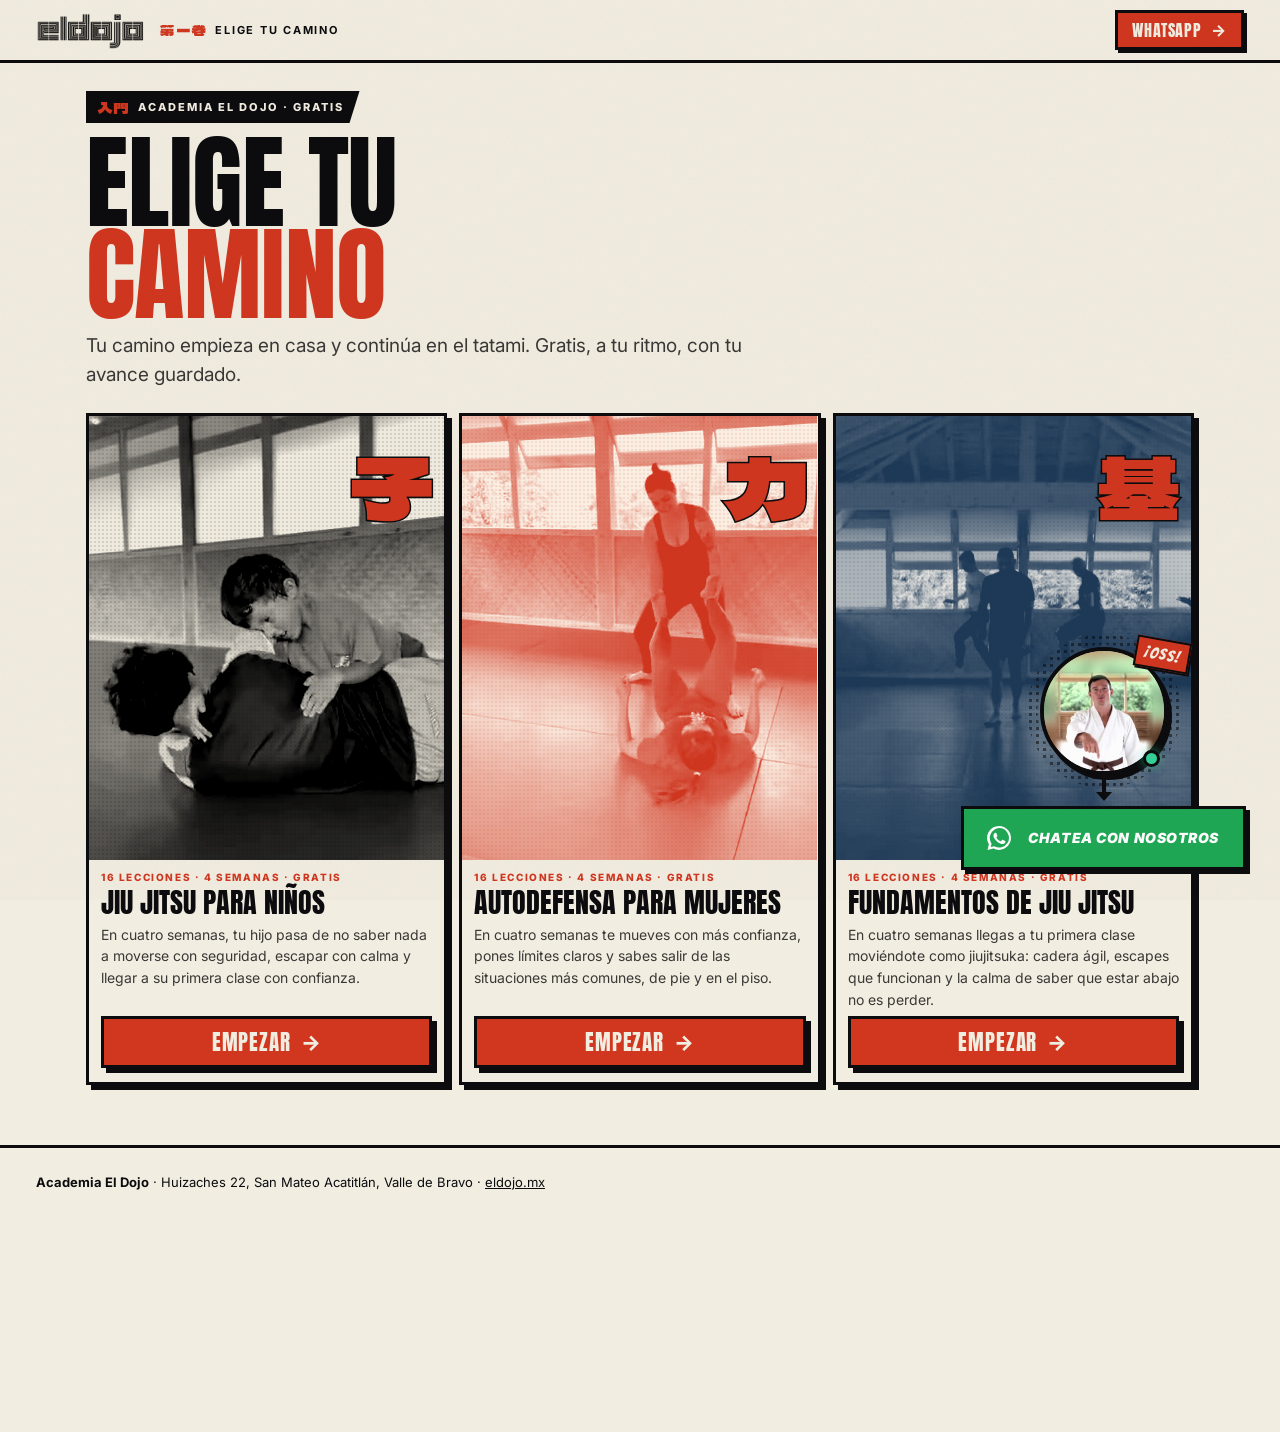
<file: academia/index.html>
<!DOCTYPE html>
<html lang="es"><head>
<meta charset="utf-8"><meta name="viewport" content="width=device-width, initial-scale=1, viewport-fit=cover">
<title>Academia El Dojo · Cursos gratis en casa</title><meta name="description" content="Tres cursos gratis para empezar jiu jitsu en casa: niños, mujeres y fundamentos. Tu avance se guarda. El Dojo, Valle de Bravo.">
<meta name="theme-color" content="#f2ede1"><link rel="canonical" href="https://eldojo.mx/academia/">
<meta property="og:title" content="Academia El Dojo · Cursos gratis en casa"><meta property="og:description" content="Tres cursos gratis para empezar jiu jitsu en casa: niños, mujeres y fundamentos. Tu avance se guarda. El Dojo, Valle de Bravo."><meta property="og:image" content="https://eldojo.mx/assets/og-eldojo-v2.jpg"><meta property="og:type" content="website">
<link rel="icon" href="../assets/logo.png"><link rel="preconnect" href="https://fonts.googleapis.com"><link rel="preconnect" href="https://fonts.gstatic.com" crossorigin><link href="https://fonts.googleapis.com/css2?family=Anton&family=Bangers&family=Dela+Gothic+One&family=Inter:wght@400;500;600;700;800;900&family=Kalam:wght@700&display=swap" rel="stylesheet">
<link rel="stylesheet" href="app.css?v=2026-10-07a">
</head>
<body>
<header class="nav"><a href="../" class="logo" aria-label="El Dojo — inicio"></a>
  <div class="nav__vol"><span class="jp" id="navJp" translate="no">第一巻</span><b id="navCh">Elige tu camino</b></div>
  <a class="btn" href="https://wa.me/5215547000332?text=Hola%2C%20tengo%20una%20pregunta%20sobre%20el%20curso." target="_blank" rel="noopener">WhatsApp <span class="arr">→</span></a>
  <i class="pbar" id="pbar"></i></header>
<main class="wrap" style="padding:28px var(--pad) 60px">
  <span class="tag"><span class="jp" translate="no">入門</span><span class="label">Academia El Dojo · Gratis</span></span>
  <h1 class="ttl" style="margin:14px 0 12px"><span class="ln">Elige tu</span><span class="ln"><em>camino</em></span></h1>
  <p class="lede" style="margin-bottom:24px">Tu camino empieza en casa y continúa en el tatami. Gratis, a tu ritmo, con tu avance guardado.</p>
  <div class="lessons" style="grid-template-columns:repeat(auto-fit,minmax(260px,1fr))"><a class="pn lc" href="../ninos/" style="position:relative">
      <div class="tone tone--plain" style="aspect-ratio:4/5"><video src="../assets/v/leon2.mp4" poster="../assets/v/leon2.jpg" autoplay muted loop playsinline preload="metadata"></video></div>
      <span class="jp" translate="no" style="position:absolute;right:10px;top:4px;font-size:84px;color:var(--red);-webkit-text-stroke:3px var(--ink);paint-order:stroke fill">子</span>
      <div class="lc__b"><span class="lc__n">16 lecciones · 4 semanas · gratis</span><span class="lc__t" style="font-size:28px">Jiu Jitsu para Niños</span><span style="font-size:14px;color:var(--ink-soft)">En cuatro semanas, tu hijo pasa de no saber nada a moverse con seguridad, escapar con calma y llegar a su primera clase con confianza.</span>
      <span class="btn" style="margin-top:auto">Empezar <span class="arr">→</span></span></div></a><a class="pn lc" href="../autodefensa-mujeres/" style="position:relative">
      <div class="tone tone--red" style="aspect-ratio:4/5"><video src="video/cover-mujeres.mp4" poster="video/cover-mujeres.jpg" autoplay muted loop playsinline preload="metadata"></video></div>
      <span class="jp" translate="no" style="position:absolute;right:10px;top:4px;font-size:84px;color:var(--red);-webkit-text-stroke:3px var(--ink);paint-order:stroke fill">力</span>
      <div class="lc__b"><span class="lc__n">16 lecciones · 4 semanas · gratis</span><span class="lc__t" style="font-size:28px">Autodefensa para Mujeres</span><span style="font-size:14px;color:var(--ink-soft)">En cuatro semanas te mueves con más confianza, pones límites claros y sabes salir de las situaciones más comunes, de pie y en el piso.</span>
      <span class="btn" style="margin-top:auto">Empezar <span class="arr">→</span></span></div></a><a class="pn lc" href="../fundamentos/" style="position:relative">
      <div class="tone tone--navy" style="aspect-ratio:4/5"><video src="../assets/v/warmup.mp4" poster="../assets/v/warmup.jpg" autoplay muted loop playsinline preload="metadata"></video></div>
      <span class="jp" translate="no" style="position:absolute;right:10px;top:4px;font-size:84px;color:var(--red);-webkit-text-stroke:3px var(--ink);paint-order:stroke fill">基</span>
      <div class="lc__b"><span class="lc__n">16 lecciones · 4 semanas · gratis</span><span class="lc__t" style="font-size:28px">Fundamentos de Jiu Jitsu</span><span style="font-size:14px;color:var(--ink-soft)">En cuatro semanas llegas a tu primera clase moviéndote como jiujitsuka: cadera ágil, escapes que funcionan y la calma de saber que estar abajo no es perder.</span>
      <span class="btn" style="margin-top:auto">Empezar <span class="arr">→</span></span></div></a></div>
</main>
<footer class="foot"><span><b>Academia El Dojo</b> · Huizaches 22, San Mateo Acatitlán, Valle de Bravo · <a href="../">eldojo.mx</a></span></footer>
<a class="chat" href="https://wa.me/5215547000332?text=Hola%2C%20estoy%20en%20el%20curso%20y%20tengo%20una%20pregunta." target="_blank" rel="noopener" aria-label="Chatea con nosotros por WhatsApp">
  <span class="chat__avatar"><span class="chat__media"><video src="../assets/whatsapp-coach-bubble.mp4" poster="../assets/whatsapp-coach-bubble.jpg" autoplay muted loop playsinline preload="auto" aria-hidden="true"></video></span><span class="chat__online" aria-hidden="true"></span></span>
  <span class="chat__stem" aria-hidden="true"></span>
  <span class="chat__btn"><svg viewBox="0 0 24 24" aria-hidden="true"><path d="M12.04 3.5a8.43 8.43 0 0 0-7.18 12.84L3.9 20.5l4.25-1.02a8.45 8.45 0 1 0 3.89-15.98Zm0 1.52a6.93 6.93 0 0 1 5.91 10.56 6.89 6.89 0 0 1-8.94 2.38l-.28-.15-2.54.61.58-2.47-.18-.3a6.91 6.91 0 0 1 5.45-10.63Zm-2.7 3.4c-.14 0-.36.05-.55.26-.19.2-.72.7-.72 1.72 0 1.01.74 1.99.84 2.13.1.13 1.43 2.29 3.54 3.12 1.75.69 2.11.55 2.49.52.38-.04 1.23-.5 1.4-.99.17-.48.17-.9.12-.99-.05-.08-.19-.13-.4-.24-.21-.1-1.23-.61-1.42-.68-.19-.07-.33-.1-.47.11-.14.21-.54.68-.66.82-.12.14-.24.16-.45.06-.21-.1-.88-.32-1.68-1.03-.62-.55-1.04-1.23-1.16-1.44-.12-.21-.01-.32.09-.43.09-.09.21-.24.31-.36.1-.12.14-.21.21-.35.07-.14.04-.26-.02-.36-.05-.11-.47-1.14-.65-1.56-.17-.41-.34-.35-.47-.36h-.4Z"/></svg><span>Chatea con nosotros</span></span></a>
</body></html>
</file>
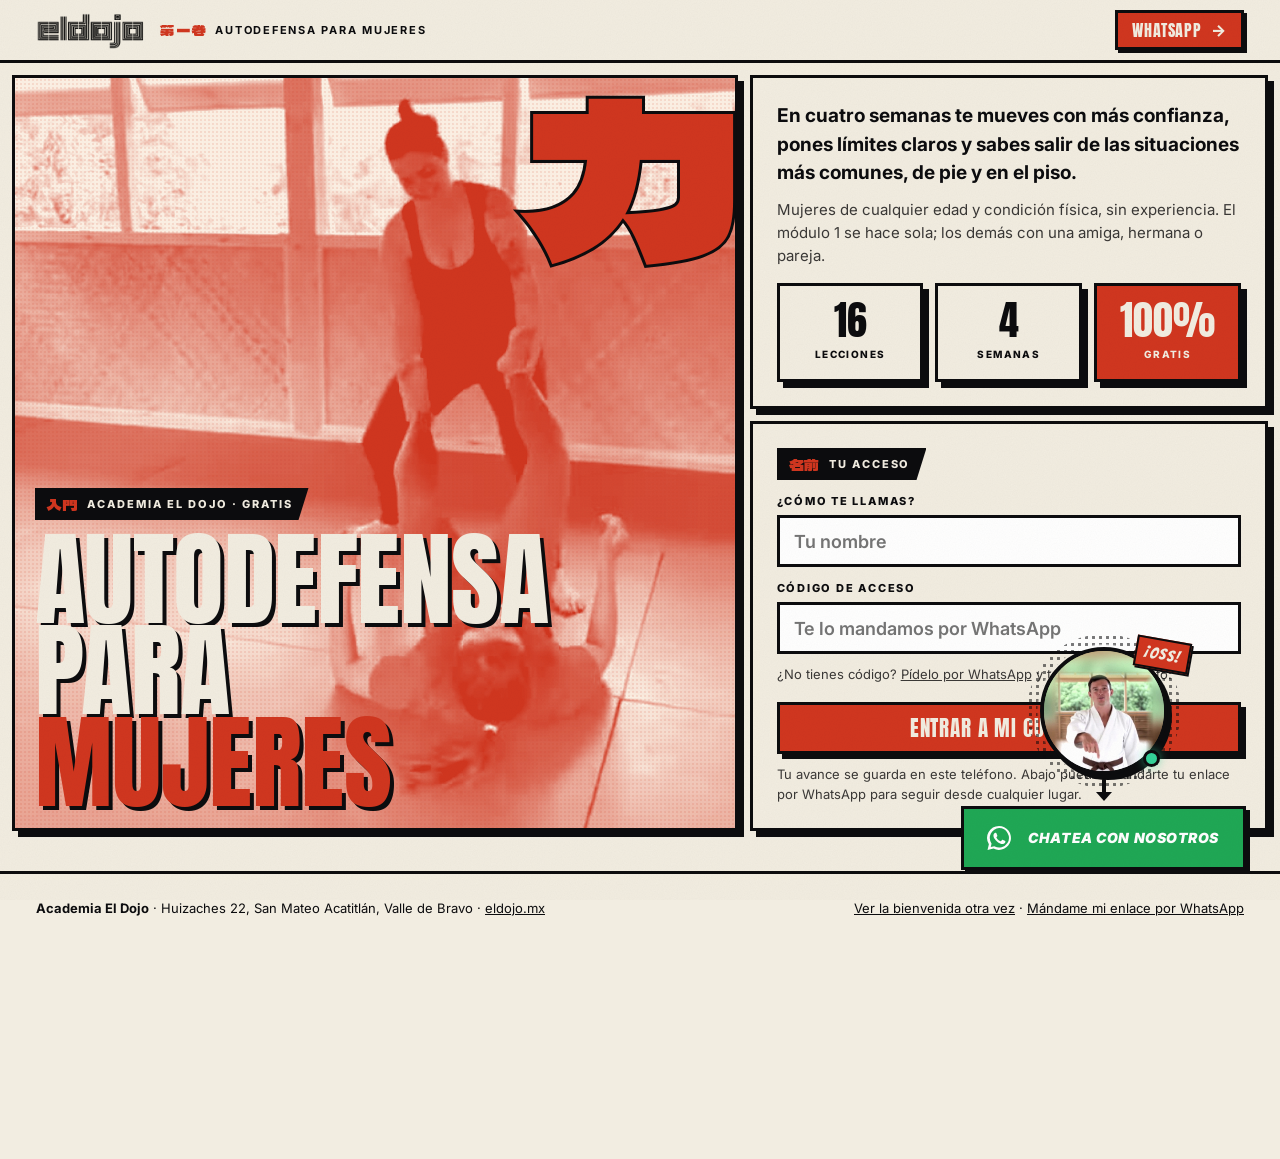
<file: autodefensa-mujeres/index.html>
<!DOCTYPE html>
<html lang="es"><head>
<meta charset="utf-8"><meta name="viewport" content="width=device-width, initial-scale=1, viewport-fit=cover">
<title>Autodefensa para Mujeres en Casa · Academia El Dojo</title><meta name="description" content="Curso gratis de autodefensa con jiu jitsu para mujeres: 16 lecciones para moverte con confianza, poner límites y sentirte fuerte. El Dojo, Valle de Bravo.">
<meta name="theme-color" content="#f2ede1"><link rel="canonical" href="https://eldojo.mx/autodefensa-mujeres/">
<meta property="og:title" content="Autodefensa para Mujeres en Casa · Academia El Dojo"><meta property="og:description" content="Curso gratis de autodefensa con jiu jitsu para mujeres: 16 lecciones para moverte con confianza, poner límites y sentirte fuerte. El Dojo, Valle de Bravo."><meta property="og:image" content="https://eldojo.mx/assets/og-eldojo-v2.jpg"><meta property="og:type" content="website">
<link rel="icon" href="../assets/logo.png"><link rel="preconnect" href="https://fonts.googleapis.com"><link rel="preconnect" href="https://fonts.gstatic.com" crossorigin><link href="https://fonts.googleapis.com/css2?family=Anton&family=Bangers&family=Dela+Gothic+One&family=Inter:wght@400;500;600;700;800;900&family=Kalam:wght@700&display=swap" rel="stylesheet">
<link rel="stylesheet" href="../academia/app.css?v=2026-10-07a">
</head>
<body data-path="mujeres" data-root="../">
<header class="nav"><a href="../" class="logo" aria-label="El Dojo — inicio"></a>
  <div class="nav__vol"><span class="jp" id="navJp" translate="no">第一巻</span><b id="navCh">Academia</b></div>
  <a class="btn" href="https://wa.me/5215547000332?text=Hola%2C%20tengo%20una%20pregunta%20sobre%20el%20curso." target="_blank" rel="noopener">WhatsApp <span class="arr">→</span></a>
  <i class="pbar" id="pbar"></i></header>
<main id="app"></main>
<div class="gate" id="gate" aria-label="Video de bienvenida"><div class="gate__in">
  <div class="gate__head"><span class="tag"><span class="jp" translate="no">歓迎</span><span class="label">Bienvenida · Un mensaje de Jessica para ti</span></span>
    <h2 class="h2">Antes de <em>empezar</em></h2></div>
  <div class="gate__vid"><video playsinline preload="auto" poster="../academia/video/poster-mujeres.jpg"></video>
    <button class="gate__play" aria-label="Reproducir la bienvenida"><span><svg viewBox="0 0 24 24"><path d="M6 4l15 8-15 8z"/></svg></span></button>
    <button class="gate__mute" aria-label="Sonido">🔊</button><div class="gate__bar"><i></i></div></div>
  <div class="gate__foot"><p class="gate__lock">Mira el video completo para entrar</p>
    <button class="btn" id="gateGo" disabled>¡Entrar a mi curso! <span class="arr">→</span></button>
    <a href="#" class="gate__skip">¿El video no carga? Entra aquí</a></div>
</div></div>
<div class="modal" id="modal"></div>
<footer class="foot"><span><b>Academia El Dojo</b> · Huizaches 22, San Mateo Acatitlán, Valle de Bravo · <a href="../">eldojo.mx</a></span>
  <span><a href="#" id="replayGate">Ver la bienvenida otra vez</a> · <a href="#" id="myLink" target="_blank" rel="noopener">Mándame mi enlace por WhatsApp</a></span></footer>
<a class="chat" href="https://wa.me/5215547000332?text=Hola%2C%20estoy%20en%20el%20curso%20y%20tengo%20una%20pregunta." target="_blank" rel="noopener" aria-label="Chatea con nosotros por WhatsApp">
  <span class="chat__avatar"><span class="chat__media"><video src="../assets/whatsapp-coach-bubble.mp4" poster="../assets/whatsapp-coach-bubble.jpg" autoplay muted loop playsinline preload="auto" aria-hidden="true"></video></span><span class="chat__online" aria-hidden="true"></span></span>
  <span class="chat__stem" aria-hidden="true"></span>
  <span class="chat__btn"><svg viewBox="0 0 24 24" aria-hidden="true"><path d="M12.04 3.5a8.43 8.43 0 0 0-7.18 12.84L3.9 20.5l4.25-1.02a8.45 8.45 0 1 0 3.89-15.98Zm0 1.52a6.93 6.93 0 0 1 5.91 10.56 6.89 6.89 0 0 1-8.94 2.38l-.28-.15-2.54.61.58-2.47-.18-.3a6.91 6.91 0 0 1 5.45-10.63Zm-2.7 3.4c-.14 0-.36.05-.55.26-.19.2-.72.7-.72 1.72 0 1.01.74 1.99.84 2.13.1.13 1.43 2.29 3.54 3.12 1.75.69 2.11.55 2.49.52.38-.04 1.23-.5 1.4-.99.17-.48.17-.9.12-.99-.05-.08-.19-.13-.4-.24-.21-.1-1.23-.61-1.42-.68-.19-.07-.33-.1-.47.11-.14.21-.54.68-.66.82-.12.14-.24.16-.45.06-.21-.1-.88-.32-1.68-1.03-.62-.55-1.04-1.23-1.16-1.44-.12-.21-.01-.32.09-.43.09-.09.21-.24.31-.36.1-.12.14-.21.21-.35.07-.14.04-.26-.02-.36-.05-.11-.47-1.14-.65-1.56-.17-.41-.34-.35-.47-.36h-.4Z"/></svg><span>Chatea con nosotros</span></span></a>
<script src="../academia/config.js?v=2026-10-15a"></script><script src="../academia/app.js?v=2026-10-15a"></script>
</body></html>
</file>
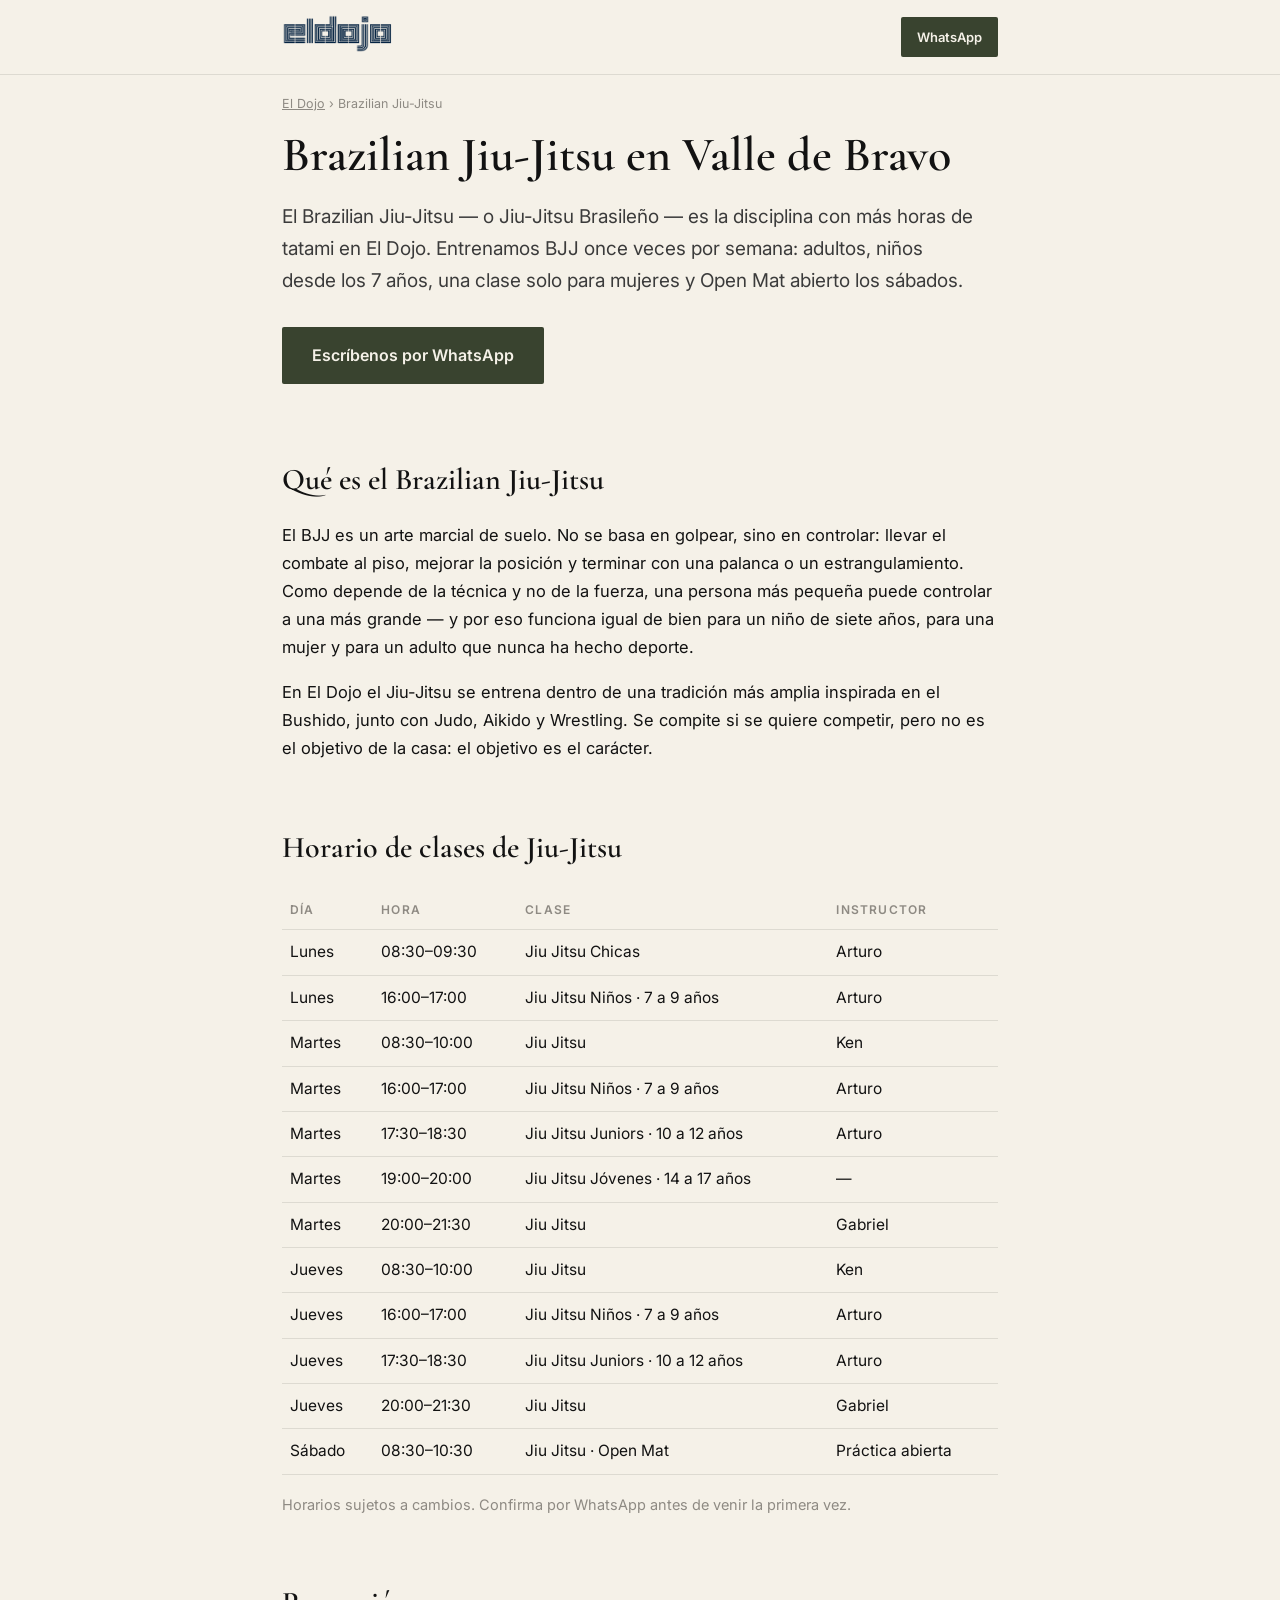
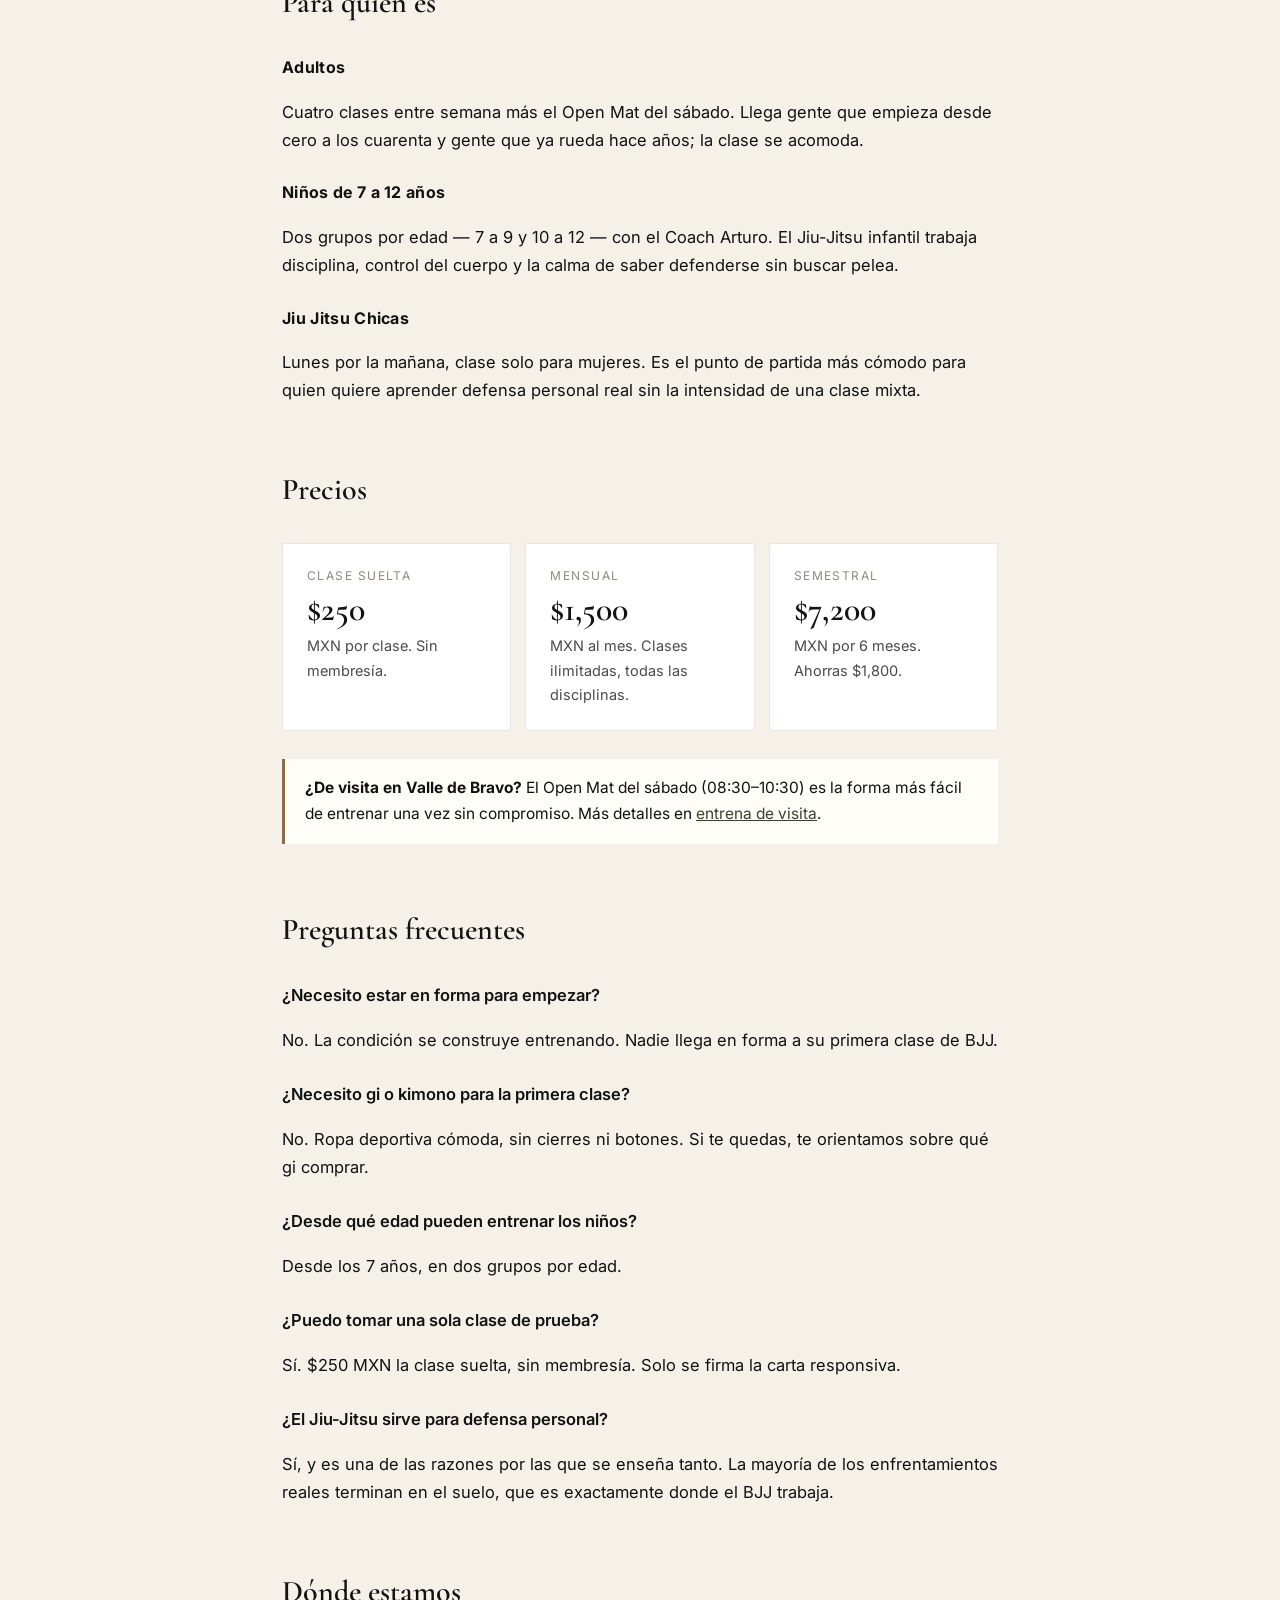
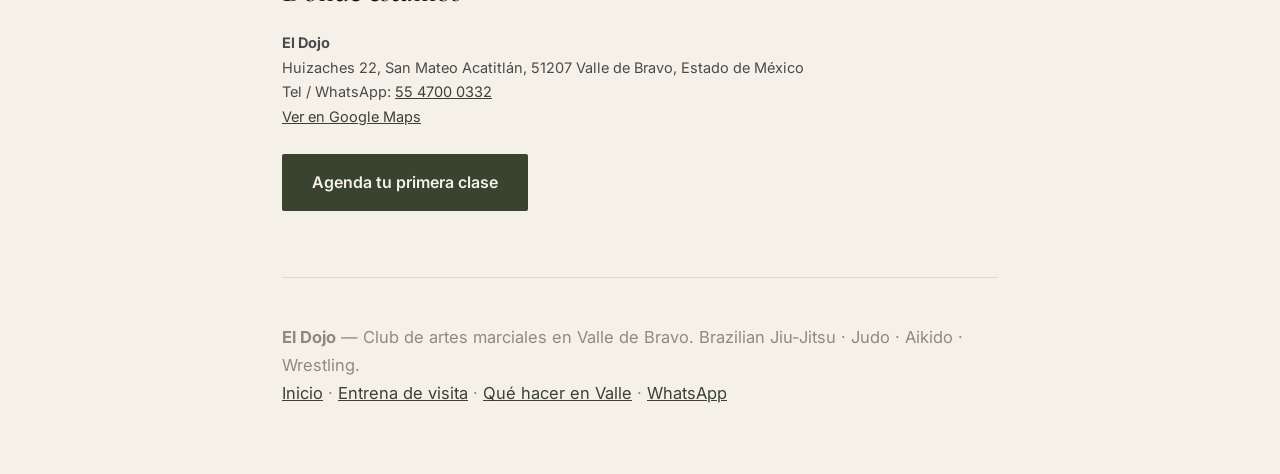
<file: brazilian-jiu-jitsu/index.html>
<!doctype html>
<html lang="es">
  <head>
    <meta charset="utf-8" />
    <meta name="viewport" content="width=device-width, initial-scale=1" />
    <title>Brazilian Jiu-Jitsu en Valle de Bravo — clases BJJ para niños y adultos | El Dojo</title>
    <meta name="description" content="Clases de Brazilian Jiu-Jitsu (Jiu-Jitsu Brasileño) en Valle de Bravo. BJJ para adultos, niños desde 7 años y Jiu Jitsu Chicas. Open Mat los sábados. Primera clase $250 MXN, sin membresía." />
    <link rel="canonical" href="https://eldojo.mx/brazilian-jiu-jitsu/" />
    <meta name="robots" content="index, follow, max-image-preview:large" />
    <meta property="og:type" content="website" />
    <meta property="og:locale" content="es_MX" />
    <meta property="og:site_name" content="El Dojo" />
    <meta property="og:title" content="Brazilian Jiu-Jitsu en Valle de Bravo — El Dojo" />
    <meta property="og:description" content="Clases de BJJ para adultos, niños y mujeres en Valle de Bravo. Open Mat los sábados. Primera clase $250 MXN." />
    <meta property="og:url" content="https://eldojo.mx/brazilian-jiu-jitsu/" />
    <meta property="og:image" content="https://eldojo.mx/assets/dojo-group-hero.webp" />
    <link rel="preconnect" href="https://fonts.googleapis.com" />
    <link rel="preconnect" href="https://fonts.gstatic.com" crossorigin />
    <link href="https://fonts.googleapis.com/css2?family=Cormorant+Garamond:wght@500;600;700&family=Inter:wght@400;500;600;700&display=swap" rel="stylesheet" />
    <script async src="https://www.googletagmanager.com/gtag/js?id=G-1GHSK2H613"></script>
    <script>
      window.dataLayer = window.dataLayer || [];
      function gtag(){dataLayer.push(arguments);}
      gtag('js', new Date());
      gtag('config', 'G-1GHSK2H613');
      document.addEventListener('DOMContentLoaded', function () {
        document.querySelectorAll('a[href*="wa.me"]').forEach(function (el) {
          el.addEventListener('click', function () {
            gtag('event', 'contacto_whatsapp', { method: 'whatsapp', origen: 'brazilian-jiu-jitsu' });
          });
        });
      });
    </script>
    <script type="application/ld+json">
    {
      "@context": "https://schema.org",
      "@graph": [
        {
          "@type": "Service",
          "name": "Clases de Brazilian Jiu-Jitsu (BJJ)",
          "alternateName": ["Jiu-Jitsu Brasileño", "Brazilian Jiu Jitsu", "BJJ", "Jiu Jitsu"],
          "serviceType": "Clases de Brazilian Jiu-Jitsu",
          "provider": {
            "@type": "SportsActivityLocation",
            "name": "El Dojo",
            "@id": "https://eldojo.mx/#dojo",
            "url": "https://eldojo.mx/",
            "telephone": "+52-1-55-4700-0332",
            "address": {
              "@type": "PostalAddress",
              "streetAddress": "Huizaches 22",
              "addressLocality": "San Mateo Acatitlán, Valle de Bravo",
              "postalCode": "51207",
              "addressRegion": "Estado de México",
              "addressCountry": "MX"
            },
            "geo": {"@type": "GeoCoordinates", "latitude": 19.1941355, "longitude": -100.0982123}
          },
          "areaServed": [
            {"@type": "City", "name": "Valle de Bravo"},
            {"@type": "City", "name": "Avándaro"}
          ],
          "audience": [
            {"@type": "Audience", "audienceType": "Adultos"},
            {"@type": "Audience", "audienceType": "Niños de 7 a 12 años"},
            {"@type": "Audience", "audienceType": "Mujeres"}
          ],
          "offers": [
            {"@type": "Offer", "name": "Clase suelta", "price": "250", "priceCurrency": "MXN"},
            {"@type": "Offer", "name": "Mensualidad", "price": "1500", "priceCurrency": "MXN"},
            {"@type": "Offer", "name": "Semestral", "price": "7200", "priceCurrency": "MXN"}
          ]
        },
        {
          "@type": "BreadcrumbList",
          "itemListElement": [
            {"@type": "ListItem", "position": 1, "name": "El Dojo", "item": "https://eldojo.mx/"},
            {"@type": "ListItem", "position": 2, "name": "Brazilian Jiu-Jitsu"}
          ]
        },
        {
          "@type": "FAQPage",
          "mainEntity": [
            {"@type": "Question", "name": "¿Qué es el Brazilian Jiu-Jitsu?",
             "acceptedAnswer": {"@type": "Answer", "text": "El Brazilian Jiu-Jitsu (BJJ o Jiu-Jitsu Brasileño) es un arte marcial de suelo basado en el control del cuerpo, las palancas y los estrangulamientos. No depende de la fuerza ni de los golpes, por eso una persona más pequeña puede controlar a una más grande usando técnica y posición."}},
            {"@type": "Question", "name": "¿Necesito estar en forma para empezar BJJ?",
             "acceptedAnswer": {"@type": "Answer", "text": "No. La condición física se construye entrenando. En El Dojo llega gente que no ha hecho deporte en años y gente que compite; las clases se ajustan al nivel de cada quien."}},
            {"@type": "Question", "name": "¿Desde qué edad pueden entrenar los niños?",
             "acceptedAnswer": {"@type": "Answer", "text": "Desde los 7 años. Tenemos Jiu Jitsu niños de 7 a 9 años y Jiu Jitsu Jrs de 10 a 12 años, ambos con el Coach Arturo."}},
            {"@type": "Question", "name": "¿Necesito gi o kimono para la primera clase?",
             "acceptedAnswer": {"@type": "Answer", "text": "No. Para la primera clase basta con ropa deportiva cómoda sin cierres ni botones. Si decides quedarte, te orientamos sobre qué gi comprar."}},
            {"@type": "Question", "name": "¿Puedo tomar una sola clase de prueba?",
             "acceptedAnswer": {"@type": "Answer", "text": "Sí. La clase suelta cuesta $250 MXN y no requiere membresía. Solo se necesita firmar la carta responsiva."}},
            {"@type": "Question", "name": "¿Qué es el Open Mat de los sábados?",
             "acceptedAnswer": {"@type": "Answer", "text": "Es una práctica abierta de Jiu Jitsu los sábados de 08:30 a 10:30. No hay clase dirigida: se entrena libre, se hacen rondas y se resuelven dudas. Es la puerta de entrada más fácil si vienes de visita a Valle de Bravo."}}
          ]
        }
      ]
    }
    </script>
    <style>
      :root { --ink:#121212; --paper:#f5f1e8; --stone:#8e8a83; --wood:#8b6b4a; --moss-dark:#39432f; --seal:#8e2c2c; --soft-line:rgba(18,18,18,.1);
        --serif:"Cormorant Garamond",Georgia,serif; --sans:"Inter",system-ui,sans-serif; }
      * { box-sizing:border-box; }
      body { margin:0; background:var(--paper); color:var(--ink); font-family:var(--sans); line-height:1.7; -webkit-font-smoothing:antialiased; }
      .wrap { max-width:760px; margin:0 auto; padding:0 22px; }
      header.bar { border-bottom:1px solid var(--soft-line); background:var(--paper); position:sticky; top:0; z-index:10; }
      header.bar .wrap { display:flex; align-items:center; justify-content:space-between; padding:14px 22px; }
      header.bar img { height:38px; }
      header.bar a.cta { font-size:13px; font-weight:600; text-decoration:none; color:var(--paper); background:var(--moss-dark); padding:9px 16px; border-radius:2px; }
      .crumb { font-size:12.5px; color:var(--stone); padding:18px 0 0; } .crumb a{color:var(--stone);}
      h1 { font-family:var(--serif); font-size:clamp(32px,5.4vw,48px); line-height:1.1; font-weight:600; margin:.3em 0 .25em; }
      .standfirst { font-size:19px; color:#3b3b3b; max-width:58ch; }
      h2 { font-family:var(--serif); font-size:clamp(23px,3.3vw,30px); font-weight:600; margin:2em 0 .4em; }
      h3 { font-family:var(--sans); font-size:16px; letter-spacing:.02em; margin:1.6em 0 .3em; }
      p,li { font-size:16.5px; } ul{padding-left:1.15em;} li{margin:.5em 0;}
      .price-row { display:grid; grid-template-columns:1fr 1fr 1fr; gap:14px; margin:28px 0; }
      .price { background:#fff; border:1px solid var(--soft-line); border-radius:3px; padding:22px 24px; }
      .price .n { font-family:var(--serif); font-size:34px; font-weight:600; line-height:1; }
      .price .l { font-size:12px; letter-spacing:.12em; text-transform:uppercase; color:var(--stone); margin-bottom:.5em; }
      .price p { font-size:14.5px; color:#4a4a4a; margin:.5em 0 0; }
      @media(max-width:560px){ .price-row{grid-template-columns:1fr;} }
      table { width:100%; border-collapse:collapse; margin:18px 0; font-size:15.5px; }
      th,td { text-align:left; padding:9px 8px; border-bottom:1px solid var(--soft-line); }
      th { font-size:12px; letter-spacing:.1em; text-transform:uppercase; color:var(--stone); font-weight:600; }
      .wa { display:inline-block; background:var(--moss-dark); color:var(--paper); text-decoration:none; font-weight:600; font-size:16px; padding:15px 30px; border-radius:2px; margin:10px 0; }
      .note { border-left:3px solid var(--wood); background:#fffdf8; padding:16px 20px; margin:26px 0; font-size:15.5px; }
      .faq-q { font-weight:600; margin:1.6em 0 .2em; font-size:16.5px; }
      footer { border-top:1px solid var(--soft-line); margin-top:56px; padding:28px 0 50px; font-size:14px; color:var(--stone); }
      a { color:var(--moss-dark); }
      .nap { font-size:14.5px; color:#4a4a4a; }
    </style>
  </head>
  <body>
    <header class="bar">
      <div class="wrap">
        <a href="/"><img src="/assets/el-dojo-logo-geometric-navy.png" alt="El Dojo — Valle de Bravo" /></a>
        <a class="cta" href="https://wa.me/5215547000332?text=Hola%20Coach%20Arturo%2C%20me%20interesa%20el%20Brazilian%20Jiu-Jitsu%20en%20El%20Dojo.">WhatsApp</a>
      </div>
    </header>

    <div class="wrap">
      <div class="crumb"><a href="/">El Dojo</a> › Brazilian Jiu-Jitsu</div>

      <h1>Brazilian Jiu-Jitsu en Valle de Bravo</h1>
      <p class="standfirst">
        El Brazilian Jiu-Jitsu — o Jiu-Jitsu Brasileño — es la disciplina con más horas de tatami en El Dojo.
        Entrenamos BJJ once veces por semana: adultos, niños desde los 7 años, una clase solo para mujeres
        y Open Mat abierto los sábados.
      </p>

      <a class="wa" href="https://wa.me/5215547000332?text=Hola%20Coach%20Arturo%2C%20me%20interesa%20el%20Brazilian%20Jiu-Jitsu%20en%20El%20Dojo.">Escríbenos por WhatsApp</a>

      <h2>Qué es el Brazilian Jiu-Jitsu</h2>
      <p>
        El BJJ es un arte marcial de suelo. No se basa en golpear, sino en controlar: llevar el combate al piso,
        mejorar la posición y terminar con una palanca o un estrangulamiento. Como depende de la técnica y no de
        la fuerza, una persona más pequeña puede controlar a una más grande — y por eso funciona igual de bien
        para un niño de siete años, para una mujer y para un adulto que nunca ha hecho deporte.
      </p>
      <p>
        En El Dojo el Jiu-Jitsu se entrena dentro de una tradición más amplia inspirada en el Bushido, junto con
        Judo, Aikido y Wrestling. Se compite si se quiere competir, pero no es el objetivo de la casa: el
        objetivo es el carácter.
      </p>

      <h2>Horario de clases de Jiu-Jitsu</h2>
      <table>
        <thead><tr><th>Día</th><th>Hora</th><th>Clase</th><th>Instructor</th></tr></thead>
        <tbody>
          <!-- horario:bjj:start -->
          <tr><td>Lunes</td><td>08:30–09:30</td><td>Jiu Jitsu Chicas</td><td>Arturo</td></tr>
          <tr><td>Lunes</td><td>16:00–17:00</td><td>Jiu Jitsu Niños · 7 a 9 años</td><td>Arturo</td></tr>
          <tr><td>Martes</td><td>08:30–10:00</td><td>Jiu Jitsu</td><td>Ken</td></tr>
          <tr><td>Martes</td><td>16:00–17:00</td><td>Jiu Jitsu Niños · 7 a 9 años</td><td>Arturo</td></tr>
          <tr><td>Martes</td><td>17:30–18:30</td><td>Jiu Jitsu Juniors · 10 a 12 años</td><td>Arturo</td></tr>
          <tr><td>Martes</td><td>19:00–20:00</td><td>Jiu Jitsu Jóvenes · 14 a 17 años</td><td>—</td></tr>
          <tr><td>Martes</td><td>20:00–21:30</td><td>Jiu Jitsu</td><td>Gabriel</td></tr>
          <tr><td>Jueves</td><td>08:30–10:00</td><td>Jiu Jitsu</td><td>Ken</td></tr>
          <tr><td>Jueves</td><td>16:00–17:00</td><td>Jiu Jitsu Niños · 7 a 9 años</td><td>Arturo</td></tr>
          <tr><td>Jueves</td><td>17:30–18:30</td><td>Jiu Jitsu Juniors · 10 a 12 años</td><td>Arturo</td></tr>
          <tr><td>Jueves</td><td>20:00–21:30</td><td>Jiu Jitsu</td><td>Gabriel</td></tr>
          <tr><td>Sábado</td><td>08:30–10:30</td><td>Jiu Jitsu · Open Mat</td><td>Práctica abierta</td></tr>
          <!-- horario:bjj:end -->
        </tbody>
      </table>
      <p style="font-size:14.5px;color:var(--stone);">Horarios sujetos a cambios. Confirma por WhatsApp antes de venir la primera vez.</p>

      <h2>Para quién es</h2>
      <h3>Adultos</h3>
      <p>Cuatro clases entre semana más el Open Mat del sábado. Llega gente que empieza desde cero a los cuarenta y gente que ya rueda hace años; la clase se acomoda.</p>
      <h3>Niños de 7 a 12 años</h3>
      <p>Dos grupos por edad — 7 a 9 y 10 a 12 — con el Coach Arturo. El Jiu-Jitsu infantil trabaja disciplina, control del cuerpo y la calma de saber defenderse sin buscar pelea.</p>
      <h3>Jiu Jitsu Chicas</h3>
      <p>Lunes por la mañana, clase solo para mujeres. Es el punto de partida más cómodo para quien quiere aprender defensa personal real sin la intensidad de una clase mixta.</p>

      <h2>Precios</h2>
      <div class="price-row">
        <div class="price"><div class="l">Clase suelta</div><div class="n">$250</div><p>MXN por clase. Sin membresía.</p></div>
        <div class="price"><div class="l">Mensual</div><div class="n">$1,500</div><p>MXN al mes. Clases ilimitadas, todas las disciplinas.</p></div>
        <div class="price"><div class="l">Semestral</div><div class="n">$7,200</div><p>MXN por 6 meses. Ahorras $1,800.</p></div>
      </div>

      <div class="note">
        <strong>¿De visita en Valle de Bravo?</strong> El Open Mat del sábado (08:30–10:30) es la forma más
        fácil de entrenar una vez sin compromiso. Más detalles en <a href="/entrena-de-visita/">entrena de visita</a>.
      </div>

      <h2>Preguntas frecuentes</h2>
      <p class="faq-q">¿Necesito estar en forma para empezar?</p>
      <p>No. La condición se construye entrenando. Nadie llega en forma a su primera clase de BJJ.</p>
      <p class="faq-q">¿Necesito gi o kimono para la primera clase?</p>
      <p>No. Ropa deportiva cómoda, sin cierres ni botones. Si te quedas, te orientamos sobre qué gi comprar.</p>
      <p class="faq-q">¿Desde qué edad pueden entrenar los niños?</p>
      <p>Desde los 7 años, en dos grupos por edad.</p>
      <p class="faq-q">¿Puedo tomar una sola clase de prueba?</p>
      <p>Sí. $250 MXN la clase suelta, sin membresía. Solo se firma la carta responsiva.</p>
      <p class="faq-q">¿El Jiu-Jitsu sirve para defensa personal?</p>
      <p>Sí, y es una de las razones por las que se enseña tanto. La mayoría de los enfrentamientos reales terminan en el suelo, que es exactamente donde el BJJ trabaja.</p>

      <h2>Dónde estamos</h2>
      <p class="nap">
        <strong>El Dojo</strong><br />
        Huizaches 22, San Mateo Acatitlán, 51207 Valle de Bravo, Estado de México<br />
        Tel / WhatsApp: <a href="https://wa.me/5215547000332">55 4700 0332</a><br />
        <a href="https://www.google.com/maps/place/?q=place_id:ChIJZXeWsyxlzYUR3f18o4SHrCs">Ver en Google Maps</a>
      </p>

      <a class="wa" href="https://wa.me/5215547000332?text=Hola%20Coach%20Arturo%2C%20me%20interesa%20el%20Brazilian%20Jiu-Jitsu%20en%20El%20Dojo.">Agenda tu primera clase</a>

      <footer>
        <p><strong>El Dojo</strong> — Club de artes marciales en Valle de Bravo. Brazilian Jiu-Jitsu · Judo · Aikido · Wrestling.<br />
        <a href="/">Inicio</a> · <a href="/entrena-de-visita/">Entrena de visita</a> · <a href="/guias/que-hacer-en-valle-de-bravo/">Qué hacer en Valle</a> · <a href="https://wa.me/5215547000332">WhatsApp</a></p>
      </footer>
    </div>
  </body>
</html>
</file>
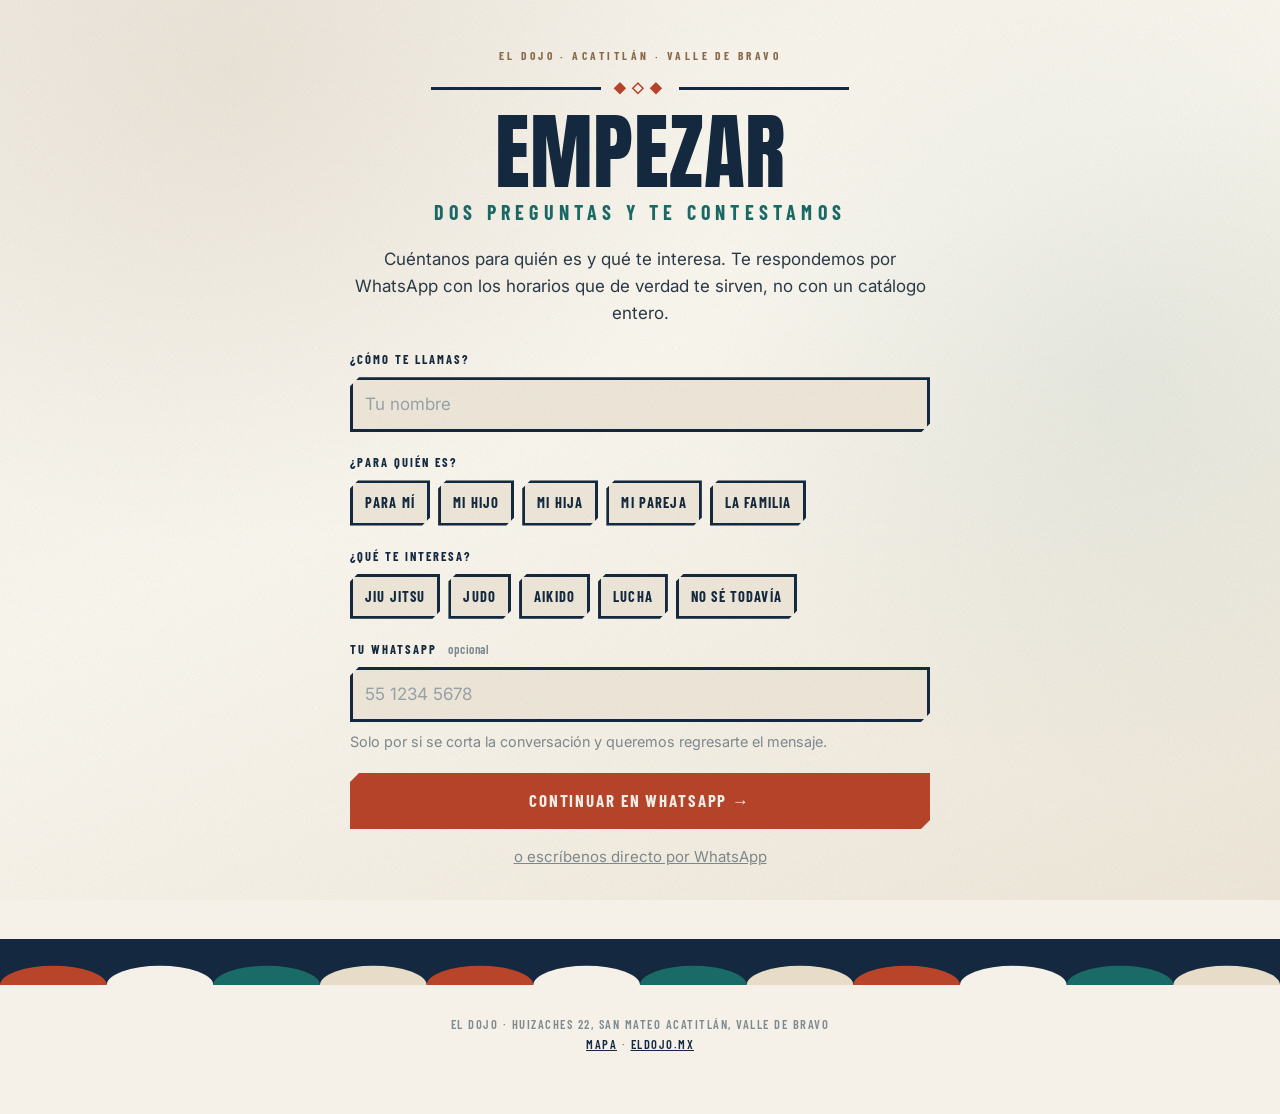
<file: empezar/index.html>
<!DOCTYPE html>
<html lang="es">
<head>
<meta charset="utf-8">
<meta name="viewport" content="width=device-width, initial-scale=1, viewport-fit=cover">
<meta name="theme-color" content="#14293f">
<title>Empezar en El Dojo</title>
<meta name="description" content="Cuéntanos para quién es y qué te interesa. Te contestamos por WhatsApp con los horarios que te sirven.">
<link rel="preconnect" href="https://fonts.googleapis.com">
<link rel="preconnect" href="https://fonts.gstatic.com" crossorigin>
<link rel="stylesheet" href="https://fonts.googleapis.com/css2?family=Anton&family=Barlow+Condensed:wght@600;700&family=Inter:wght@400;500;600;700&display=swap">
<style>
:root{
  --ink:#16202b; --navy:#14293f; --rust:#b8442a; --teal:#1a6a67;
  --paper:#f5f1e8; --paper-2:#efe8da; --paper-3:#e6dcc7;
  --wood:#8b6b4a; --stone:#7f8a8f;
  --line:rgba(20,41,63,.22); --soft:rgba(20,41,63,.10);
  --display:"Anton","Haettenschweiler","Arial Narrow",sans-serif;
  --cond:"Barlow Condensed","Arial Narrow",sans-serif;
  --sans:"Inter",system-ui,-apple-system,sans-serif;
  --notch:10px;
}
*{box-sizing:border-box}
html{scroll-behavior:smooth;scroll-padding-top:96px}
@media (prefers-reduced-motion:reduce){html{scroll-behavior:auto}*{animation:none!important;transition:none!important}}
body{margin:0;color:var(--ink);font-family:var(--sans);font-size:16.5px;line-height:1.6;
  background:var(--paper);
  background-image:
    radial-gradient(circle at 18% 8%, rgba(139,107,74,.10), transparent 30rem),
    radial-gradient(circle at 88% 42%, rgba(26,106,103,.07), transparent 26rem),
    linear-gradient(155deg,var(--paper),#fbf8f0 44%,var(--paper-2));
  background-attachment:fixed;-webkit-font-smoothing:antialiased}
.grain{position:fixed;inset:0;z-index:60;pointer-events:none;opacity:.30;mix-blend-mode:multiply;
  background-image:url("data:image/svg+xml;utf8,<svg xmlns='http://www.w3.org/2000/svg' width='180' height='180'><filter id='n'><feTurbulence type='fractalNoise' baseFrequency='.86' numOctaves='3'/></filter><rect width='180' height='180' filter='url(%23n)' opacity='.45'/></svg>")}
a{color:inherit}
:focus-visible{outline:3px solid var(--rust);outline-offset:2px}
.shell{max-width:980px;margin:0 auto;padding:0 20px 40px}

/* ---------- display type ---------- */
h1,h2,h3,.dz{font-family:var(--display);font-weight:400;letter-spacing:.005em;text-wrap:balance;
  text-transform:uppercase;line-height:.94;margin:0}
.lab{font-family:var(--cond);font-weight:700;text-transform:uppercase;letter-spacing:.12em;line-height:1}

/* ---------- notched plaque ---------- */
.plaque{--c:var(--navy);position:relative;background:var(--paper-2);
  clip-path:polygon(var(--notch) 0,calc(100% - var(--notch)) 0,100% var(--notch),
    100% calc(100% - var(--notch)),calc(100% - var(--notch)) 100%,var(--notch) 100%,
    0 calc(100% - var(--notch)),0 var(--notch));
  box-shadow:inset 0 0 0 3px var(--c)}
.plaque-in{padding:16px 18px}

/* ---------- top bar ---------- */
.bar{position:sticky;top:0;z-index:40;background:var(--navy);color:var(--paper);
  border-bottom:4px solid var(--rust)}
.bar .in{max-width:980px;margin:0 auto;padding:9px 20px;display:flex;align-items:center;gap:14px}
.bar .mk{font-family:var(--cond);font-weight:700;font-size:12px;letter-spacing:.28em;
  text-transform:uppercase;white-space:nowrap;opacity:.9}
.bar .sp{flex:1;min-width:0}
.pbar{height:9px;background:rgba(245,241,232,.20);position:relative;overflow:hidden;
  border:1px solid rgba(245,241,232,.35)}
.pbar i{position:absolute;inset:0 auto 0 0;width:0%;background:var(--teal);
  transition:width .35s cubic-bezier(.2,.8,.2,1);display:block}
.pnum{font-family:var(--cond);font-weight:700;font-size:12.5px;letter-spacing:.1em;
  white-space:nowrap;text-transform:uppercase}
.wa-mini{display:inline-flex;align-items:center;gap:6px;background:var(--teal);color:#fff;
  font-family:var(--cond);font-weight:700;font-size:12.5px;letter-spacing:.1em;text-transform:uppercase;
  padding:7px 12px;text-decoration:none;white-space:nowrap;border:2px solid rgba(245,241,232,.25)}
.wa-mini:hover{background:#1f8079}
@media(max-width:700px){.bar .mk{display:none}.wa-mini span{display:none}.wa-mini{padding:7px 9px}}

/* ---------- cover ---------- */
.cover{padding:34px 0 8px;text-align:center}
.crest{font-family:var(--cond);font-weight:700;font-size:11.5px;letter-spacing:.3em;
  text-transform:uppercase;color:var(--wood)}
.rule-d{display:flex;align-items:center;gap:12px;justify-content:center;margin:14px 0}
.rule-d::before,.rule-d::after{content:"";height:3px;background:var(--navy);flex:1;max-width:170px}
.rule-d b{color:var(--rust);font-size:13px;letter-spacing:.32em}
.cover h1{font-size:clamp(42px,9.2vw,84px);color:var(--navy);margin:6px 0 4px}
.cover h1 em{font-style:normal;color:var(--rust)}
.cover .sub{font-family:var(--cond);font-weight:700;font-size:clamp(15px,2.6vw,20px);
  letter-spacing:.26em;text-transform:uppercase;color:var(--teal);margin:0 0 18px}
.cover .lede{max-width:60ch;margin:0 auto 22px;font-size:17px;color:#2c3a46;text-align:left}
.facts{display:grid;grid-template-columns:repeat(auto-fit,minmax(140px,1fr));gap:10px;
  max-width:760px;margin:0 auto}
.fx{--c:var(--teal)}
.fx .plaque-in{padding:12px 10px;text-align:center}
.fx dt{font-family:var(--cond);font-weight:700;font-size:10.5px;letter-spacing:.16em;
  text-transform:uppercase;color:var(--stone);margin:0 0 3px}
.fx dd{margin:0;font-family:var(--display);text-transform:uppercase;font-size:19px;color:var(--navy);line-height:1.05}

/* ---------- section head ---------- */
.sh{margin:44px 0 18px;text-align:center}
.sh h2{font-size:clamp(25px,4.6vw,40px);color:var(--navy)}
.sh p{max-width:62ch;margin:9px auto 0;color:#3a4650}

/* ---------- track switch ---------- */
.tracks{display:flex;gap:0;justify-content:center;margin:6px auto 26px;max-width:560px;
  border:3px solid var(--navy);background:var(--paper-2)}
.tracks button{flex:1;appearance:none;border:0;background:transparent;cursor:pointer;
  font-family:var(--cond);font-weight:700;font-size:15px;letter-spacing:.12em;text-transform:uppercase;
  padding:12px 8px;color:var(--navy);line-height:1.15}
.tracks button+button{border-left:3px solid var(--navy)}
.tracks button[aria-pressed="true"]{background:var(--navy);color:var(--paper)}
.tracks button small{display:block;font-size:11px;letter-spacing:.06em;opacity:.72;font-weight:600}

/* ---------- calendar ---------- */
.cal{display:grid;grid-template-columns:repeat(auto-fit,minmax(214px,1fr));gap:12px}
.wk{--c:var(--navy);text-decoration:none;display:block;color:inherit}
.wk:nth-child(2){--c:var(--rust)} .wk:nth-child(3){--c:var(--teal)} .wk:nth-child(4){--c:var(--wood)}
.wk .plaque-in{padding:0}
.wk .hd{background:var(--c);color:var(--paper);padding:8px 12px;display:flex;
  align-items:center;justify-content:space-between;gap:8px}
.wk .hd .n{font-family:var(--display);font-size:15px;letter-spacing:.06em}
.wk .hd .pc{font-family:var(--cond);font-weight:700;font-size:12px;letter-spacing:.08em}
.wk .bd{padding:11px 12px 12px}
.wk .bd h3{font-size:17px;color:var(--navy);margin-bottom:7px;line-height:1.06}
.wk .days{display:flex;gap:5px;flex-wrap:wrap;margin-bottom:9px}
.wk .day-chip{font-family:var(--cond);font-weight:700;font-size:10.5px;letter-spacing:.1em;
  text-transform:uppercase;border:2px solid var(--soft);padding:3px 7px;color:var(--stone)}
.wk .meter{height:7px;background:var(--paper-3);position:relative;overflow:hidden}
.wk .meter i{position:absolute;inset:0 auto 0 0;width:0;background:var(--c);transition:width .35s}
.wk.is-done .hd{background:var(--teal)}
.wk.is-done .hd .pc::after{content:" ✓"}

/* ---------- week block ---------- */
.week{margin:34px 0 0;--c:var(--navy)}
.week[data-week="2"]{--c:var(--rust)} .week[data-week="3"]{--c:var(--teal)} .week[data-week="4"]{--c:var(--wood)}
.week-hd{background:var(--c);color:var(--paper);padding:15px 18px 14px;
  clip-path:polygon(var(--notch) 0,calc(100% - var(--notch)) 0,100% var(--notch),100% 100%,0 100%,0 var(--notch))}
.week-hd .kick{font-family:var(--cond);font-weight:700;font-size:11.5px;letter-spacing:.24em;
  text-transform:uppercase;opacity:.82}
.week-hd h2{font-size:clamp(21px,3.6vw,31px);margin:5px 0 7px}
.week-hd p{margin:0;font-size:15.4px;line-height:1.5;opacity:.94;max-width:72ch}
.week-bd{border:3px solid var(--c);border-top:0;background:var(--paper-2)}
.ses{border-bottom:3px solid var(--c)}
.ses:last-child{border-bottom:0}
.ses-hd{padding:12px 18px;background:rgba(20,41,63,.045);display:flex;gap:10px;
  align-items:baseline;flex-wrap:wrap}
.ses-hd .d{font-family:var(--display);font-size:15px;color:var(--c);letter-spacing:.05em}
.ses-hd .w{font-size:14.4px;color:#4a555f;font-style:italic}

/* ---------- technique card ---------- */
.tec{border-top:1px dashed var(--line);padding:15px 18px 17px;display:grid;
  grid-template-columns:36px 1fr;gap:0 13px;align-items:start;transition:background .2s}
.tec:first-of-type{border-top:0}
.chk{grid-row:1/99;appearance:none;border:0;background:transparent;padding:0;cursor:pointer;
  width:32px;height:32px;position:relative;margin-top:1px}
.chk::before{content:"";position:absolute;inset:0;border:3px solid var(--navy);background:var(--paper);
  clip-path:polygon(6px 0,100% 0,100% calc(100% - 6px),calc(100% - 6px) 100%,0 100%,0 6px)}
.chk::after{content:"✓";position:absolute;inset:0;display:grid;place-items:center;
  font-size:20px;font-weight:800;color:var(--paper);opacity:0;transform:scale(.5)}
.chk:hover::before{border-color:var(--teal)}
.tec.done .chk::before{background:var(--teal);border-color:var(--teal)}
.tec.done .chk::after{opacity:1;transform:scale(1);transition:.18s}
.tec.done{background:rgba(26,106,103,.055)}
.tec.done .th{color:var(--teal)}
.th{font-family:var(--display);font-size:19.5px;color:var(--navy);line-height:1.06;
  margin:0 0 3px;cursor:pointer}
.tag-solo{display:inline-block;font-family:var(--cond);font-weight:700;font-size:10px;
  letter-spacing:.14em;text-transform:uppercase;background:var(--teal);color:#fff;
  padding:2px 7px;margin-left:7px;vertical-align:3px}
.start{margin:0 0 9px;font-size:14.6px;color:var(--stone)}
.steps{margin:0 0 11px;padding-left:20px;font-size:15.6px;color:#2f3b45}
.steps li{margin:4px 0}
.cue{display:block;background:var(--paper-3);border-left:5px solid var(--rust);
  padding:9px 13px;margin:0 0 11px;font-size:15.4px;font-style:italic;color:#3a2a24}
.vlink{display:inline-flex;align-items:center;gap:9px;text-decoration:none;background:var(--navy);
  color:var(--paper);font-family:var(--cond);font-weight:700;font-size:12.5px;letter-spacing:.09em;
  text-transform:uppercase;padding:8px 13px;max-width:100%;
  clip-path:polygon(7px 0,100% 0,100% calc(100% - 7px),calc(100% - 7px) 100%,0 100%,0 7px)}
.vlink:hover{background:var(--rust)}
.vlink .tt{overflow:hidden;text-overflow:ellipsis;white-space:nowrap;min-width:0;
  font-family:var(--sans);font-weight:500;letter-spacing:0;text-transform:none;font-size:12.5px;opacity:.92}
.tec>div{min-width:0}
.th,.start,.steps li,.cue{overflow-wrap:anywhere}

/* ---------- session footer / game ---------- */
.game{padding:14px 18px;background:rgba(26,106,103,.09);border-top:1px dashed var(--line);font-size:15.4px}
.game b{display:block;font-family:var(--cond);font-weight:700;font-size:11px;letter-spacing:.18em;
  text-transform:uppercase;color:var(--teal);margin-bottom:4px}
.wk-done{padding:15px 18px;text-align:center;background:var(--paper-3)}
.wk-done .lab{font-size:12px;color:var(--stone);display:block;margin-bottom:8px}
.btn{display:inline-block;text-decoration:none;cursor:pointer;border:0;
  font-family:var(--cond);font-weight:700;font-size:15px;letter-spacing:.11em;text-transform:uppercase;
  padding:12px 22px;background:var(--rust);color:var(--paper);
  clip-path:polygon(9px 0,100% 0,100% calc(100% - 9px),calc(100% - 9px) 100%,0 100%,0 9px)}
.btn:hover{background:#c94f33}
.btn.teal{background:var(--teal)} .btn.teal:hover{background:#1f8079}
.btn.ghost{background:transparent;color:var(--navy);box-shadow:inset 0 0 0 3px var(--navy)}
.btn.ghost:hover{background:var(--navy);color:var(--paper)}

/* ---------- rules / stop ---------- */
.grid2{display:grid;grid-template-columns:repeat(auto-fit,minmax(240px,1fr));gap:12px}
.rule{--c:var(--teal)}
.rule h3{font-size:18px;color:var(--navy);margin-bottom:5px}
.rule p{margin:0;font-size:15.2px;color:#3a4650}
.stop{--c:var(--rust);margin-top:14px}
.stop h3{font-size:20px;color:var(--rust);margin-bottom:8px}
.stop ul{margin:0;padding-left:20px;font-size:15.4px}
.stop li{margin:5px 0}

/* ---------- table ---------- */
.tw{overflow-x:auto;border:3px solid var(--navy);background:var(--paper-2)}
table{border-collapse:collapse;width:100%;font-size:15px;min-width:480px}
th,td{text-align:left;padding:10px 13px;border-bottom:1px solid var(--soft)}
th{font-family:var(--cond);font-weight:700;font-size:11px;letter-spacing:.16em;text-transform:uppercase;
  background:var(--navy);color:var(--paper)}
tr:last-child td{border-bottom:0}
td.n{font-variant-numeric:tabular-nums;white-space:nowrap;font-weight:600}

/* ---------- closing CTA ---------- */
.close{--c:var(--rust);margin-top:44px}
.close .plaque-in{padding:0}
.close .hd{background:var(--rust);color:var(--paper);text-align:center;padding:15px 18px}
.close .hd h2{font-size:clamp(24px,4.4vw,38px)}
.close .bd{padding:20px 20px 22px;text-align:center}
.close .bd p{max-width:58ch;margin:0 auto 16px;color:#33404b}
.btns{display:flex;gap:10px;flex-wrap:wrap;justify-content:center}
.beca{margin-top:16px;background:var(--teal);color:var(--paper);padding:11px 16px;text-align:center}
.beca .lab{font-size:17px;font-family:var(--display);letter-spacing:.06em;display:block}
.beca span{font-size:14px;opacity:.92}

/* ---------- foot ---------- */
.band{margin-top:30px;height:46px;width:100%;display:block}
.foot{padding:16px 0 8px;text-align:center;font-family:var(--cond);font-weight:600;
  font-size:12.5px;letter-spacing:.12em;text-transform:uppercase;color:var(--stone)}
.foot a{color:var(--navy)}
.reset{background:none;border:0;color:var(--stone);font:inherit;cursor:pointer;text-decoration:underline}

/* ---------- modal ---------- */
.mo{position:fixed;inset:0;z-index:80;display:none;place-items:center;padding:20px;
  background:rgba(20,41,63,.72)}
.mo[open],.mo.on{display:grid}
.mo-c{--c:var(--rust);max-width:480px;width:100%;background:var(--paper);position:relative;
  clip-path:polygon(14px 0,calc(100% - 14px) 0,100% 14px,100% calc(100% - 14px),
    calc(100% - 14px) 100%,14px 100%,0 calc(100% - 14px),0 14px);
  box-shadow:inset 0 0 0 4px var(--rust),0 30px 70px rgba(20,41,63,.4)}
.mo-hd{background:var(--rust);color:var(--paper);padding:14px 18px;text-align:center}
.mo-hd .lab{font-size:11px;letter-spacing:.24em;opacity:.85;display:block;margin-bottom:5px}
.mo-hd h3{font-size:clamp(21px,4.6vw,29px)}
.mo-bd{padding:18px 20px 20px;text-align:center}
.mo-bd p{margin:0 0 15px;font-size:16px;color:#33404b}
.mo-x{background:none;border:0;color:var(--stone);font:inherit;cursor:pointer;
  text-decoration:underline;font-size:14px;margin-top:12px;display:inline-block}

@media(max-width:640px){
  .shell{padding:0 14px 34px}
  .tec{grid-template-columns:30px 1fr;gap:0 10px;padding:14px 14px 15px}
  .chk{width:27px;height:27px}
  .ses-hd,.game,.wk-done,.week-hd{padding-left:14px;padding-right:14px}
  .cover .lede{font-size:16px}
}
@media print{
  .bar,.mo,.tracks,.wa-mini,.btn,.band,.wk-done{display:none!important}
  body{background:#fff}.grain{display:none}
  .week,.tec,.plaque{break-inside:avoid}
  .chk::before{border-color:#000}
}

body{font-size:17px}
.shell{max-width:620px}
.f-group{margin:0 0 20px}
.f-lab{display:block;font-family:var(--cond);font-weight:700;font-size:12.5px;letter-spacing:.16em;
  text-transform:uppercase;color:var(--navy);margin:0 0 8px}
.f-lab span{color:var(--stone);letter-spacing:.04em;text-transform:none;font-size:12.5px;
  font-weight:600;margin-left:6px}
input[type=text],input[type=tel]{width:100%;font:inherit;font-size:17px;padding:14px 15px;
  border:0;background:var(--paper-2);color:var(--ink);box-shadow:inset 0 0 0 3px var(--navy);
  clip-path:polygon(9px 0,100% 0,100% calc(100% - 9px),calc(100% - 9px) 100%,0 100%,0 9px)}
input:focus{outline:none;box-shadow:inset 0 0 0 3px var(--rust)}
input::placeholder{color:#9aa3a9}
.chips{display:flex;flex-wrap:wrap;gap:8px}
.chip{appearance:none;cursor:pointer;border:0;font:inherit;background:var(--paper-2);
  font-family:var(--cond);font-weight:700;font-size:14.5px;letter-spacing:.08em;
  text-transform:uppercase;padding:11px 15px;color:var(--navy);box-shadow:inset 0 0 0 3px var(--navy);
  clip-path:polygon(8px 0,100% 0,100% calc(100% - 8px),calc(100% - 8px) 100%,0 100%,0 8px)}
.chip:hover{box-shadow:inset 0 0 0 3px var(--rust)}
.chip[aria-pressed="true"]{background:var(--navy);color:var(--paper)}
.hp{position:absolute;left:-9999px;width:1px;height:1px;opacity:0}
.f-send{width:100%;font-size:17px;padding:17px}
.f-err{color:var(--rust);font-size:15px;margin:10px 0 0;display:none}
.f-err.on{display:block}
#done{display:none}
#done.on{display:block}
.ref-box{--c:var(--teal);margin:0 0 20px}
.ref-box .plaque-in{padding:18px;text-align:center}
.ref-code{font-family:var(--display);font-size:38px;color:var(--teal);letter-spacing:.1em;
  line-height:1;margin:6px 0 0}
.alt{display:block;text-align:center;margin:16px 0 0;font-size:15px;color:var(--stone)}
.alt a{color:var(--navy)}
.mini{font-size:14.4px;color:var(--stone);margin:8px 0 0}
</style>
</head>
<body>
<div class="grain" aria-hidden="true"></div>
<div class="shell">
<header class="cover" style="padding-bottom:18px">
<p class="crest">El Dojo · Acatitlán · Valle de Bravo</p>
<div class="rule-d"><b>◆◇◆</b></div>
<h1>Empezar</h1>
<p class="sub">Dos preguntas y te contestamos</p>
<p class="lede" style="text-align:center;margin:0 auto 4px">Cuéntanos para quién es y qué te
interesa. Te respondemos por WhatsApp con los horarios que de verdad te sirven, no con un
catálogo entero.</p>
</header>

<form id="f" novalidate>
<div class="f-group">
<label class="f-lab" for="nombre">¿Cómo te llamas?</label>
<input id="nombre" name="nombre" type="text" autocomplete="name" placeholder="Tu nombre" maxlength="80" required>
</div>

<div class="f-group">
<span class="f-lab">¿Para quién es?</span>
<div class="chips"><button class="chip" type="button" data-f="para_quien" data-v="mi" aria-pressed="false">Para mí</button><button class="chip" type="button" data-f="para_quien" data-v="hijo" aria-pressed="false">Mi hijo</button><button class="chip" type="button" data-f="para_quien" data-v="hija" aria-pressed="false">Mi hija</button><button class="chip" type="button" data-f="para_quien" data-v="pareja" aria-pressed="false">Mi pareja</button><button class="chip" type="button" data-f="para_quien" data-v="familia" aria-pressed="false">La familia</button></div>
</div>

<div class="f-group" id="edad-wrap" hidden>
<label class="f-lab" for="edad">¿Qué edad tiene? <span>opcional</span></label>
<input id="edad" name="edad" type="text" inputmode="numeric" placeholder="Por ejemplo, 8" maxlength="20">
</div>

<div class="f-group">
<span class="f-lab">¿Qué te interesa?</span>
<div class="chips"><button class="chip" type="button" data-f="disciplina" data-v="jiujitsu" aria-pressed="false">Jiu Jitsu</button><button class="chip" type="button" data-f="disciplina" data-v="judo" aria-pressed="false">Judo</button><button class="chip" type="button" data-f="disciplina" data-v="aikido" aria-pressed="false">Aikido</button><button class="chip" type="button" data-f="disciplina" data-v="lucha" aria-pressed="false">Lucha</button><button class="chip" type="button" data-f="disciplina" data-v="nose" aria-pressed="false">No sé todavía</button></div>
</div>

<div class="f-group">
<label class="f-lab" for="tel">Tu WhatsApp <span>opcional</span></label>
<input id="tel" name="tel" type="tel" autocomplete="tel" placeholder="55 1234 5678" maxlength="20">
<p class="mini">Solo por si se corta la conversación y queremos regresarte el mensaje.</p>
</div>

<div class="hp" aria-hidden="true"><label>No llenes esto<input type="text" id="hp" tabindex="-1" autocomplete="off"></label></div>

<button class="btn f-send" type="submit">Continuar en WhatsApp →</button>
<p class="f-err" id="err">No se pudo guardar. Escríbenos directo por WhatsApp y con gusto te atendemos.</p>
<a class="alt" href="https://wa.me/5215547000332" target="_blank" rel="noopener">o escríbenos directo por WhatsApp</a>
</form>

<div id="done">
<div class="ref-box plaque"><div class="plaque-in">
<p class="f-lab" style="margin:0">Tu referencia</p>
<p class="ref-code" id="ref">—</p>
</div></div>
<p class="lede" style="text-align:center">Ya quedó guardado. Toca el botón y se abre WhatsApp con
tu mensaje listo — nada más dale enviar.</p>
<a class="btn f-send" id="go" href="#" target="_blank" rel="noopener"
   style="text-align:center;text-decoration:none">Abrir WhatsApp →</a>
<a class="alt" href="/">volver a eldojo.mx</a>
</div>
</div>
<svg class="band" viewBox="0 0 120 12" preserveAspectRatio="none" aria-hidden="true"><rect width="120" height="12" fill="#14293f"/><path d="M0 12 a5 5 0 0 1 10 0 z" fill="#b8442a"/><path d="M10 12 a5 5 0 0 1 10 0 z" fill="#f5f1e8"/><path d="M20 12 a5 5 0 0 1 10 0 z" fill="#1a6a67"/><path d="M30 12 a5 5 0 0 1 10 0 z" fill="#e6dcc7"/><path d="M40 12 a5 5 0 0 1 10 0 z" fill="#b8442a"/><path d="M50 12 a5 5 0 0 1 10 0 z" fill="#f5f1e8"/><path d="M60 12 a5 5 0 0 1 10 0 z" fill="#1a6a67"/><path d="M70 12 a5 5 0 0 1 10 0 z" fill="#e6dcc7"/><path d="M80 12 a5 5 0 0 1 10 0 z" fill="#b8442a"/><path d="M90 12 a5 5 0 0 1 10 0 z" fill="#f5f1e8"/><path d="M100 12 a5 5 0 0 1 10 0 z" fill="#1a6a67"/><path d="M110 12 a5 5 0 0 1 10 0 z" fill="#e6dcc7"/></svg>
<div class="shell"><p class="foot">
El Dojo · Huizaches 22, San Mateo Acatitlán, Valle de Bravo<br>
<a href="https://maps.app.goo.gl/EtLiNdqs4cvGwf5M9" target="_blank" rel="noopener">Mapa</a> · <a href="https://eldojo.mx">eldojo.mx</a>
</p></div>
<script>
(function(){
  var SB="https://yzlfhvacjukrlhalqwbc.supabase.co", KEY="eyJhbGciOiJIUzI1NiIsInR5cCI6IkpXVCJ9.eyJpc3MiOiJzdXBhYmFzZSIsInJlZiI6Inl6bGZodmFjanVrcmxoYWxxd2JjIiwicm9sZSI6ImFub24iLCJpYXQiOjE3ODcxNTgxNDcsImV4cCI6MjEwMjczNDE0N30.mt6BTqLTbktOECFaoNpJiiehK2F64m34gcq18p_EKXg", WA="5215547000332";
  var t0=Date.now(), sel={};
  var $=function(s){return document.querySelector(s)};
  document.addEventListener("click",function(ev){
    var c=ev.target.closest(".chip"); if(!c) return;
    ev.preventDefault();
    var f=c.dataset.f;
    document.querySelectorAll('.chip[data-f="'+f+'"]').forEach(function(b){
      b.setAttribute("aria-pressed", String(b===c));
    });
    sel[f]=c.dataset.v;
    if(f==="para_quien") $("#edad-wrap").hidden = (c.dataset.v==="mi");
  });
  function label(f,v){
    var b=document.querySelector('.chip[data-f="'+f+'"][data-v="'+v+'"]');
    return b?b.textContent.toLowerCase():"";
  }
  $("#f").addEventListener("submit",async function(ev){
    ev.preventDefault();
    var nombre=$("#nombre").value.trim();
    if(!nombre){ $("#nombre").focus(); return; }
    var btn=$(".f-send"); btn.disabled=true; btn.textContent="Guardando…";
    var body={p_nombre:nombre,p_para_quien:sel.para_quien||null,
      p_edad:$("#edad").value.trim()||null,p_disciplina:sel.disciplina||null,
      p_telefono:$("#tel").value.trim()||null,p_origen:"sitio",
      p_hp:$("#hp").value,p_ms:Date.now()-t0};
    var out=null;
    try{
      var r=await fetch(SB+"/rest/v1/rpc/intake_submit",{method:"POST",
        headers:{apikey:KEY,Authorization:"Bearer "+KEY,"Content-Type":"application/json"},
        body:JSON.stringify(body)});
      out=await r.json();
    }catch(e){}
    // build the message either way — a saving problem must never block the person
    var partes=[];
    partes.push("Hola, soy "+nombre+".");
    if(sel.para_quien) partes.push("Es "+label("para_quien",sel.para_quien).replace("para mí","para mí")+
      ($("#edad").value.trim() && sel.para_quien!=="mi" ? " de "+$("#edad").value.trim()+" años" : "")+".");
    if(sel.disciplina) partes.push(sel.disciplina==="nose"
      ? "Todavía no sé qué disciplina me conviene." : "Me interesa "+label("disciplina",sel.disciplina)+".");
    if(out&&out.ok) partes.push("(ref "+out.ref+")");
    var msg=partes.join(" ");
    var href="https://wa.me/"+WA+"?text="+encodeURIComponent(msg);
    if(out&&out.ok){
      $("#ref").textContent=out.ref;
      $("#go").href=href;
      $("#go").addEventListener("click",function(){
        try{ navigator.sendBeacon(SB+"/rest/v1/rpc/intake_opened_whatsapp?apikey="+encodeURIComponent(KEY),
          new Blob([JSON.stringify({p_token:out.token})],{type:"application/json"})); }catch(e){}
      });
      try{ localStorage.setItem("eldojo:u", out.token); }catch(e){}
      $("#f").style.display="none"; $("#done").classList.add("on");
      window.scrollTo({top:0,behavior:"smooth"});
    }else{
      $("#err").classList.add("on");
      btn.disabled=false; btn.textContent="Continuar en WhatsApp →";
      window.open(href,"_blank","noopener");
    }
  });
})();
</script>
</body>
</html>
</file>
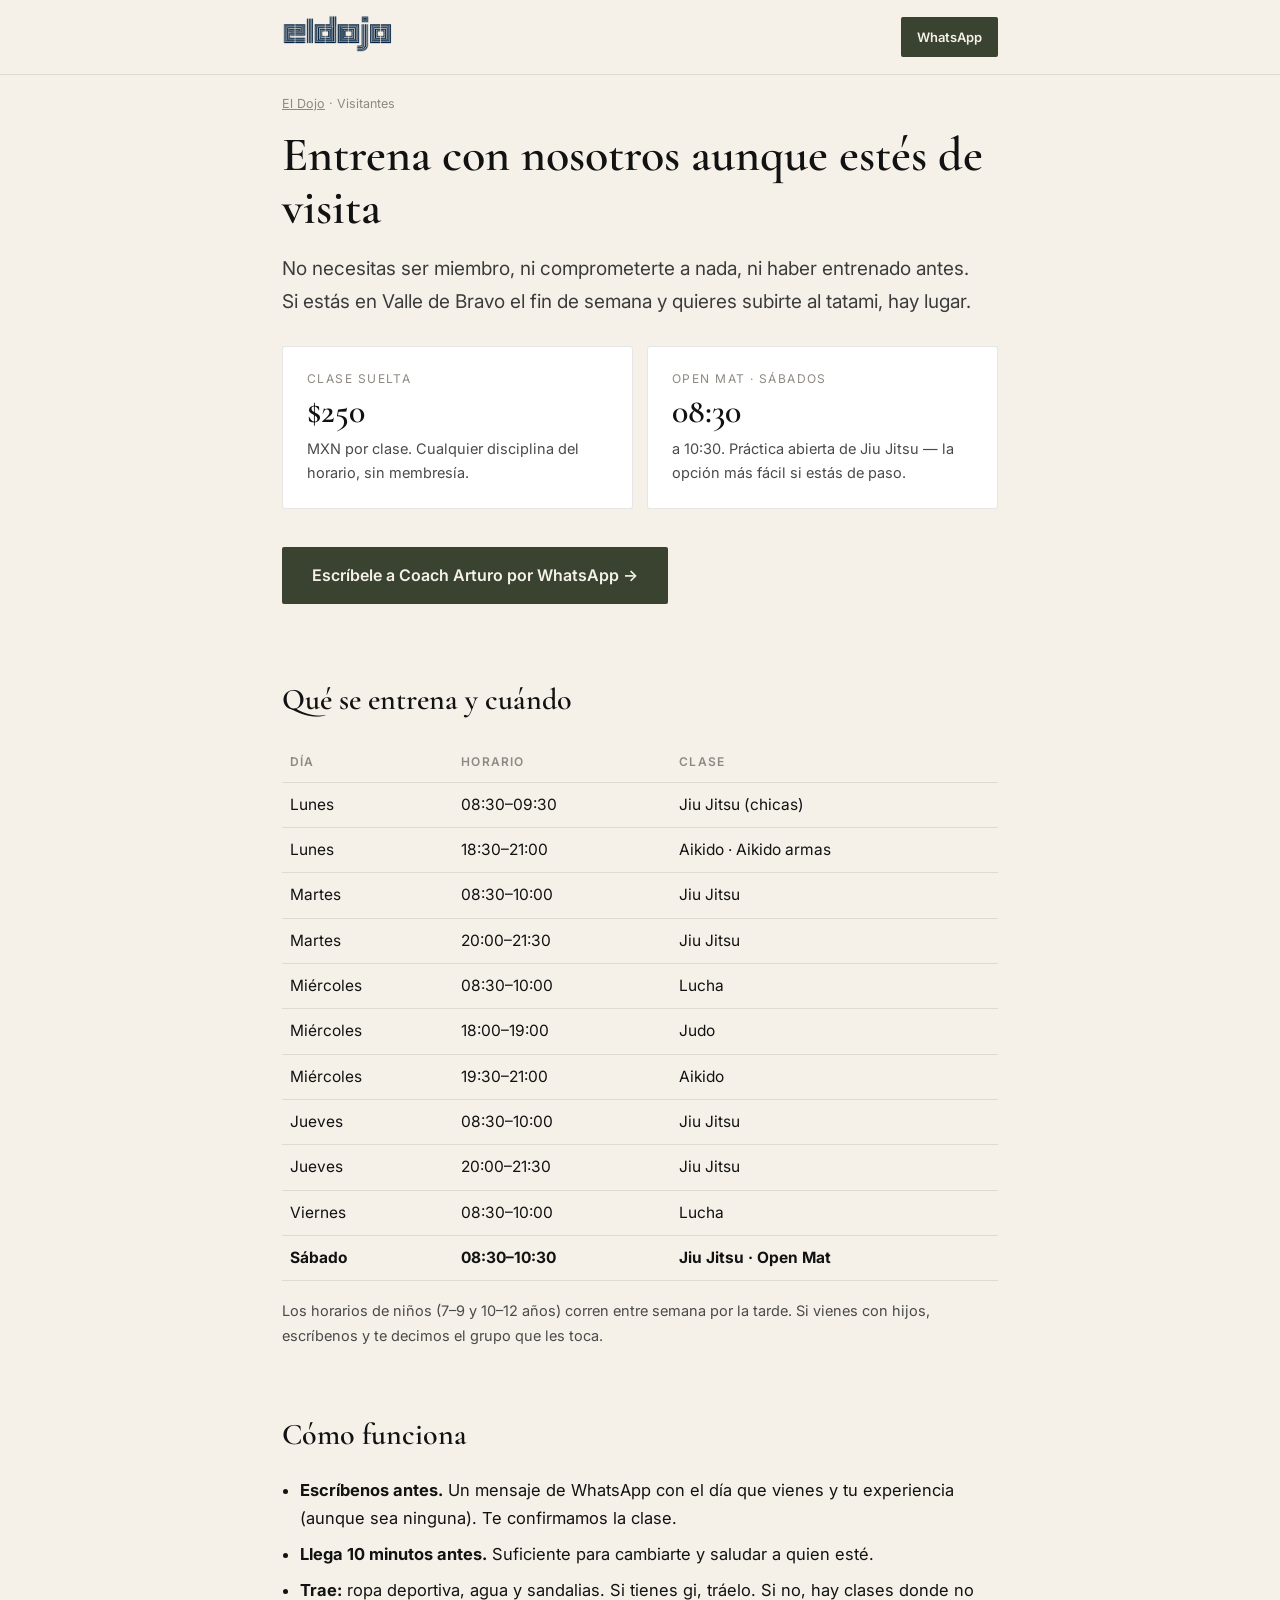
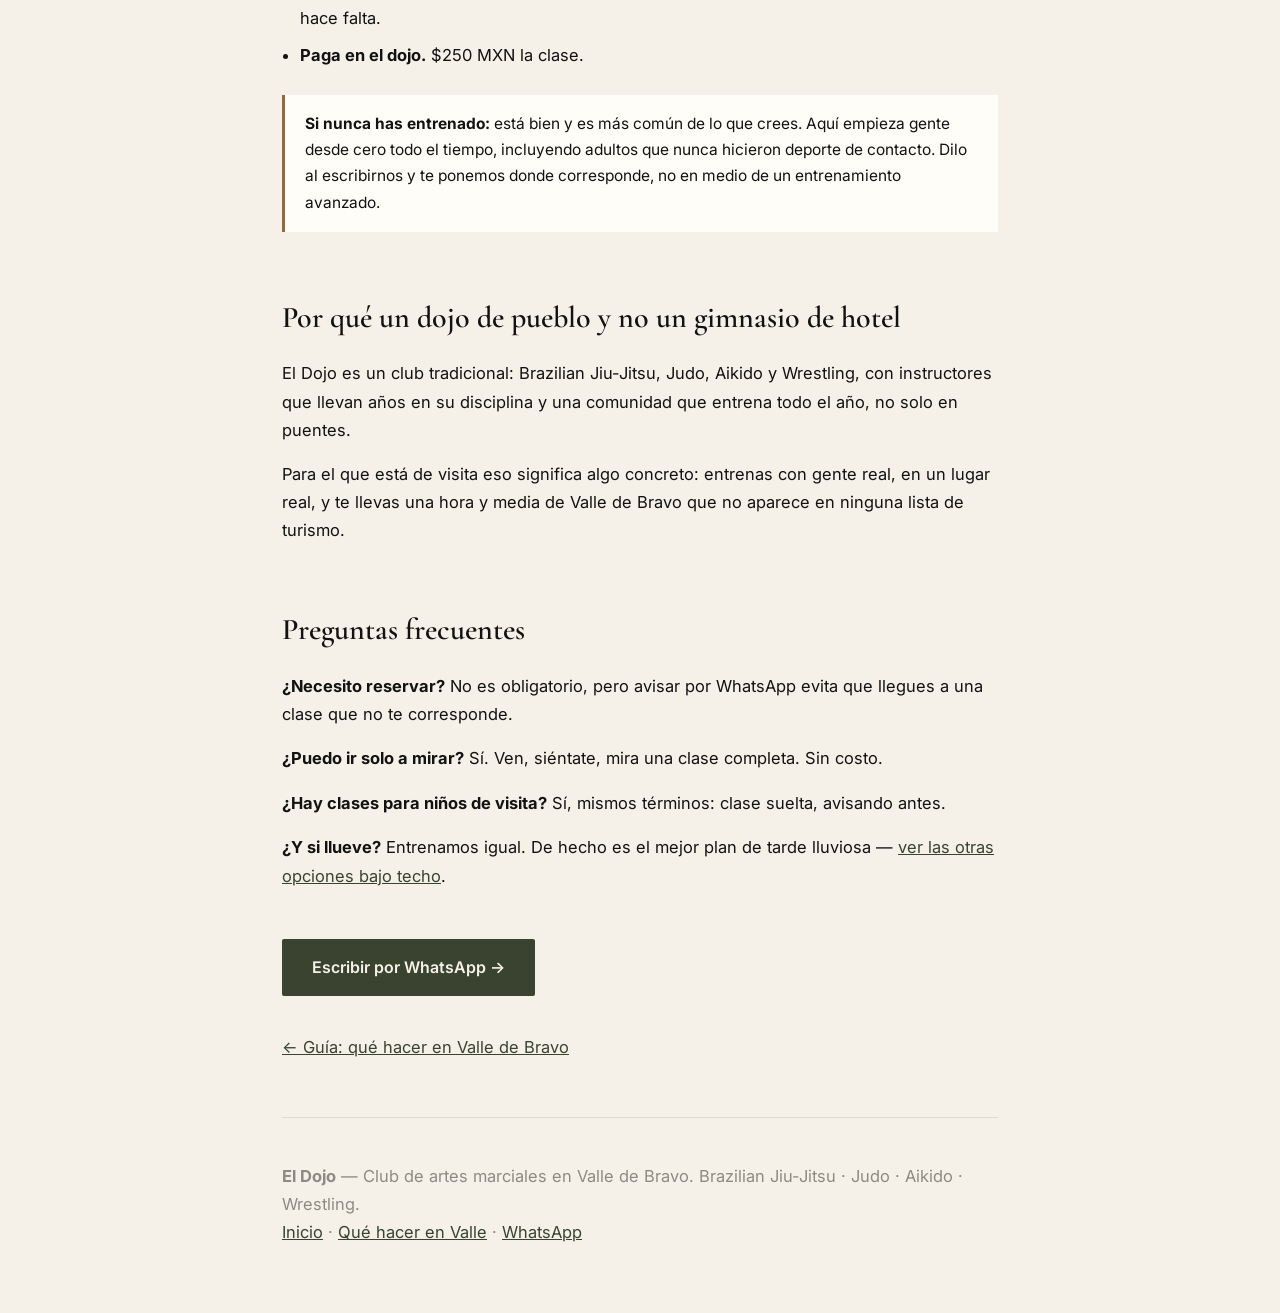
<file: entrena-de-visita/index.html>
<!doctype html>
<html lang="es">
  <head>
    <meta charset="utf-8" />
    <meta name="viewport" content="width=device-width, initial-scale=1" />
    <title>Entrena en Valle de Bravo de visita — clase suelta y Open Mat | El Dojo</title>
    <meta name="description" content="¿De visita en Valle de Bravo y quieres entrenar? Clase suelta $250 MXN, sin membresía. Open Mat de Jiu Jitsu los sábados 08:30–10:30. BJJ, Judo, Aikido y lucha. Escríbenos por WhatsApp." />
    <link rel="canonical" href="https://eldojo.mx/entrena-de-visita/" />
    <meta name="robots" content="index, follow, max-image-preview:large" />
    <meta property="og:type" content="website" />
    <meta property="og:locale" content="es_MX" />
    <meta property="og:site_name" content="El Dojo" />
    <meta property="og:title" content="Entrena en Valle de Bravo de visita — El Dojo" />
    <meta property="og:description" content="Clase suelta $250 MXN. Open Mat sábados 08:30–10:30. Sin membresía." />
    <meta property="og:url" content="https://eldojo.mx/entrena-de-visita/" />
    <meta property="og:image" content="https://eldojo.mx/assets/dojo-group-hero.webp" />
    <link rel="preconnect" href="https://fonts.googleapis.com" />
    <link rel="preconnect" href="https://fonts.gstatic.com" crossorigin />
    <link href="https://fonts.googleapis.com/css2?family=Cormorant+Garamond:wght@500;600;700&family=Inter:wght@400;500;600;700&display=swap" rel="stylesheet" />
    <script async src="https://www.googletagmanager.com/gtag/js?id=G-1GHSK2H613"></script>
    <script>
      window.dataLayer = window.dataLayer || [];
      function gtag(){dataLayer.push(arguments);}
      gtag('js', new Date());
      gtag('config', 'G-1GHSK2H613');
      document.addEventListener('DOMContentLoaded', function () {
        document.querySelectorAll('a[href*="wa.me"]').forEach(function (el) {
          el.addEventListener('click', function () {
            gtag('event', 'contacto_whatsapp', { method: 'whatsapp', origen: 'entrena-de-visita' });
          });
        });
      });
    </script>
    <script type="application/ld+json">
    {
      "@context": "https://schema.org",
      "@graph": [
        {
          "@type": "Service",
          "name": "Clase suelta y Open Mat para visitantes",
          "serviceType": "Clases de artes marciales para visitantes",
          "provider": {"@type": "SportsActivityLocation", "name": "El Dojo", "@id": "https://eldojo.mx/#dojo", "url": "https://eldojo.mx/"},
          "areaServed": {"@type": "Place", "name": "Valle de Bravo, Estado de México"},
          "offers": {"@type": "Offer", "price": "250", "priceCurrency": "MXN", "description": "Clase suelta para visitantes, sin membresía"}
        },
        {
          "@type": "BreadcrumbList",
          "itemListElement": [
            {"@type": "ListItem", "position": 1, "name": "El Dojo", "item": "https://eldojo.mx/"},
            {"@type": "ListItem", "position": 2, "name": "Entrena de visita"}
          ]
        },
        {
          "@type": "FAQPage",
          "mainEntity": [
            {"@type": "Question", "name": "¿Puedo entrenar si estoy de visita en Valle de Bravo?",
             "acceptedAnswer": {"@type": "Answer", "text": "Sí. La clase suelta cuesta $250 MXN y no requiere membresía ni compromiso. Solo avísanos por WhatsApp qué día vienes."}},
            {"@type": "Question", "name": "¿Necesito experiencia previa?",
             "acceptedAnswer": {"@type": "Answer", "text": "No. Hay gente empezando desde cero todo el tiempo. Si nunca has entrenado, dilo al escribirnos y te ubicamos en la clase adecuada."}},
            {"@type": "Question", "name": "¿Qué necesito llevar?",
             "acceptedAnswer": {"@type": "Answer", "text": "Ropa deportiva, agua y sandalias. Si tienes gi, tráelo; si no, te decimos qué clase tomar sin él."}},
            {"@type": "Question", "name": "¿Cuándo es el Open Mat?",
             "acceptedAnswer": {"@type": "Answer", "text": "Los sábados de 08:30 a 10:30, práctica abierta de Jiu Jitsu. Es la opción más cómoda para quien está de paso el fin de semana."}}
          ]
        }
      ]
    }
    </script>
    <style>
      :root { --ink:#121212; --paper:#f5f1e8; --stone:#8e8a83; --wood:#8b6b4a; --moss-dark:#39432f; --seal:#8e2c2c; --soft-line:rgba(18,18,18,.1);
        --serif:"Cormorant Garamond",Georgia,serif; --sans:"Inter",system-ui,sans-serif; }
      * { box-sizing:border-box; }
      body { margin:0; background:var(--paper); color:var(--ink); font-family:var(--sans); line-height:1.7; -webkit-font-smoothing:antialiased; }
      .wrap { max-width:760px; margin:0 auto; padding:0 22px; }
      header.bar { border-bottom:1px solid var(--soft-line); background:var(--paper); position:sticky; top:0; z-index:10; }
      header.bar .wrap { display:flex; align-items:center; justify-content:space-between; padding:14px 22px; }
      header.bar img { height:38px; }
      header.bar a.cta { font-size:13px; font-weight:600; text-decoration:none; color:var(--paper); background:var(--moss-dark); padding:9px 16px; border-radius:2px; }
      .crumb { font-size:12.5px; color:var(--stone); padding:18px 0 0; } .crumb a{color:var(--stone);}
      h1 { font-family:var(--serif); font-size:clamp(32px,5.4vw,48px); line-height:1.1; font-weight:600; margin:.3em 0 .25em; }
      .standfirst { font-size:19px; color:#3b3b3b; max-width:58ch; }
      h2 { font-family:var(--serif); font-size:clamp(23px,3.3vw,30px); font-weight:600; margin:2em 0 .4em; }
      p,li { font-size:16.5px; } ul{padding-left:1.15em;} li{margin:.5em 0;}
      .price-row { display:grid; grid-template-columns:1fr 1fr; gap:14px; margin:28px 0; }
      .price { background:#fff; border:1px solid var(--soft-line); border-radius:3px; padding:22px 24px; }
      .price .n { font-family:var(--serif); font-size:34px; font-weight:600; line-height:1; }
      .price .l { font-size:12px; letter-spacing:.12em; text-transform:uppercase; color:var(--stone); margin-bottom:.5em; }
      .price p { font-size:14.5px; color:#4a4a4a; margin:.5em 0 0; }
      @media(max-width:560px){ .price-row{grid-template-columns:1fr;} }
      table { width:100%; border-collapse:collapse; margin:18px 0; font-size:15.5px; }
      th,td { text-align:left; padding:9px 8px; border-bottom:1px solid var(--soft-line); }
      th { font-size:12px; letter-spacing:.1em; text-transform:uppercase; color:var(--stone); font-weight:600; }
      .wa { display:inline-block; background:var(--moss-dark); color:var(--paper); text-decoration:none; font-weight:600; font-size:16px; padding:15px 30px; border-radius:2px; margin:10px 0; }
      .note { border-left:3px solid var(--wood); background:#fffdf8; padding:16px 20px; margin:26px 0; font-size:15.5px; }
      footer { border-top:1px solid var(--soft-line); margin-top:56px; padding:28px 0 50px; font-size:14px; color:var(--stone); }
      a { color:var(--moss-dark); }
    </style>
  </head>
  <body>
    <header class="bar">
      <div class="wrap">
        <a href="/"><img src="/assets/el-dojo-logo-geometric-navy.png" alt="El Dojo" /></a>
        <a class="cta" href="https://wa.me/5215547000332">WhatsApp</a>
      </div>
    </header>

    <div class="wrap">
      <div class="crumb"><a href="/">El Dojo</a> · Visitantes</div>
      <h1>Entrena con nosotros aunque estés de visita</h1>
      <p class="standfirst">No necesitas ser miembro, ni comprometerte a nada, ni haber entrenado antes. Si estás en Valle de Bravo el fin de semana y quieres subirte al tatami, hay lugar.</p>

      <div class="price-row">
        <div class="price">
          <div class="l">Clase suelta</div>
          <div class="n">$250</div>
          <p>MXN por clase. Cualquier disciplina del horario, sin membresía.</p>
        </div>
        <div class="price">
          <div class="l">Open Mat · sábados</div>
          <div class="n">08:30</div>
          <p>a 10:30. Práctica abierta de Jiu Jitsu — la opción más fácil si estás de paso.</p>
        </div>
      </div>

      <a class="wa" href="https://wa.me/5215547000332">Escríbele a Coach Arturo por WhatsApp →</a>

      <h2>Qué se entrena y cuándo</h2>
      <table>
        <tr><th>Día</th><th>Horario</th><th>Clase</th></tr>
        <!-- horario:visita:start -->
        <tr><td>Lunes</td><td>08:30–09:30</td><td>Jiu Jitsu (chicas)</td></tr>
        <tr><td>Lunes</td><td>18:30–21:00</td><td>Aikido · Aikido armas</td></tr>
        <tr><td>Martes</td><td>08:30–10:00</td><td>Jiu Jitsu</td></tr>
        <tr><td>Martes</td><td>20:00–21:30</td><td>Jiu Jitsu</td></tr>
        <tr><td>Miércoles</td><td>08:30–10:00</td><td>Lucha</td></tr>
        <tr><td>Miércoles</td><td>18:00–19:00</td><td>Judo</td></tr>
        <tr><td>Miércoles</td><td>19:30–21:00</td><td>Aikido</td></tr>
        <tr><td>Jueves</td><td>08:30–10:00</td><td>Jiu Jitsu</td></tr>
        <tr><td>Jueves</td><td>20:00–21:30</td><td>Jiu Jitsu</td></tr>
        <tr><td>Viernes</td><td>08:30–10:00</td><td>Lucha</td></tr>
        <tr><td><strong>Sábado</strong></td><td><strong>08:30–10:30</strong></td><td><strong>Jiu Jitsu · Open Mat</strong></td></tr>
        <!-- horario:visita:end -->
      </table>
      <p style="font-size:14.5px;color:#4a4a4a">Los horarios de niños (7–9 y 10–12 años) corren entre semana por la tarde. Si vienes con hijos, escríbenos y te decimos el grupo que les toca.</p>

      <h2>Cómo funciona</h2>
      <ul>
        <li><strong>Escríbenos antes.</strong> Un mensaje de WhatsApp con el día que vienes y tu experiencia (aunque sea ninguna). Te confirmamos la clase.</li>
        <li><strong>Llega 10 minutos antes.</strong> Suficiente para cambiarte y saludar a quien esté.</li>
        <li><strong>Trae:</strong> ropa deportiva, agua y sandalias. Si tienes gi, tráelo. Si no, hay clases donde no hace falta.</li>
        <li><strong>Paga en el dojo.</strong> $250 MXN la clase.</li>
      </ul>

      <div class="note"><strong>Si nunca has entrenado:</strong> está bien y es más común de lo que crees. Aquí empieza gente desde cero todo el tiempo, incluyendo adultos que nunca hicieron deporte de contacto. Dilo al escribirnos y te ponemos donde corresponde, no en medio de un entrenamiento avanzado.</div>

      <h2>Por qué un dojo de pueblo y no un gimnasio de hotel</h2>
      <p>El Dojo es un club tradicional: Brazilian Jiu-Jitsu, Judo, Aikido y Wrestling, con instructores que llevan años en su disciplina y una comunidad que entrena todo el año, no solo en puentes.</p>
      <p>Para el que está de visita eso significa algo concreto: entrenas con gente real, en un lugar real, y te llevas una hora y media de Valle de Bravo que no aparece en ninguna lista de turismo.</p>

      <h2>Preguntas frecuentes</h2>
      <p><strong>¿Necesito reservar?</strong> No es obligatorio, pero avisar por WhatsApp evita que llegues a una clase que no te corresponde.</p>
      <p><strong>¿Puedo ir solo a mirar?</strong> Sí. Ven, siéntate, mira una clase completa. Sin costo.</p>
      <p><strong>¿Hay clases para niños de visita?</strong> Sí, mismos términos: clase suelta, avisando antes.</p>
      <p><strong>¿Y si llueve?</strong> Entrenamos igual. De hecho es el mejor plan de tarde lluviosa — <a href="/guias/valle-de-bravo-cuando-llueve/">ver las otras opciones bajo techo</a>.</p>

      <p style="margin-top:2.4em"><a class="wa" href="https://wa.me/5215547000332">Escribir por WhatsApp →</a></p>

      <p style="margin-top:1.6em"><a href="/guias/que-hacer-en-valle-de-bravo/">← Guía: qué hacer en Valle de Bravo</a></p>

      <footer>
        <p><strong>El Dojo</strong> — Club de artes marciales en Valle de Bravo. Brazilian Jiu-Jitsu · Judo · Aikido · Wrestling.<br />
        <a href="/">Inicio</a> · <a href="/guias/que-hacer-en-valle-de-bravo/">Qué hacer en Valle</a> · <a href="https://wa.me/5215547000332">WhatsApp</a></p>
      </footer>
    </div>
  </body>
</html>
</file>
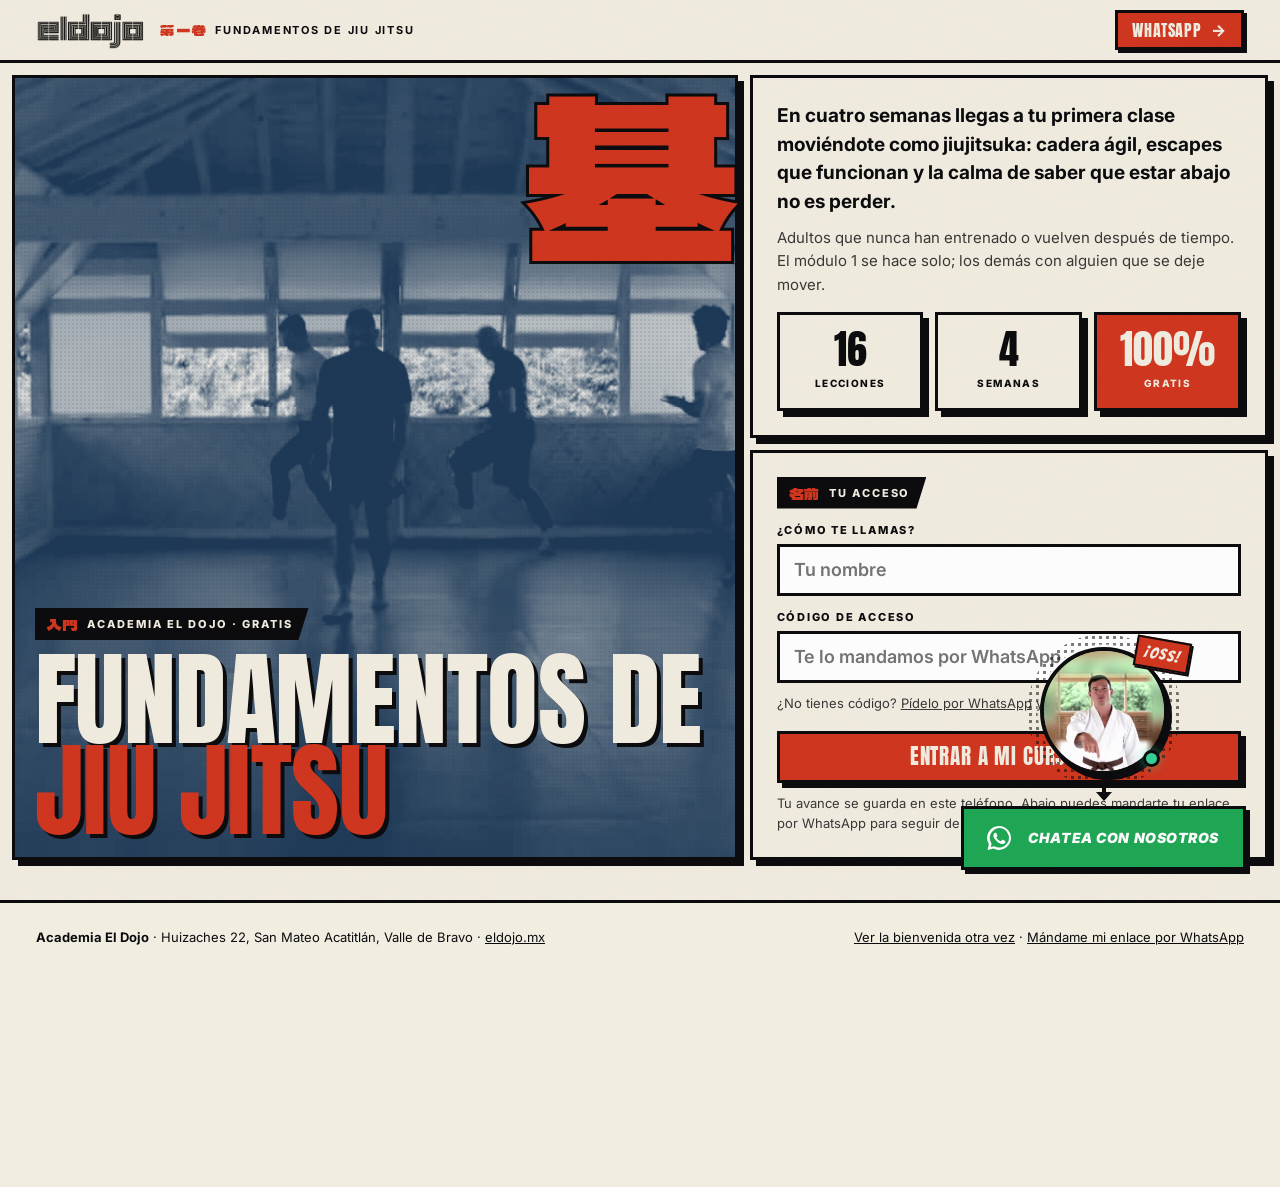
<file: fundamentos/index.html>
<!DOCTYPE html>
<html lang="es"><head>
<meta charset="utf-8"><meta name="viewport" content="width=device-width, initial-scale=1, viewport-fit=cover">
<title>Fundamentos de Jiu Jitsu en Casa · Academia El Dojo</title><meta name="description" content="Curso gratis de fundamentos de jiu jitsu desde cero: 16 lecciones para moverte, caer seguro, escapar y controlar. El Dojo, Valle de Bravo.">
<meta name="theme-color" content="#f2ede1"><link rel="canonical" href="https://eldojo.mx/fundamentos/">
<meta property="og:title" content="Fundamentos de Jiu Jitsu en Casa · Academia El Dojo"><meta property="og:description" content="Curso gratis de fundamentos de jiu jitsu desde cero: 16 lecciones para moverte, caer seguro, escapar y controlar. El Dojo, Valle de Bravo."><meta property="og:image" content="https://eldojo.mx/assets/og-eldojo-v2.jpg"><meta property="og:type" content="website">
<link rel="icon" href="../assets/logo.png"><link rel="preconnect" href="https://fonts.googleapis.com"><link rel="preconnect" href="https://fonts.gstatic.com" crossorigin><link href="https://fonts.googleapis.com/css2?family=Anton&family=Bangers&family=Dela+Gothic+One&family=Inter:wght@400;500;600;700;800;900&family=Kalam:wght@700&display=swap" rel="stylesheet">
<link rel="stylesheet" href="../academia/app.css?v=2026-10-07a">
</head>
<body data-path="fundamentos" data-root="../">
<header class="nav"><a href="../" class="logo" aria-label="El Dojo — inicio"></a>
  <div class="nav__vol"><span class="jp" id="navJp" translate="no">第一巻</span><b id="navCh">Academia</b></div>
  <a class="btn" href="https://wa.me/5215547000332?text=Hola%2C%20tengo%20una%20pregunta%20sobre%20el%20curso." target="_blank" rel="noopener">WhatsApp <span class="arr">→</span></a>
  <i class="pbar" id="pbar"></i></header>
<main id="app"></main>
<div class="gate" id="gate" aria-label="Video de bienvenida"><div class="gate__in">
  <div class="gate__head"><span class="tag"><span class="jp" translate="no">歓迎</span><span class="label">Bienvenida · Un mensaje de Jessica para ti</span></span>
    <h2 class="h2">Antes de <em>empezar</em></h2></div>
  <div class="gate__vid"><video playsinline preload="auto" poster="../academia/video/poster-fundamentos.jpg"></video>
    <button class="gate__play" aria-label="Reproducir la bienvenida"><span><svg viewBox="0 0 24 24"><path d="M6 4l15 8-15 8z"/></svg></span></button>
    <button class="gate__mute" aria-label="Sonido">🔊</button><div class="gate__bar"><i></i></div></div>
  <div class="gate__foot"><p class="gate__lock">Mira el video completo para entrar</p>
    <button class="btn" id="gateGo" disabled>¡Entrar a mi curso! <span class="arr">→</span></button>
    <a href="#" class="gate__skip">¿El video no carga? Entra aquí</a></div>
</div></div>
<div class="modal" id="modal"></div>
<footer class="foot"><span><b>Academia El Dojo</b> · Huizaches 22, San Mateo Acatitlán, Valle de Bravo · <a href="../">eldojo.mx</a></span>
  <span><a href="#" id="replayGate">Ver la bienvenida otra vez</a> · <a href="#" id="myLink" target="_blank" rel="noopener">Mándame mi enlace por WhatsApp</a></span></footer>
<a class="chat" href="https://wa.me/5215547000332?text=Hola%2C%20estoy%20en%20el%20curso%20y%20tengo%20una%20pregunta." target="_blank" rel="noopener" aria-label="Chatea con nosotros por WhatsApp">
  <span class="chat__avatar"><span class="chat__media"><video src="../assets/whatsapp-coach-bubble.mp4" poster="../assets/whatsapp-coach-bubble.jpg" autoplay muted loop playsinline preload="auto" aria-hidden="true"></video></span><span class="chat__online" aria-hidden="true"></span></span>
  <span class="chat__stem" aria-hidden="true"></span>
  <span class="chat__btn"><svg viewBox="0 0 24 24" aria-hidden="true"><path d="M12.04 3.5a8.43 8.43 0 0 0-7.18 12.84L3.9 20.5l4.25-1.02a8.45 8.45 0 1 0 3.89-15.98Zm0 1.52a6.93 6.93 0 0 1 5.91 10.56 6.89 6.89 0 0 1-8.94 2.38l-.28-.15-2.54.61.58-2.47-.18-.3a6.91 6.91 0 0 1 5.45-10.63Zm-2.7 3.4c-.14 0-.36.05-.55.26-.19.2-.72.7-.72 1.72 0 1.01.74 1.99.84 2.13.1.13 1.43 2.29 3.54 3.12 1.75.69 2.11.55 2.49.52.38-.04 1.23-.5 1.4-.99.17-.48.17-.9.12-.99-.05-.08-.19-.13-.4-.24-.21-.1-1.23-.61-1.42-.68-.19-.07-.33-.1-.47.11-.14.21-.54.68-.66.82-.12.14-.24.16-.45.06-.21-.1-.88-.32-1.68-1.03-.62-.55-1.04-1.23-1.16-1.44-.12-.21-.01-.32.09-.43.09-.09.21-.24.31-.36.1-.12.14-.21.21-.35.07-.14.04-.26-.02-.36-.05-.11-.47-1.14-.65-1.56-.17-.41-.34-.35-.47-.36h-.4Z"/></svg><span>Chatea con nosotros</span></span></a>
<script src="../academia/config.js?v=2026-10-15a"></script><script src="../academia/app.js?v=2026-10-15a"></script>
</body></html>
</file>
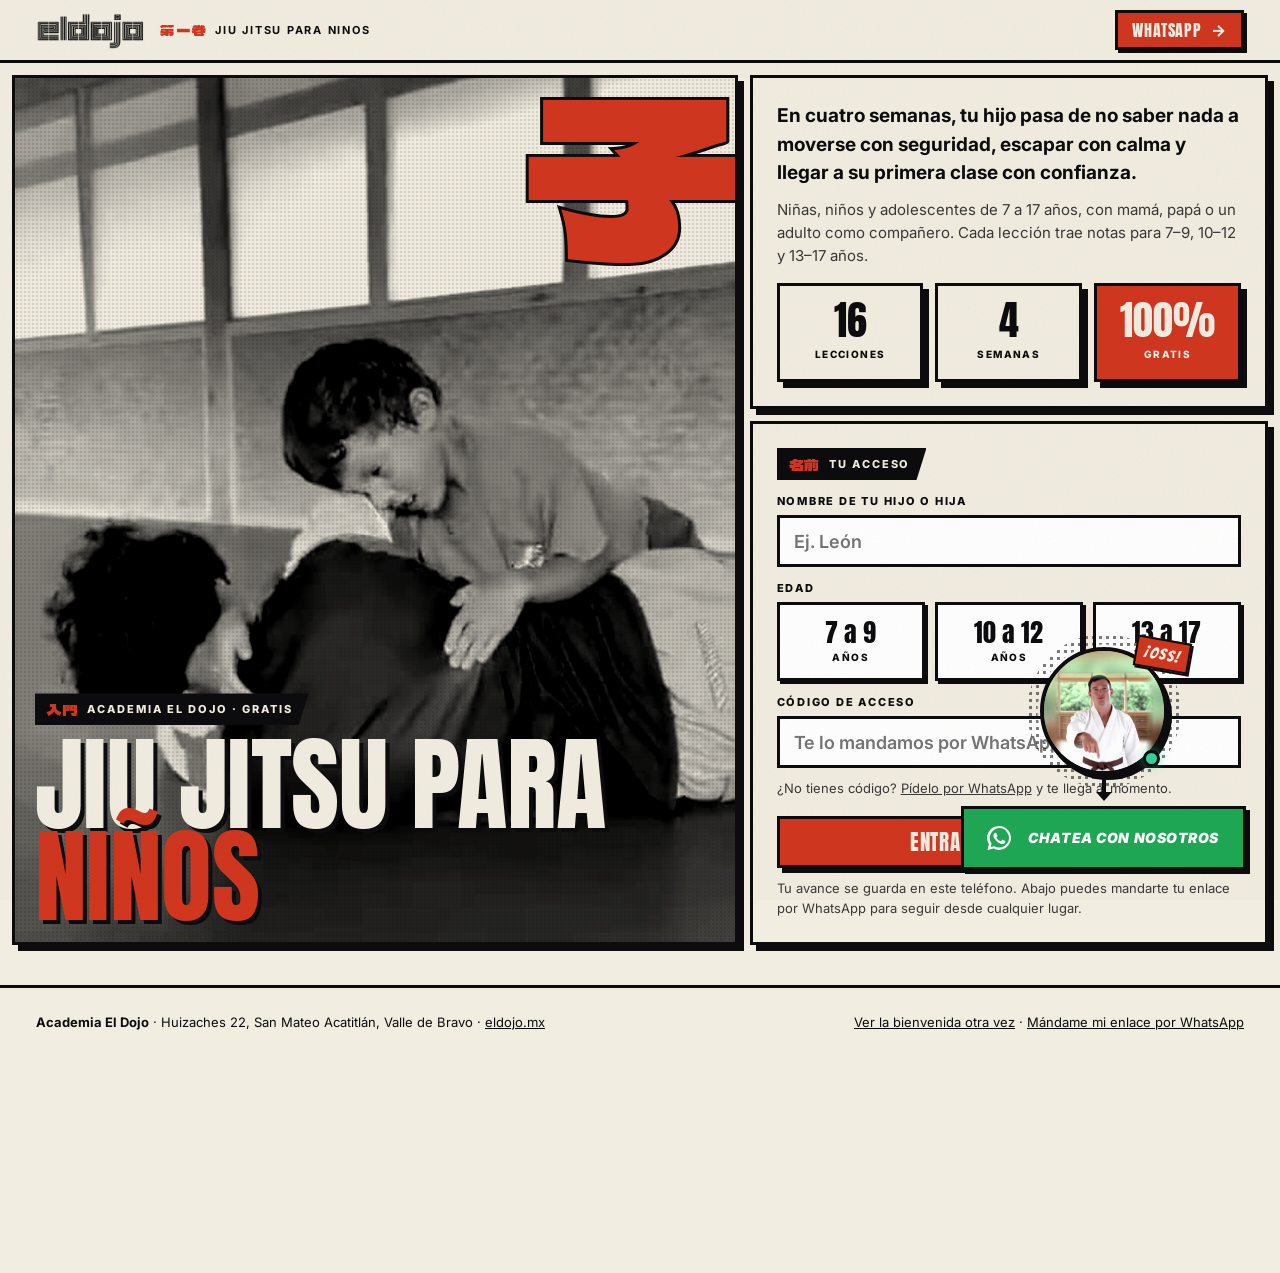
<file: ninos/index.html>
<!DOCTYPE html>
<html lang="es"><head>
<meta charset="utf-8"><meta name="viewport" content="width=device-width, initial-scale=1, viewport-fit=cover">
<title>Jiu Jitsu para Niños en Casa · Academia El Dojo</title><meta name="description" content="Curso gratis de jiu jitsu en casa para niños de 7 a 12 años: 16 lecciones cortas, seguras y divertidas, con tu avance guardado. El Dojo, Valle de Bravo.">
<meta name="theme-color" content="#f2ede1"><link rel="canonical" href="https://eldojo.mx/ninos/">
<meta property="og:title" content="Jiu Jitsu para Niños en Casa · Academia El Dojo"><meta property="og:description" content="Curso gratis de jiu jitsu en casa para niños de 7 a 12 años: 16 lecciones cortas, seguras y divertidas, con tu avance guardado. El Dojo, Valle de Bravo."><meta property="og:image" content="https://eldojo.mx/assets/og-eldojo-v2.jpg"><meta property="og:type" content="website">
<link rel="icon" href="../assets/logo.png"><link rel="preconnect" href="https://fonts.googleapis.com"><link rel="preconnect" href="https://fonts.gstatic.com" crossorigin><link href="https://fonts.googleapis.com/css2?family=Anton&family=Bangers&family=Dela+Gothic+One&family=Inter:wght@400;500;600;700;800;900&family=Kalam:wght@700&display=swap" rel="stylesheet">
<link rel="stylesheet" href="../academia/app.css?v=2026-10-07a">
</head>
<body data-path="ninos" data-root="../">
<header class="nav"><a href="../" class="logo" aria-label="El Dojo — inicio"></a>
  <div class="nav__vol"><span class="jp" id="navJp" translate="no">第一巻</span><b id="navCh">Academia</b></div>
  <a class="btn" href="https://wa.me/5215547000332?text=Hola%2C%20tengo%20una%20pregunta%20sobre%20el%20curso." target="_blank" rel="noopener">WhatsApp <span class="arr">→</span></a>
  <i class="pbar" id="pbar"></i></header>
<main id="app"></main>
<div class="gate" id="gate" aria-label="Video de bienvenida"><div class="gate__in">
  <div class="gate__head"><span class="tag"><span class="jp" translate="no">歓迎</span><span class="label">Bienvenida · Un mensaje de Jessica para tu familia</span></span>
    <h2 class="h2">Antes de <em>empezar</em></h2></div>
  <div class="gate__vid"><video playsinline preload="auto" poster="../academia/video/poster-ninos.jpg"></video>
    <button class="gate__play" aria-label="Reproducir la bienvenida"><span><svg viewBox="0 0 24 24"><path d="M6 4l15 8-15 8z"/></svg></span></button>
    <button class="gate__mute" aria-label="Sonido">🔊</button><div class="gate__bar"><i></i></div></div>
  <div class="gate__foot"><p class="gate__lock">Mira el video completo para entrar</p>
    <button class="btn" id="gateGo" disabled>¡Entrar a mi curso! <span class="arr">→</span></button>
    <a href="#" class="gate__skip">¿El video no carga? Entra aquí</a></div>
</div></div>
<div class="modal" id="modal"></div>
<footer class="foot"><span><b>Academia El Dojo</b> · Huizaches 22, San Mateo Acatitlán, Valle de Bravo · <a href="../">eldojo.mx</a></span>
  <span><a href="#" id="replayGate">Ver la bienvenida otra vez</a> · <a href="#" id="myLink" target="_blank" rel="noopener">Mándame mi enlace por WhatsApp</a></span></footer>
<a class="chat" href="https://wa.me/5215547000332?text=Hola%2C%20estoy%20en%20el%20curso%20y%20tengo%20una%20pregunta." target="_blank" rel="noopener" aria-label="Chatea con nosotros por WhatsApp">
  <span class="chat__avatar"><span class="chat__media"><video src="../assets/whatsapp-coach-bubble.mp4" poster="../assets/whatsapp-coach-bubble.jpg" autoplay muted loop playsinline preload="auto" aria-hidden="true"></video></span><span class="chat__online" aria-hidden="true"></span></span>
  <span class="chat__stem" aria-hidden="true"></span>
  <span class="chat__btn"><svg viewBox="0 0 24 24" aria-hidden="true"><path d="M12.04 3.5a8.43 8.43 0 0 0-7.18 12.84L3.9 20.5l4.25-1.02a8.45 8.45 0 1 0 3.89-15.98Zm0 1.52a6.93 6.93 0 0 1 5.91 10.56 6.89 6.89 0 0 1-8.94 2.38l-.28-.15-2.54.61.58-2.47-.18-.3a6.91 6.91 0 0 1 5.45-10.63Zm-2.7 3.4c-.14 0-.36.05-.55.26-.19.2-.72.7-.72 1.72 0 1.01.74 1.99.84 2.13.1.13 1.43 2.29 3.54 3.12 1.75.69 2.11.55 2.49.52.38-.04 1.23-.5 1.4-.99.17-.48.17-.9.12-.99-.05-.08-.19-.13-.4-.24-.21-.1-1.23-.61-1.42-.68-.19-.07-.33-.1-.47.11-.14.21-.54.68-.66.82-.12.14-.24.16-.45.06-.21-.1-.88-.32-1.68-1.03-.62-.55-1.04-1.23-1.16-1.44-.12-.21-.01-.32.09-.43.09-.09.21-.24.31-.36.1-.12.14-.21.21-.35.07-.14.04-.26-.02-.36-.05-.11-.47-1.14-.65-1.56-.17-.41-.34-.35-.47-.36h-.4Z"/></svg><span>Chatea con nosotros</span></span></a>
<script src="../academia/config.js?v=2026-10-15a"></script><script src="../academia/app.js?v=2026-10-15a"></script>
</body></html>
</file>
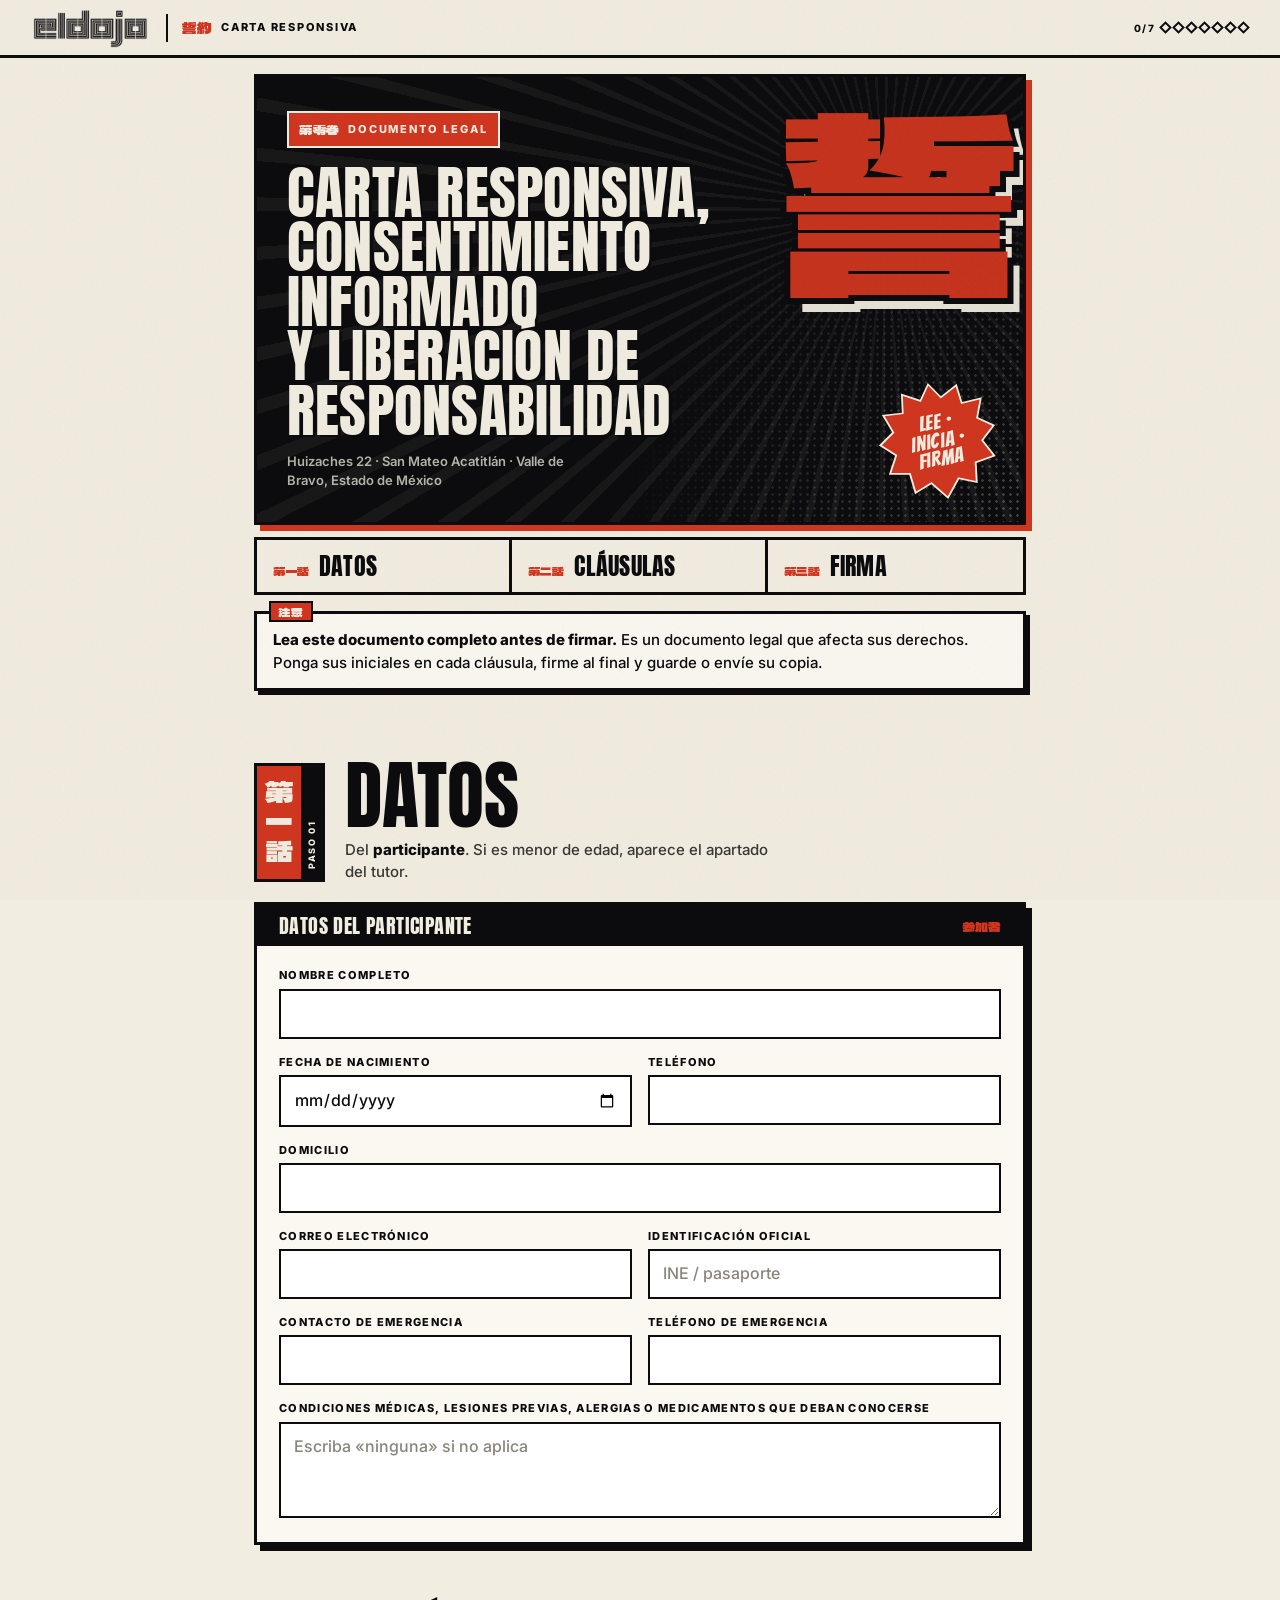
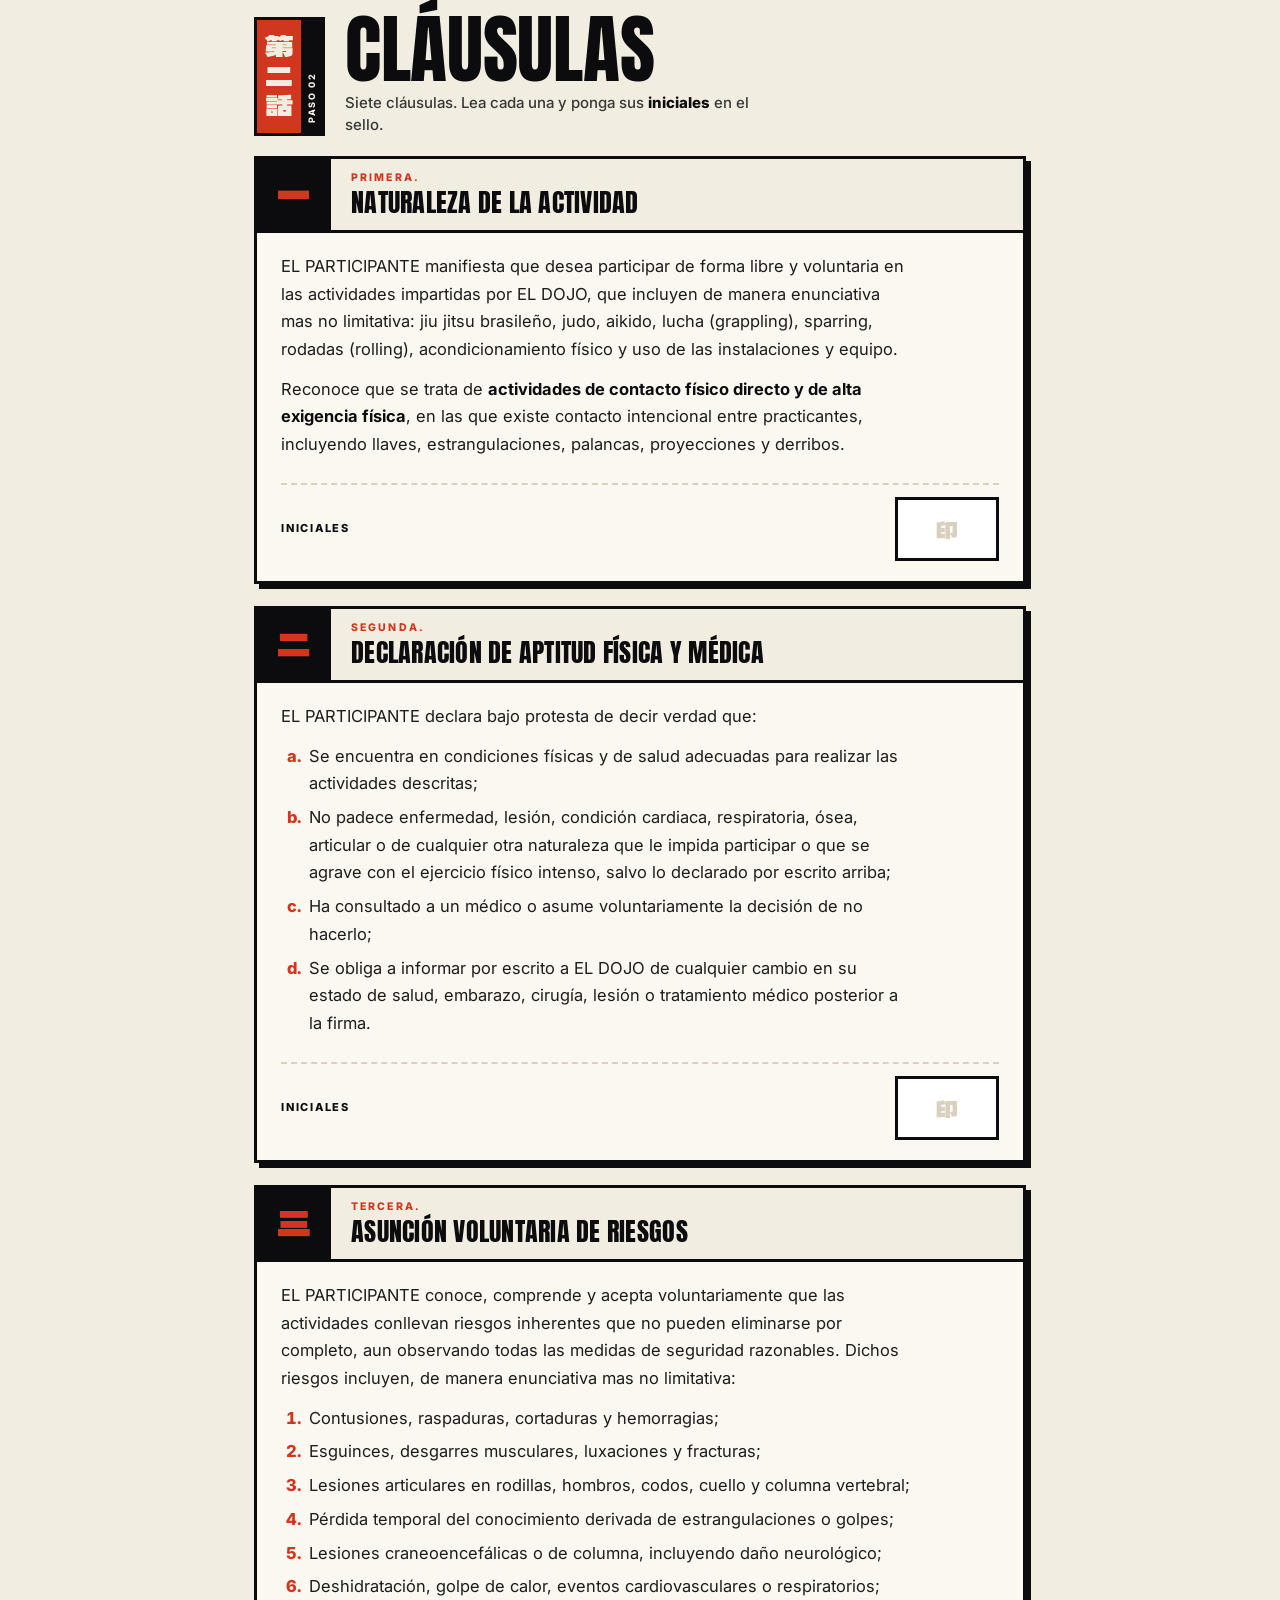
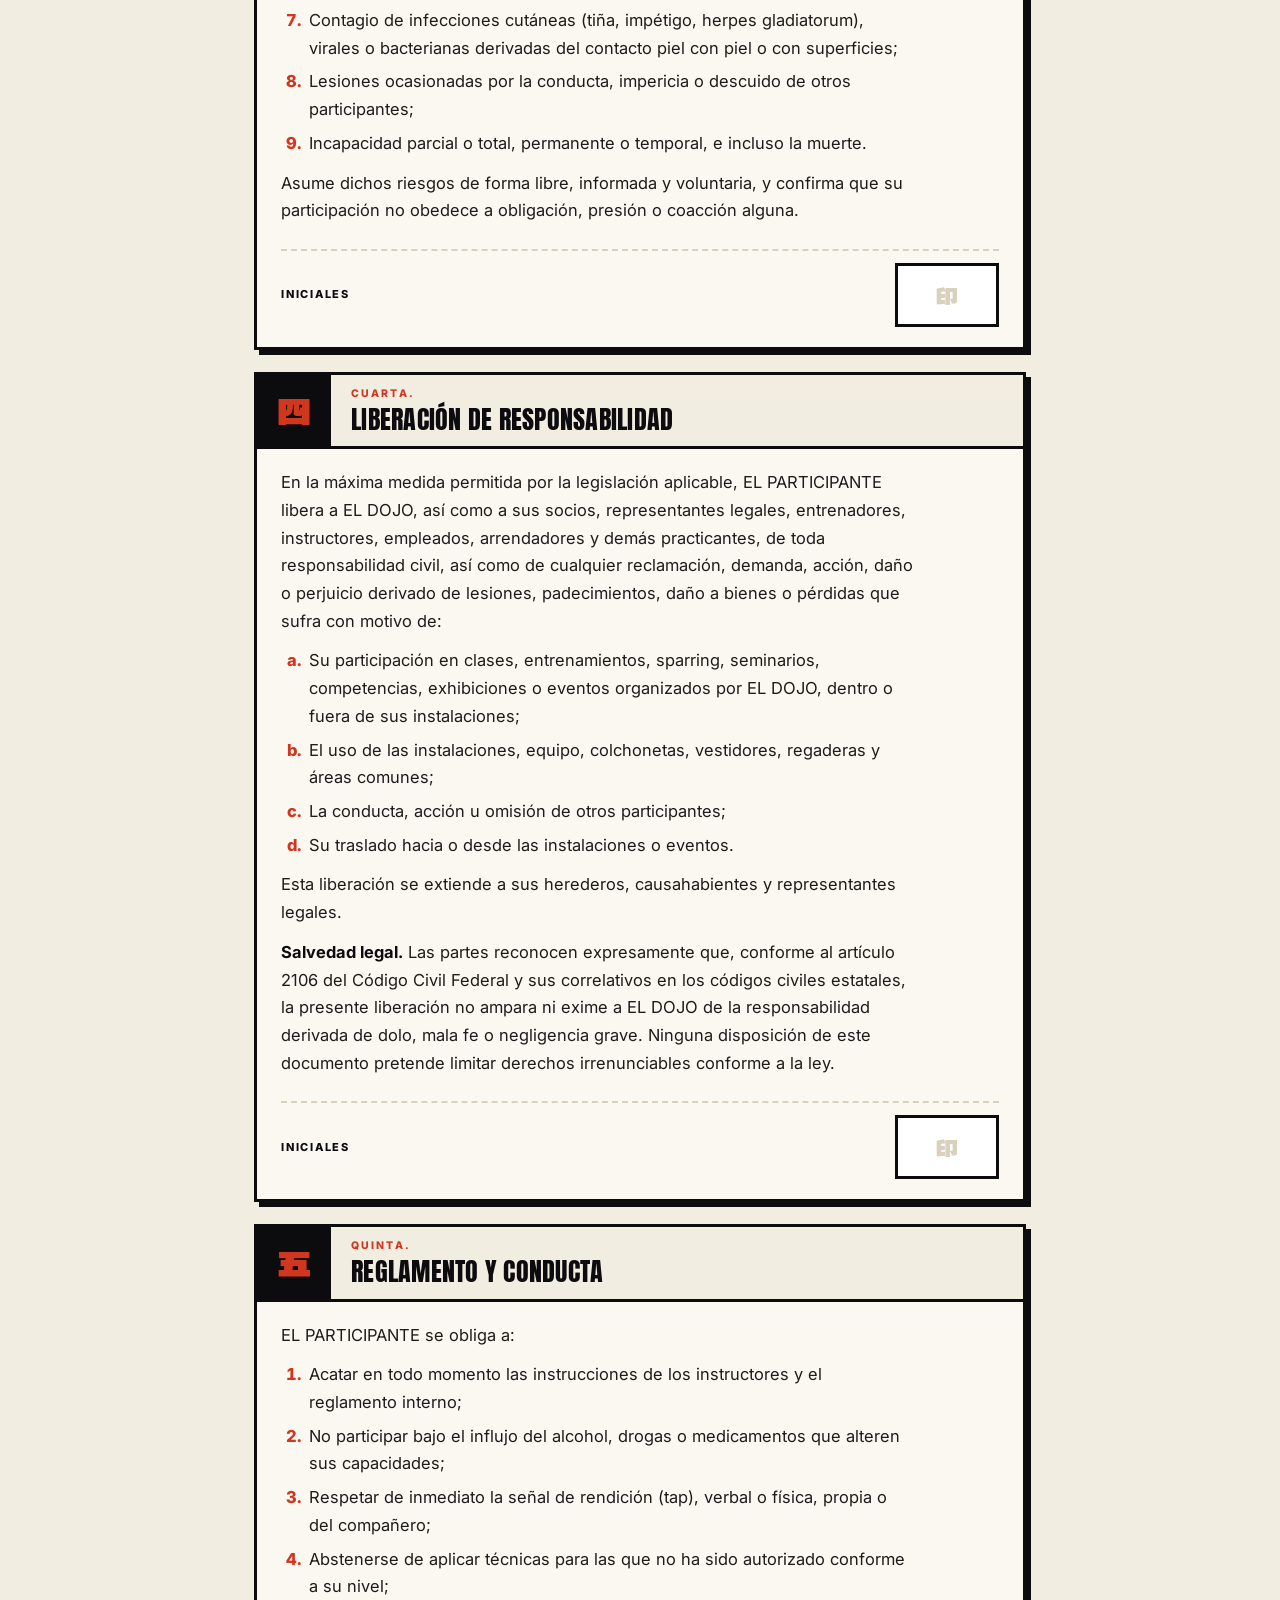
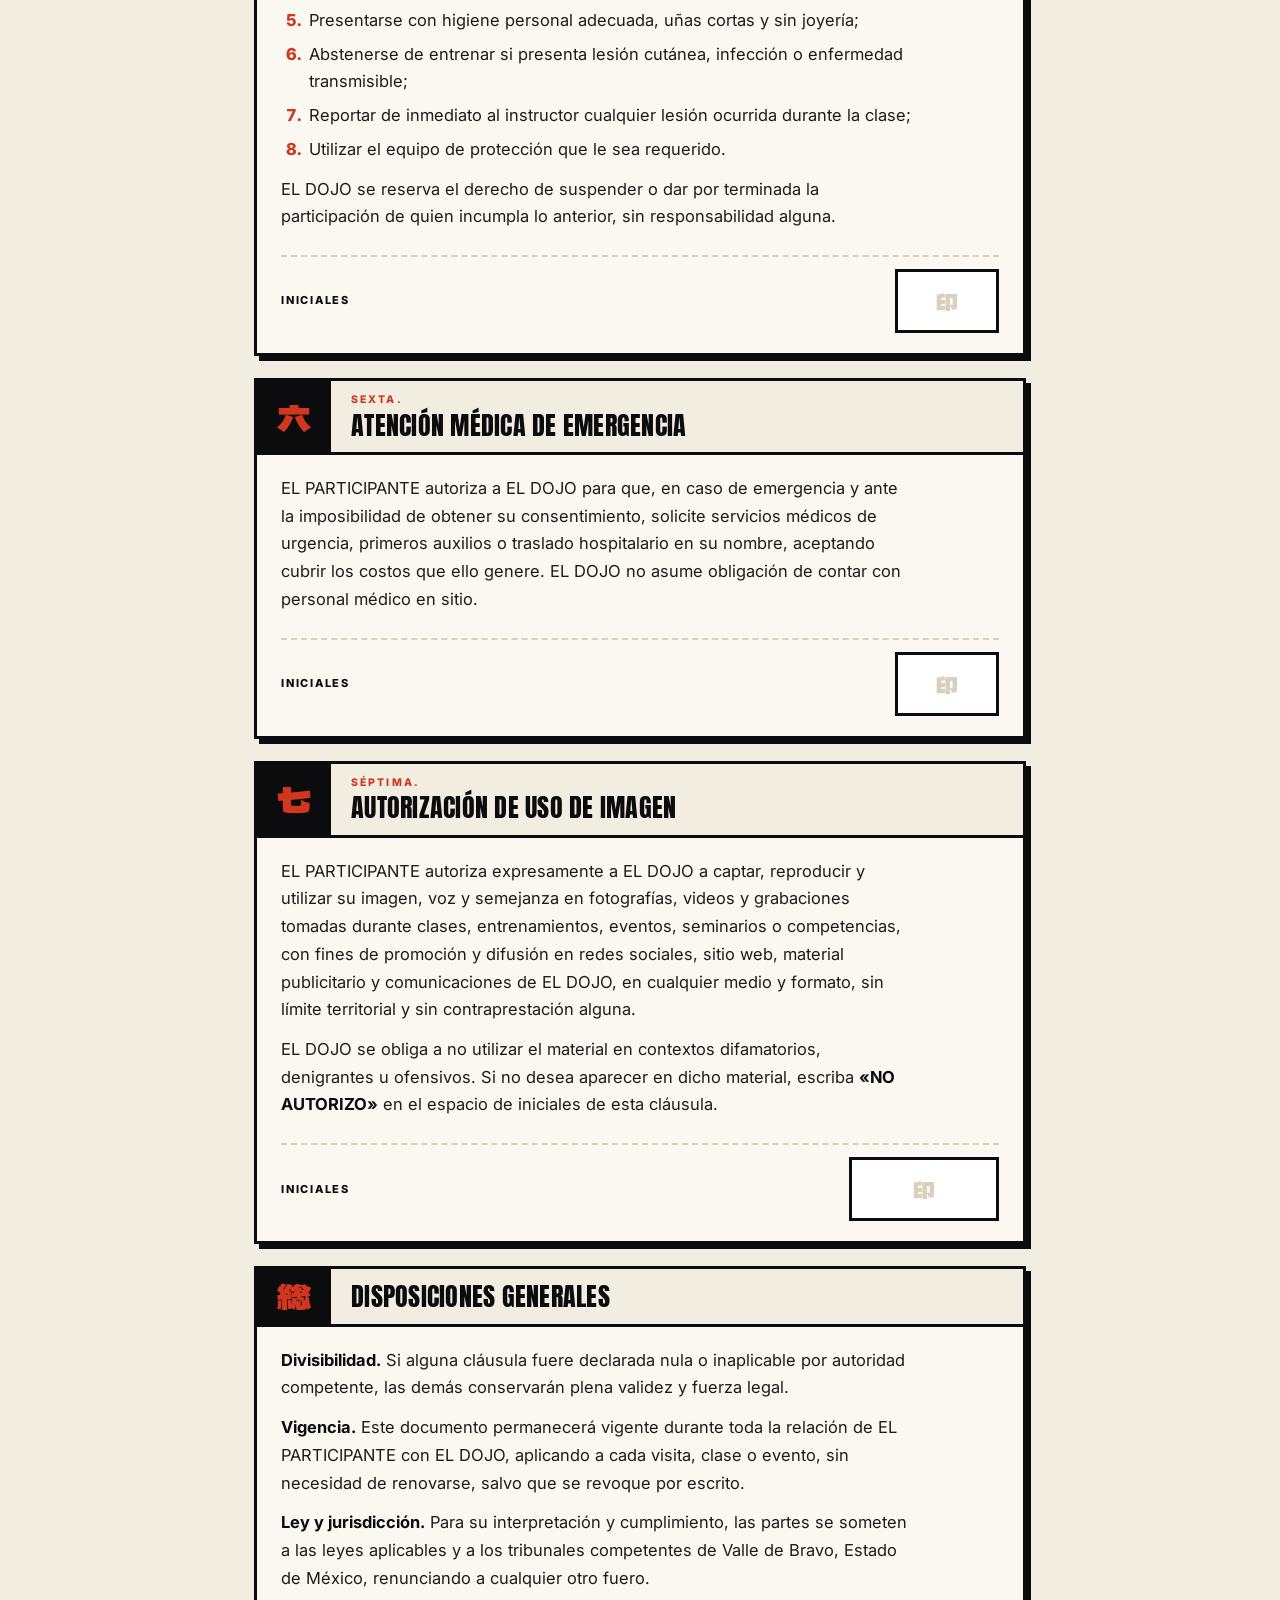
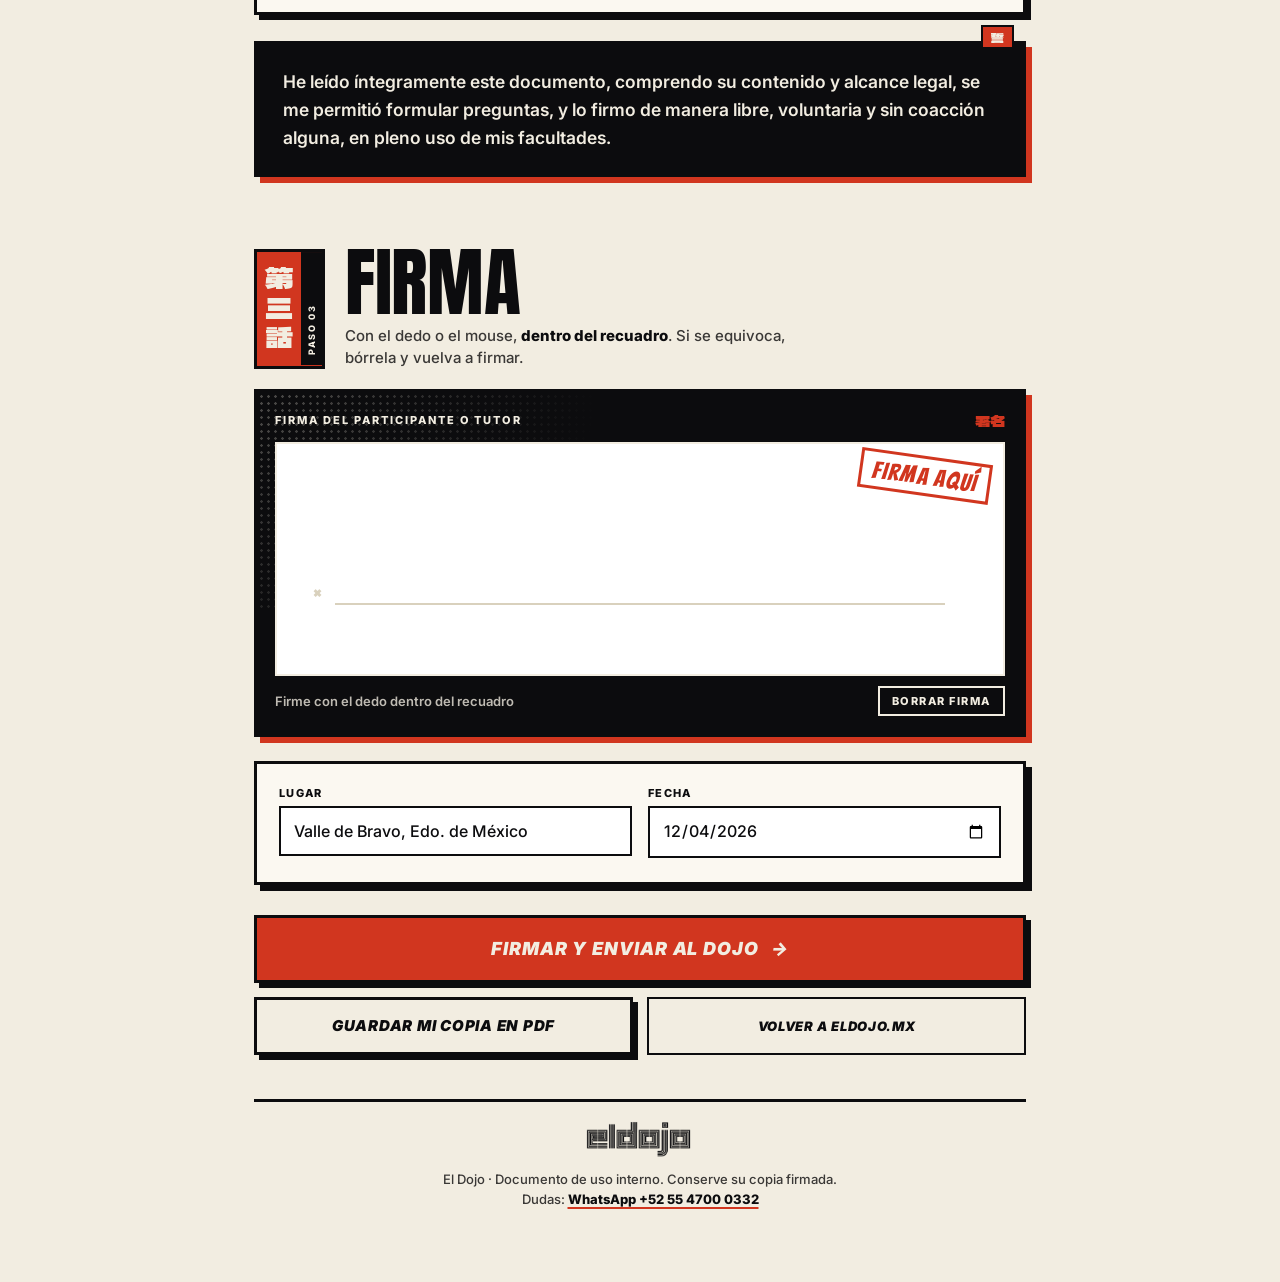
<file: waiver/index.html>
<!doctype html>
<html lang="es">
<head>
<meta charset="utf-8">
<meta name="viewport" content="width=device-width, initial-scale=1, viewport-fit=cover">
<title>Carta Responsiva · El Dojo</title>
<meta name="robots" content="noindex">
<meta name="theme-color" content="#0c0c0e">
<link rel="icon" href="/assets/logo.png">
<link rel="preconnect" href="https://fonts.googleapis.com">
<link rel="preconnect" href="https://fonts.gstatic.com" crossorigin>
<link rel="stylesheet" href="https://fonts.googleapis.com/css2?family=Anton&family=Bangers&family=Dela+Gothic+One&family=Inter:ital,wght@0,400;0,500;0,600;0,700;0,800;0,900;1,800;1,900&display=swap">
<style>
/* =========================================================
   Carta Responsiva — El Dojo · Shōnen
   Same tokens as the eldojo.mx homepage. Brand energy lives in
   the cover, chapter heads, stamps and buttons; the clauses
   themselves stay calm, high-contrast and easy to read.
   ========================================================= */
:root{
  --paper:#f2ede1; --paper-2:#e7e0cf; --paper-3:#d9d1bd; --sheet:#fbf8f1;
  --ink:#0c0c0e; --ink-2:#1b1b1f; --ink-soft:#3a3836;
  --red:#d1361f; --red-deep:#9e2a17; --navy:#14293f; --wa:#25d366;
  --line:3px;
  --jp:"Dela Gothic One","Hiragino Kaku Gothic StdN","Yu Gothic",sans-serif;
  --disp:"Anton","Impact",sans-serif;
  --sans:"Inter",system-ui,-apple-system,sans-serif;
  --pow:"Bangers","Anton",sans-serif;
  --out:cubic-bezier(.16,1,.3,1);
  --pad:16px;
}
*,*::before,*::after{box-sizing:border-box;margin:0;padding:0}
html,body{overflow-x:clip}
html{-webkit-text-size-adjust:100%;scroll-behavior:smooth;scroll-padding-top:76px}
body{background:var(--paper);color:var(--ink);font-family:var(--sans);font-size:16px;line-height:1.5;-webkit-font-smoothing:antialiased;text-rendering:optimizeLegibility}
a{color:inherit}
button{font:inherit;color:inherit;background:none;border:0;cursor:pointer}
::selection{background:var(--red);color:var(--paper)}
:focus-visible{outline:3px solid var(--red);outline-offset:3px}
.jp{font-family:var(--jp);font-weight:400}
.label{font:800 11px/1 var(--sans);letter-spacing:.18em;text-transform:uppercase}

/* paper grain (same recipe as the homepage) */
body::before{content:"";position:fixed;inset:0;z-index:50;pointer-events:none;opacity:.5;mix-blend-mode:multiply;
  background-image:url("data:image/svg+xml,%3Csvg xmlns='http://www.w3.org/2000/svg' width='180' height='180'%3E%3Cfilter id='n'%3E%3CfeTurbulence type='fractalNoise' baseFrequency='.85' numOctaves='2' stitchTiles='stitch'/%3E%3CfeColorMatrix values='0 0 0 0 .1 0 0 0 0 .08 0 0 0 0 .06 0 0 0 .07 0'/%3E%3C/filter%3E%3Crect width='100%25' height='100%25' filter='url(%23n)'/%3E%3C/svg%3E")}
.dots{background-image:radial-gradient(circle,var(--ink) 1.05px,transparent 1.35px);background-size:6px 6px}

/* ---------- top bar ---------- */
.bar{position:sticky;top:0;z-index:40;height:58px;display:flex;align-items:center;gap:14px;padding:0 var(--pad);background:var(--paper);border-bottom:var(--line) solid var(--ink)}
.logo{display:block;width:96px;aspect-ratio:3/1;background:var(--ink);-webkit-mask:url(/assets/logo.png) center/contain no-repeat;mask:url(/assets/logo.png) center/contain no-repeat;flex:none}
.bar__vol{display:flex;align-items:center;gap:9px;padding-left:14px;border-left:2px solid var(--ink);height:28px;min-width:0}
.bar__vol .jp{font-size:15px;color:var(--red);line-height:1}
.bar__vol b{font:800 10px/1.1 var(--sans);letter-spacing:.16em;text-transform:uppercase;white-space:nowrap;overflow:hidden;text-overflow:ellipsis}
.bar__meter{margin-left:auto;display:flex;align-items:center;gap:6px;font:800 10px/1 var(--sans);letter-spacing:.14em;text-transform:uppercase;white-space:nowrap}
#meterDots{display:none;gap:4px;align-items:center}
.bar__meter i{display:block;width:9px;height:9px;border:2px solid var(--ink);background:transparent;rotate:45deg}
.bar__meter i.on{background:var(--red)}

.page{max-width:820px;margin:0 auto;padding:0 var(--pad) 72px}

/* ---------- cover ---------- */
.cover{position:relative;margin:16px 0 0;border:var(--line) solid var(--ink);background:var(--ink);color:var(--paper);overflow:hidden;isolation:isolate;box-shadow:6px 6px 0 var(--red)}
.cover__lines{position:absolute;inset:0;z-index:-1;opacity:.5;
  background:repeating-conic-gradient(from 0deg at 82% 30%,rgba(242,237,225,.10) 0 1.2deg,transparent 1.2deg 4.5deg)}
.cover__dots{position:absolute;right:-30px;bottom:-30px;width:70%;height:75%;z-index:-1;opacity:.28;
  background-image:radial-gradient(circle,var(--paper) 1.1px,transparent 1.5px);background-size:7px 7px;
  -webkit-mask:radial-gradient(circle at 100% 100%,#000,transparent 70%);mask:radial-gradient(circle at 100% 100%,#000,transparent 70%)}
.cover__k{position:absolute;right:-10px;top:56px;z-index:-1;font-family:var(--jp);font-size:180px;line-height:1;color:transparent;-webkit-text-stroke:2px rgba(209,54,31,.75)}
.cover__in{position:relative;padding:22px 18px 22px}
.cover__tag{display:inline-flex;align-items:center;gap:8px;background:var(--red);color:var(--paper);border:2px solid var(--paper);padding:7px 10px 6px}
.cover__tag .jp{font-size:13px;letter-spacing:.04em}
.cover h1{margin-top:18px;max-width:15ch;font:400 38px/.94 var(--disp);text-transform:uppercase;letter-spacing:.004em;
  text-shadow:.04em .04em 0 var(--ink)}
.cover h1 em{font-style:normal;color:var(--red)}
.cover__addr{margin-top:14px;font:600 13px/1.45 var(--sans);color:rgba(242,237,225,.74);max-width:34ch}
.burst{position:absolute;right:-6px;top:-8px;width:86px;height:86px;display:grid;place-items:center;background:var(--paper);padding:3px;rotate:-10deg;
  clip-path:polygon(50% 0,59% 13%,74% 5%,76% 21%,93% 20%,87% 36%,100% 45%,88% 56%,96% 71%,79% 74%,77% 91%,62% 85%,50% 100%,38% 85%,23% 91%,21% 74%,4% 71%,12% 56%,0 45%,13% 36%,7% 20%,24% 21%,26% 5%,41% 13%)}
.burst span{display:grid;place-items:center;width:100%;height:100%;background:var(--red);color:var(--paper);clip-path:inherit;text-align:center;font:400 14px/.9 var(--pow);letter-spacing:.04em;padding:12px}

/* steps strip */
.steps{display:grid;grid-template-columns:repeat(3,1fr);margin-top:12px;border:var(--line) solid var(--ink);background:var(--paper)}
.steps a{display:flex;flex-direction:column;gap:6px;padding:11px 10px 10px;text-decoration:none;border-right:var(--line) solid var(--ink);transition:background .2s}
.steps a:last-child{border-right:0}
.steps a:hover{background:var(--paper-2)}
.steps .jp{font-size:12px;color:var(--red);line-height:1}
.steps b{font:400 19px/1 var(--disp);text-transform:uppercase;letter-spacing:.01em}
.steps a.done{background:var(--ink);color:var(--paper)}

/* narration / alert */
.narr{position:relative;margin-top:16px;padding:14px 16px 14px 16px;background:var(--sheet);border:var(--line) solid var(--ink);box-shadow:4px 4px 0 var(--ink);font:500 15px/1.55 var(--sans)}
.narr::before{content:"注意";position:absolute;top:-13px;left:12px;background:var(--red);color:var(--paper);border:2px solid var(--ink);padding:3px 7px 2px;font:400 12px/1 var(--jp);letter-spacing:.08em}
.narr strong{font-weight:800}

/* ---------- chapter head ---------- */
.ch{display:grid;grid-template-columns:auto 1fr;align-items:end;gap:14px;margin:56px 0 20px}
.ch-tag{display:flex;align-items:stretch;border:var(--line) solid var(--ink);background:var(--red);color:var(--paper);align-self:stretch}
.ch-tag .jp{writing-mode:vertical-rl;font-size:22px;line-height:1;padding:10px 6px;letter-spacing:.06em}
.ch-tag .label{writing-mode:vertical-rl;rotate:180deg;padding:10px 6px;background:var(--ink);font-size:9px}
.ch h2{font:400 48px/.86 var(--disp);text-transform:uppercase;letter-spacing:-.004em}
.ch h2 em{font-style:normal;color:var(--red)}
.ch p{margin-top:10px;font:500 14px/1.45 var(--sans);color:var(--ink-soft);max-width:44ch}
.ch p b{color:var(--ink);font-weight:800}

/* ---------- form panels ---------- */
.panel{position:relative;border:var(--line) solid var(--ink);background:var(--sheet);padding:18px 16px 20px;box-shadow:6px 6px 0 var(--ink)}
.panel__h{display:flex;align-items:center;justify-content:space-between;gap:10px;margin:-18px -16px 18px;padding:10px 16px 9px;background:var(--ink);color:var(--paper)}
.panel__h h3{font:400 20px/1 var(--disp);text-transform:uppercase;letter-spacing:.02em}
.panel__h .jp{font-size:13px;color:var(--red)}
.grid{display:grid;grid-template-columns:1fr;gap:14px}
.f{display:flex;flex-direction:column;gap:6px;min-width:0}
.f label{font:800 11px/1.3 var(--sans);letter-spacing:.12em;text-transform:uppercase;color:var(--ink)}
.f input,.f textarea{width:100%;min-height:50px;padding:12px 13px;border:2px solid var(--ink);border-radius:0;background:#fff;color:var(--ink);font:500 16px/1.35 var(--sans);-webkit-appearance:none;appearance:none;transition:box-shadow .15s var(--out),translate .15s var(--out)}
.f input[type=date]{min-height:50px;display:block}
.f textarea{min-height:96px;resize:vertical}
.f input::placeholder,.f textarea::placeholder{color:#8a857b}
.f input:focus,.f textarea:focus{outline:0;box-shadow:4px 4px 0 var(--red);translate:-2px -2px}
.f.bad input,.f.bad textarea{border-color:var(--red);background:#fff4f1}
.full{grid-column:1/-1}

#minorBox{display:none;position:relative;margin-top:22px;border:var(--line) solid var(--red);background:#fff4f1;padding:22px 16px 18px;box-shadow:6px 6px 0 var(--red)}
#minorBox.on{display:block}
#minorBox .stampk{position:absolute;top:-15px;left:12px;background:var(--red);color:var(--paper);border:2px solid var(--ink);padding:4px 8px 3px;font:400 13px/1 var(--jp);letter-spacing:.06em}
#minorBox p{font:500 15px/1.5 var(--sans);margin-bottom:14px}
#minorBox p strong{font-weight:800}

/* ---------- clauses: calm reading ---------- */
.clauses{display:flex;flex-direction:column;gap:22px}
.cl{position:relative;border:var(--line) solid var(--ink);background:var(--sheet);box-shadow:5px 5px 0 var(--ink)}
.cl__h{display:grid;grid-template-columns:auto 1fr;align-items:stretch;border-bottom:var(--line) solid var(--ink);background:var(--paper)}
.cl__n{display:grid;place-items:center;width:58px;background:var(--ink);color:var(--paper);position:relative;overflow:hidden}
.cl__n .jp{font-size:28px;line-height:1;color:var(--red)}
.cl h3{padding:12px 14px 11px;font:400 21px/1.06 var(--disp);text-transform:uppercase;letter-spacing:.01em;align-self:center}
.cl h3 .ord{display:block;font:800 10.5px/1 var(--sans);letter-spacing:.2em;color:var(--red);margin-bottom:6px}
.clause{padding:16px 16px 6px;font:400 16px/1.68 var(--sans);color:#1d1c1b;max-width:68ch;hyphens:manual}
.clause p{margin:0 0 12px}
.clause strong{font-weight:700;color:var(--ink)}
.clause ol,.clause ul{margin:0 0 12px;padding-left:24px}
.clause li{margin:0 0 6px;padding-left:4px}
.clause li::marker{font-weight:800;color:var(--red)}

/* initials = hanko stamp */
.ini{display:flex;align-items:center;justify-content:space-between;gap:12px;margin:4px 16px 16px;padding:12px 0 0;border-top:2px dashed var(--paper-3)}
.ini label{display:flex;flex-direction:column;gap:4px;font:800 11px/1.2 var(--sans);letter-spacing:.16em;text-transform:uppercase}
.ini label small{font:500 12px/1.3 var(--sans);letter-spacing:0;text-transform:none;color:var(--ink-soft)}
.seal{position:relative;flex:none}
.seal input{width:104px;height:64px;border:var(--line) solid var(--ink);border-radius:0;background:#fff;color:var(--red);text-align:center;text-transform:uppercase;font:400 28px/1 var(--disp);letter-spacing:.06em;-webkit-appearance:none;appearance:none;transition:rotate .25s var(--out),box-shadow .2s,border-color .2s,background .2s}
.seal::before{content:"印";position:absolute;inset:0;display:grid;place-items:center;font:400 22px/1 var(--jp);color:var(--paper-3);pointer-events:none;z-index:1;transition:opacity .15s}
.seal.on::before,.seal:focus-within::before{opacity:0}
.seal input:focus{outline:0;box-shadow:4px 4px 0 var(--red)}
.seal.wide input{width:150px;font-size:20px}
.seal::after{content:"";position:absolute;inset:5px;border:1.5px solid transparent;pointer-events:none;transition:border-color .2s}
.seal.on input{border-color:var(--red);background:#fff4f1;rotate:-3deg;box-shadow:3px 3px 0 var(--red)}
.seal.on::after{border-color:rgba(209,54,31,.35);rotate:-3deg}
.seal.bad input{border-color:var(--red);background:#fff4f1;animation:shake .35s}
@keyframes shake{25%{translate:-4px 0}75%{translate:4px 0}}

.declar{position:relative;margin-top:26px;padding:20px 18px 18px;background:var(--ink);color:var(--paper);border:var(--line) solid var(--ink);box-shadow:6px 6px 0 var(--red);font:600 16.5px/1.6 var(--sans)}
.declar-wrap{position:relative}
.declar-wrap .k{position:absolute;top:-16px;right:12px;z-index:2;background:var(--red);color:var(--paper);border:2px solid var(--ink);padding:4px 8px 3px;font:400 13px/1 var(--jp)}

/* ---------- signature ---------- */
.sig{position:relative;border:var(--line) solid var(--ink);background:var(--ink);padding:14px;box-shadow:6px 6px 0 var(--red);overflow:hidden;isolation:isolate}
.sig__dots{position:absolute;left:-20px;top:-20px;width:60%;height:70%;z-index:-1;opacity:.3;background-image:radial-gradient(circle,var(--paper) 1.1px,transparent 1.5px);background-size:7px 7px;-webkit-mask:radial-gradient(circle at 0 0,#000,transparent 70%);mask:radial-gradient(circle at 0 0,#000,transparent 70%)}
.sig__top{display:flex;align-items:center;justify-content:space-between;margin-bottom:10px;color:var(--paper)}
.sig__top .label{color:var(--paper)}
.sig__top .jp{color:var(--red);font-size:15px}
.sigwrap{position:relative;background:#fff;border:2px solid var(--paper);touch-action:none}
.sigwrap::before{content:"";position:absolute;left:8%;right:8%;bottom:30%;border-bottom:2px solid var(--paper-3);pointer-events:none}
.sigwrap::after{content:"×";position:absolute;left:5%;bottom:calc(30% + 2px);font:400 26px/1 var(--disp);color:var(--paper-3);pointer-events:none}
canvas{position:relative;z-index:1;display:block;width:100%;height:200px;touch-action:none;cursor:crosshair}
.stamp{position:absolute;z-index:2;right:12px;top:12px;padding:6px 10px 4px;border:3px solid var(--red);color:var(--red);font:400 24px/1 var(--pow);letter-spacing:.06em;rotate:8deg;pointer-events:none;background:rgba(255,255,255,.75);transition:opacity .3s,scale .3s var(--out)}
.sigwrap.inked .stamp{opacity:0;scale:.6}
.sigbar{display:flex;justify-content:space-between;align-items:center;gap:10px;margin-top:10px;font:600 13px/1.3 var(--sans);color:rgba(242,237,225,.78)}
.sigwrap.inked + .sigbar #sigHint{color:var(--paper)}
.sigbar button{flex:none;padding:8px 12px 7px;border:2px solid var(--paper);color:var(--paper);font:800 11px/1 var(--sans);letter-spacing:.14em;text-transform:uppercase}
.sigbar button:hover{background:var(--red);border-color:var(--red)}
.sig.bad{box-shadow:6px 6px 0 var(--red),0 0 0 4px var(--red)}

/* ---------- messages ---------- */
.err{display:none;margin-top:22px;padding:14px 16px;background:#fff4f1;border:var(--line) solid var(--red);font:600 15px/1.5 var(--sans);color:var(--red-deep)}
.err.on{display:block}
.err::before{content:"¡Falta!";display:inline-block;margin-right:8px;background:var(--red);color:var(--paper);padding:3px 7px 1px;font:400 16px/1 var(--pow);letter-spacing:.06em;border:2px solid var(--ink);rotate:-3deg}

.state{display:none;position:relative;margin-top:30px;border:var(--line) solid var(--ink);box-shadow:8px 8px 0 var(--ink);overflow:hidden;isolation:isolate}
.state.on{display:block}
.state__in{position:relative;padding:26px 18px 20px}
.state h3{font:400 34px/.92 var(--disp);text-transform:uppercase;letter-spacing:.005em;max-width:14ch}
.state p{margin-top:12px;font:600 15.5px/1.5 var(--sans);max-width:46ch}
.state .btns{display:flex;flex-direction:column;gap:12px;margin-top:20px}
.ok{background:var(--red);color:var(--paper)}
.ok::before{content:"";position:absolute;inset:0;z-index:-1;opacity:.22;background:repeating-conic-gradient(from 0deg at 85% 20%,var(--ink) 0 1.4deg,transparent 1.4deg 5deg)}
.ok .oss{position:absolute;right:-6px;top:-8px;width:96px;height:96px;display:grid;place-items:center;background:var(--ink);padding:3px;rotate:12deg;
  clip-path:polygon(50% 0,59% 13%,74% 5%,76% 21%,93% 20%,87% 36%,100% 45%,88% 56%,96% 71%,79% 74%,77% 91%,62% 85%,50% 100%,38% 85%,23% 91%,21% 74%,4% 71%,12% 56%,0 45%,13% 36%,7% 20%,24% 21%,26% 5%,41% 13%)}
.ok .oss span{display:grid;place-items:center;width:100%;height:100%;background:var(--paper);color:var(--red);clip-path:inherit;font:400 26px/1 var(--pow);letter-spacing:.04em}
.ok h3{padding-right:84px;text-shadow:.05em .05em 0 var(--ink)}
.ok .folio{display:inline-block;margin-top:14px;background:var(--ink);color:var(--paper);padding:6px 9px 5px;font:800 11px/1.2 var(--sans);letter-spacing:.14em;text-transform:uppercase;word-break:break-all}
.state.fb{background:var(--sheet)}
.fb .state__in{padding-top:22px}
.fb .tag{display:inline-block;background:var(--ink);color:var(--paper);padding:5px 8px 4px;font:800 10px/1 var(--sans);letter-spacing:.18em;text-transform:uppercase;margin-bottom:12px}
.fb .tag .jp{color:var(--red);margin-right:6px;letter-spacing:.04em}
.fb p strong{font-weight:800}

/* ---------- buttons ---------- */
.actions{display:flex;flex-direction:column;gap:14px;margin-top:30px}
.btn{position:relative;display:flex;align-items:center;justify-content:center;gap:12px;width:100%;min-height:58px;padding:0 20px;border:var(--line) solid var(--ink);background:var(--red);color:var(--paper);font:900 italic 15px/1.1 var(--sans);letter-spacing:.05em;text-transform:uppercase;text-align:center;text-decoration:none;box-shadow:5px 5px 0 var(--ink);transition:translate .18s var(--out),box-shadow .18s var(--out),background .2s;cursor:pointer}
.btn:hover{translate:-2px -2px;box-shadow:7px 7px 0 var(--ink)}
.btn:active{translate:3px 3px;box-shadow:2px 2px 0 var(--ink)}
.btn--paper{background:var(--paper);color:var(--ink)}
.btn--ink{background:var(--ink);color:var(--paper);box-shadow:5px 5px 0 var(--red)}
.btn--ink:hover{box-shadow:7px 7px 0 var(--red)}
.btn--wa{background:var(--ink);color:var(--paper);box-shadow:5px 5px 0 var(--wa)}
.btn--wa:hover{box-shadow:7px 7px 0 var(--wa)}
.btn--wa svg{width:22px;height:22px;fill:var(--wa);flex:none}
.btn--quiet{min-height:48px;background:transparent;border-width:2px;box-shadow:none;color:var(--ink);font-size:13px}
.btn--quiet:hover{background:var(--paper-2);box-shadow:none;translate:none}
.btn .arr{display:inline-block;transition:translate .25s var(--out)}
.btn:hover .arr{translate:4px 0}
.btn[disabled]{opacity:.6;pointer-events:none}
.btn.busy{pointer-events:none}
.btn.busy .spin{display:inline-block}
.spin{display:none;width:18px;height:18px;border:3px solid currentColor;border-right-color:transparent;border-radius:50%;animation:rot .7s linear infinite}
@keyframes rot{to{rotate:360deg}}
.ok .btn{border-color:var(--ink)}

footer{margin-top:44px;padding-top:18px;border-top:var(--line) solid var(--ink);font:500 13px/1.6 var(--sans);color:var(--ink-soft);text-align:center}
footer a{color:var(--ink);font-weight:800;text-decoration-color:var(--red);text-decoration-thickness:2px;text-underline-offset:3px}
footer .logo{margin:0 auto 12px;width:110px}

/* ---------- wider screens ---------- */
@media (min-width:600px){
  :root{--pad:24px}
  .grid{grid-template-columns:1fr 1fr;gap:16px}
  .cover__in{padding:34px 30px 32px}
  .cover h1{font-size:58px}
  .cover__k{font-size:240px;right:4px;top:-4px;color:var(--red);-webkit-text-stroke:0;opacity:.95;text-shadow:.025em .025em 0 var(--ink),-.025em .025em 0 var(--ink),.05em .06em 0 var(--paper)}
  #meterDots{display:flex}
  .burst{width:118px;height:118px;right:26px;top:auto;bottom:22px}
  .burst span{font-size:21px}
  .steps a{flex-direction:row;align-items:baseline;gap:10px;padding:14px 16px}
  .steps b{font-size:24px}
  .ch{gap:20px;margin-top:72px}
  .ch h2{font-size:76px}
  .ch-tag .jp{font-size:28px;padding:12px 8px}
  .ch p{font-size:15px}
  .panel{padding:22px 22px 24px}
  .panel__h{margin:-22px -22px 22px;padding:11px 22px 10px}
  .cl__n{width:74px}
  .cl__n .jp{font-size:34px}
  .cl h3{font-size:26px;padding:14px 20px 13px}
  .clause{padding:20px 24px 8px;font-size:16.5px}
  .ini{margin:4px 24px 20px}
  .declar{padding:24px 26px 22px;font-size:17.5px}
  .sig{padding:18px}
  canvas{height:230px}
  .state__in{padding:34px 30px 28px}
  .state h3{font-size:48px}
  .ok .oss{width:140px;height:140px;right:24px;top:22px}
  .ok .oss span{font-size:38px}
  .ok .oss span{font-size:38px}
  .ok h3{padding-right:150px}
  .state .btns{flex-direction:row;flex-wrap:wrap}
  .state .btns .btn{width:auto;flex:1 1 220px}
  .actions{display:grid;grid-template-columns:1fr 1fr}
  .actions #send{grid-column:1/-1;min-height:68px;font-size:18px}
  .actions .btn--quiet{min-height:58px}
}
@media (min-width:900px){
  .bar{padding:0 32px}
  .logo{width:120px}
  .bar__vol b{font-size:11px}
}
@media (prefers-reduced-motion:reduce){*{transition:none !important;animation:none !important}}

/* ---------- print = the PDF copy: clean, black on white ---------- */
@media print{
  @page{margin:14mm 12mm}
  body{background:#fff;font-size:10.5pt;line-height:1.45}
  body::before,.bar,.steps,.burst,.cover__lines,.cover__dots,.cover__k,.narr,.noprint,.actions,.err,.state,.stamp,.sig__dots,.ch p,.ch-tag .label{display:none !important}
  .page{max-width:none;padding:0}
  .cover{margin:0;background:#fff;color:#000;border:0;border-bottom:2px solid #000;box-shadow:none}
  .cover__in{padding:0 0 10px}
  .cover__tag{background:#fff;color:#000;border:1px solid #000}
  .cover h1{font-size:22pt;max-width:none;text-shadow:none}
  .cover__addr{color:#333}
  .ch{margin:16px 0 8px;break-after:avoid}
  .ch h2{font-size:18pt}
  .ch-tag{background:#fff;color:#000;border:1px solid #000}
  .panel,.cl,#minorBox,.sig{box-shadow:none;border:1px solid #000;background:#fff}
  .panel__h{background:#fff;color:#000;border-bottom:1px solid #000}
  .cl{break-inside:avoid}
  .cl__h{background:#fff;border-bottom:1px solid #000}
  .cl__n{background:#fff;color:#000;border-right:1px solid #000}
  .clause{max-width:none;font-size:10.5pt;color:#000}
  .f input,.f textarea{border:0;border-bottom:1px solid #333;min-height:0;padding:2px 0;background:#fff}
  .seal input{border:1px solid #000;background:#fff;rotate:none;box-shadow:none;height:40px}
  .declar{background:#fff;color:#000;border:1px solid #000;box-shadow:none}
  .sig{padding:8px;break-inside:avoid}
  .sig__top,.sig__top .label{color:#000}
  .sigwrap{border:1px solid #333}
  .sigbar{color:#333}
  .sigbar button{display:none}
  footer{border-top:1px solid #000}
  footer .logo{background:#000;-webkit-print-color-adjust:exact;print-color-adjust:exact}
}
</style>
</head>
<body>

<header class="bar">
  <a href="/" class="logo" aria-label="El Dojo — inicio"></a>
  <div class="bar__vol"><span class="jp">誓約</span><b>Carta responsiva</b></div>
  <div class="bar__meter noprint" aria-live="polite" title="Iniciales puestas"><span id="meterTxt">0/7</span><span id="meterDots" aria-hidden="true"></span></div>
</header>

<main class="page">

  <section class="cover" aria-labelledby="ttl">
    <div class="cover__lines" aria-hidden="true"></div>
    <div class="cover__dots" aria-hidden="true"></div>
    <div class="cover__k" aria-hidden="true">誓</div>
    <div class="cover__in">
      <span class="cover__tag"><span class="jp">第零巻</span><span class="label">Documento legal</span></span>
      <h1 id="ttl" data-legal="H1">Carta Responsiva, Consentimiento Informado<br>y Liberación de Responsabilidad</h1>
      <p class="cover__addr">Huizaches 22 · San Mateo Acatitlán · Valle de Bravo, Estado de México</p>
    </div>
    <div class="burst noprint" aria-hidden="true"><span>Lee ·<br>Inicia ·<br>Firma</span></div>
  </section>

  <nav class="steps noprint" aria-label="Pasos">
    <a href="#datos" id="st1"><span class="jp">第一話</span><b>Datos</b></a>
    <a href="#clausulas" id="st2"><span class="jp">第二話</span><b>Cláusulas</b></a>
    <a href="#firma" id="st3"><span class="jp">第三話</span><b>Firma</b></a>
  </nav>

  <p class="narr noprint" data-legal="ALERT"><strong>Lea este documento completo antes de firmar.</strong>
     Es un documento legal que afecta sus derechos. Ponga sus iniciales en cada
     cláusula, firme al final y guarde o envíe su copia.</p>

  <!-- ===================== 第一話 · DATOS ===================== -->
  <header class="ch" id="datos">
    <div class="ch-tag" aria-hidden="true"><span class="jp">第一話</span><span class="label">Paso 01</span></div>
    <div>
      <h2>Datos</h2>
      <p>Del <b>participante</b>. Si es menor de edad, aparece el apartado del tutor.</p>
    </div>
  </header>

  <div class="panel">
    <div class="panel__h"><h3>Datos del participante</h3><span class="jp" aria-hidden="true">参加者</span></div>
    <div class="grid">
      <div class="f full"><label for="nombre">Nombre completo</label><input id="nombre" autocomplete="name"></div>
      <div class="f"><label for="nacimiento">Fecha de nacimiento</label><input id="nacimiento" type="date"></div>
      <div class="f"><label for="tel">Teléfono</label><input id="tel" type="tel" inputmode="tel" autocomplete="tel"></div>
      <div class="f full"><label for="domicilio">Domicilio</label><input id="domicilio" autocomplete="street-address"></div>
      <div class="f"><label for="correo">Correo electrónico</label><input id="correo" type="email" inputmode="email" autocomplete="email"></div>
      <div class="f"><label for="ine">Identificación oficial</label><input id="ine" placeholder="INE / pasaporte"></div>
      <div class="f"><label for="emerg">Contacto de emergencia</label><input id="emerg"></div>
      <div class="f"><label for="emergTel">Teléfono de emergencia</label><input id="emergTel" type="tel" inputmode="tel"></div>
      <div class="f full"><label for="medico">Condiciones médicas, lesiones previas, alergias o medicamentos que deban conocerse</label>
        <textarea id="medico" placeholder="Escriba «ninguna» si no aplica"></textarea></div>
    </div>
  </div>

  <div id="minorBox">
    <span class="stampk" aria-hidden="true">未成年</span>
    <p data-legal="MINOR"><strong>El participante es menor de edad.</strong> Debe firmar el padre, madre o tutor.</p>
    <div class="grid">
      <div class="f"><label for="tutor">Nombre del padre, madre o tutor</label><input id="tutor"></div>
      <div class="f"><label for="tutorTel">Teléfono del tutor</label><input id="tutorTel" type="tel" inputmode="tel"></div>
    </div>
  </div>

  <!-- ===================== 第二話 · CLÁUSULAS ===================== -->
  <header class="ch" id="clausulas">
    <div class="ch-tag" aria-hidden="true"><span class="jp">第二話</span><span class="label">Paso 02</span></div>
    <div>
      <h2>Cláusu&shy;las</h2>
      <p>Siete cláusulas. Lea cada una y ponga sus <b>iniciales</b> en el sello.</p>
    </div>
  </header>

  <div class="clauses">

    <article class="cl">
      <div class="cl__h"><div class="cl__n" aria-hidden="true"><span class="jp">一</span></div>
        <h3 data-legal="TITLE"><span class="ord">Primera.</span> Naturaleza de la actividad</h3></div>
      <div class="clause" data-legal="BODY">
    <p>EL PARTICIPANTE manifiesta que desea participar de forma libre y voluntaria en las
    actividades impartidas por EL DOJO, que incluyen de manera enunciativa mas no limitativa:
    jiu jitsu brasileño, judo, aikido, lucha (grappling), sparring, rodadas (rolling),
    acondicionamiento físico y uso de las instalaciones y equipo.</p>
    <p>Reconoce que se trata de <strong>actividades de contacto físico directo y de alta
    exigencia física</strong>, en las que existe contacto intencional entre practicantes,
    incluyendo llaves, estrangulaciones, palancas, proyecciones y derribos.</p>
      </div>
      <div class="ini"><label for="i1">Iniciales</label><span class="seal"><input class="in" maxlength="4" id="i1" autocomplete="off"></span></div>
    </article>

    <article class="cl">
      <div class="cl__h"><div class="cl__n" aria-hidden="true"><span class="jp">二</span></div>
        <h3 data-legal="TITLE"><span class="ord">Segunda.</span> Declaración de aptitud física y médica</h3></div>
      <div class="clause" data-legal="BODY">
    <p>EL PARTICIPANTE declara bajo protesta de decir verdad que:</p>
    <ol type="a">
      <li>Se encuentra en condiciones físicas y de salud adecuadas para realizar las actividades descritas;</li>
      <li>No padece enfermedad, lesión, condición cardiaca, respiratoria, ósea, articular o de
          cualquier otra naturaleza que le impida participar o que se agrave con el ejercicio
          físico intenso, salvo lo declarado por escrito arriba;</li>
      <li>Ha consultado a un médico o asume voluntariamente la decisión de no hacerlo;</li>
      <li>Se obliga a informar por escrito a EL DOJO de cualquier cambio en su estado de salud,
          embarazo, cirugía, lesión o tratamiento médico posterior a la firma.</li>
    </ol>
      </div>
      <div class="ini"><label for="i2">Iniciales</label><span class="seal"><input class="in" maxlength="4" id="i2" autocomplete="off"></span></div>
    </article>

    <article class="cl">
      <div class="cl__h"><div class="cl__n" aria-hidden="true"><span class="jp">三</span></div>
        <h3 data-legal="TITLE"><span class="ord">Tercera.</span> Asunción voluntaria de riesgos</h3></div>
      <div class="clause" data-legal="BODY">
    <p>EL PARTICIPANTE conoce, comprende y acepta voluntariamente que las actividades conllevan
    riesgos inherentes que no pueden eliminarse por completo, aun observando todas las medidas
    de seguridad razonables. Dichos riesgos incluyen, de manera enunciativa mas no limitativa:</p>
    <ol>
      <li>Contusiones, raspaduras, cortaduras y hemorragias;</li>
      <li>Esguinces, desgarres musculares, luxaciones y fracturas;</li>
      <li>Lesiones articulares en rodillas, hombros, codos, cuello y columna vertebral;</li>
      <li>Pérdida temporal del conocimiento derivada de estrangulaciones o golpes;</li>
      <li>Lesiones craneoencefálicas o de columna, incluyendo daño neurológico;</li>
      <li>Deshidratación, golpe de calor, eventos cardiovasculares o respiratorios;</li>
      <li>Contagio de infecciones cutáneas (tiña, impétigo, herpes gladiatorum), virales o
          bacterianas derivadas del contacto piel con piel o con superficies;</li>
      <li>Lesiones ocasionadas por la conducta, impericia o descuido de otros participantes;</li>
      <li>Incapacidad parcial o total, permanente o temporal, e incluso la muerte.</li>
    </ol>
    <p>Asume dichos riesgos de forma libre, informada y voluntaria, y confirma que su
    participación no obedece a obligación, presión o coacción alguna.</p>
      </div>
      <div class="ini"><label for="i3">Iniciales</label><span class="seal"><input class="in" maxlength="4" id="i3" autocomplete="off"></span></div>
    </article>

    <article class="cl">
      <div class="cl__h"><div class="cl__n" aria-hidden="true"><span class="jp">四</span></div>
        <h3 data-legal="TITLE"><span class="ord">Cuarta.</span> Liberación de responsabilidad</h3></div>
      <div class="clause" data-legal="BODY">
    <p>En la máxima medida permitida por la legislación aplicable, EL PARTICIPANTE libera a
    EL DOJO, así como a sus socios, representantes legales, entrenadores, instructores,
    empleados, arrendadores y demás practicantes, de toda responsabilidad civil, así como de
    cualquier reclamación, demanda, acción, daño o perjuicio derivado de lesiones,
    padecimientos, daño a bienes o pérdidas que sufra con motivo de:</p>
    <ol type="a">
      <li>Su participación en clases, entrenamientos, sparring, seminarios, competencias,
          exhibiciones o eventos organizados por EL DOJO, dentro o fuera de sus instalaciones;</li>
      <li>El uso de las instalaciones, equipo, colchonetas, vestidores, regaderas y áreas comunes;</li>
      <li>La conducta, acción u omisión de otros participantes;</li>
      <li>Su traslado hacia o desde las instalaciones o eventos.</li>
    </ol>
    <p>Esta liberación se extiende a sus herederos, causahabientes y representantes legales.</p>
    <p><strong>Salvedad legal.</strong> Las partes reconocen expresamente que, conforme al
    artículo 2106 del Código Civil Federal y sus correlativos en los códigos civiles estatales,
    la presente liberación no ampara ni exime a EL DOJO de la responsabilidad derivada de dolo,
    mala fe o negligencia grave. Ninguna disposición de este documento pretende limitar derechos
    irrenunciables conforme a la ley.</p>
      </div>
      <div class="ini"><label for="i4">Iniciales</label><span class="seal"><input class="in" maxlength="4" id="i4" autocomplete="off"></span></div>
    </article>

    <article class="cl">
      <div class="cl__h"><div class="cl__n" aria-hidden="true"><span class="jp">五</span></div>
        <h3 data-legal="TITLE"><span class="ord">Quinta.</span> Reglamento y conducta</h3></div>
      <div class="clause" data-legal="BODY">
    <p>EL PARTICIPANTE se obliga a:</p>
    <ol>
      <li>Acatar en todo momento las instrucciones de los instructores y el reglamento interno;</li>
      <li>No participar bajo el influjo del alcohol, drogas o medicamentos que alteren sus capacidades;</li>
      <li>Respetar de inmediato la señal de rendición (tap), verbal o física, propia o del compañero;</li>
      <li>Abstenerse de aplicar técnicas para las que no ha sido autorizado conforme a su nivel;</li>
      <li>Presentarse con higiene personal adecuada, uñas cortas y sin joyería;</li>
      <li>Abstenerse de entrenar si presenta lesión cutánea, infección o enfermedad transmisible;</li>
      <li>Reportar de inmediato al instructor cualquier lesión ocurrida durante la clase;</li>
      <li>Utilizar el equipo de protección que le sea requerido.</li>
    </ol>
    <p>EL DOJO se reserva el derecho de suspender o dar por terminada la participación de quien
    incumpla lo anterior, sin responsabilidad alguna.</p>
      </div>
      <div class="ini"><label for="i5">Iniciales</label><span class="seal"><input class="in" maxlength="4" id="i5" autocomplete="off"></span></div>
    </article>

    <article class="cl">
      <div class="cl__h"><div class="cl__n" aria-hidden="true"><span class="jp">六</span></div>
        <h3 data-legal="TITLE"><span class="ord">Sexta.</span> Atención médica de emergencia</h3></div>
      <div class="clause" data-legal="BODY">
    <p>EL PARTICIPANTE autoriza a EL DOJO para que, en caso de emergencia y ante la
    imposibilidad de obtener su consentimiento, solicite servicios médicos de urgencia, primeros
    auxilios o traslado hospitalario en su nombre, aceptando cubrir los costos que ello genere.
    EL DOJO no asume obligación de contar con personal médico en sitio.</p>
      </div>
      <div class="ini"><label for="i6">Iniciales</label><span class="seal"><input class="in" maxlength="4" id="i6" autocomplete="off"></span></div>
    </article>

    <article class="cl">
      <div class="cl__h"><div class="cl__n" aria-hidden="true"><span class="jp">七</span></div>
        <h3 data-legal="TITLE"><span class="ord">Séptima.</span> Autorización de uso de imagen</h3></div>
      <div class="clause" data-legal="BODY">
    <p>EL PARTICIPANTE autoriza expresamente a EL DOJO a captar, reproducir y utilizar su
    imagen, voz y semejanza en fotografías, videos y grabaciones tomadas durante clases,
    entrenamientos, eventos, seminarios o competencias, con fines de promoción y difusión en
    redes sociales, sitio web, material publicitario y comunicaciones de EL DOJO, en cualquier
    medio y formato, sin límite territorial y sin contraprestación alguna.</p>
    <p>EL DOJO se obliga a no utilizar el material en contextos difamatorios, denigrantes u
    ofensivos. Si no desea aparecer en dicho material, escriba <strong>«NO AUTORIZO»</strong>
    en el espacio de iniciales de esta cláusula.</p>
      </div>
      <div class="ini"><label for="i7">Iniciales</label><span class="seal wide"><input class="in" maxlength="12" id="i7" autocomplete="off"></span></div>
    </article>

    <article class="cl">
      <div class="cl__h"><div class="cl__n" aria-hidden="true"><span class="jp">総</span></div>
        <h3 data-legal="TITLE">Disposiciones generales</h3></div>
      <div class="clause" data-legal="BODY">
    <p><strong>Divisibilidad.</strong> Si alguna cláusula fuere declarada nula o inaplicable por
    autoridad competente, las demás conservarán plena validez y fuerza legal.</p>
    <p><strong>Vigencia.</strong> Este documento permanecerá vigente durante toda la relación de
    EL PARTICIPANTE con EL DOJO, aplicando a cada visita, clase o evento, sin necesidad de
    renovarse, salvo que se revoque por escrito.</p>
    <p><strong>Ley y jurisdicción.</strong> Para su interpretación y cumplimiento, las partes se
    someten a las leyes aplicables y a los tribunales competentes de Valle de Bravo, Estado de
    México, renunciando a cualquier otro fuero.</p>
      </div>
    </article>

  </div>

  <div class="declar-wrap">
    <span class="k noprint" aria-hidden="true">誓</span>
    <p class="declar" data-legal="DECLAR">He leído íntegramente este documento, comprendo su contenido y alcance legal,
  se me permitió formular preguntas, y lo firmo de manera libre, voluntaria y sin coacción
  alguna, en pleno uso de mis facultades.</p>
  </div>

  <!-- ===================== 第三話 · FIRMA ===================== -->
  <header class="ch" id="firma">
    <div class="ch-tag" aria-hidden="true"><span class="jp">第三話</span><span class="label">Paso 03</span></div>
    <div>
      <h2>Firma</h2>
      <p>Con el dedo o el mouse, <b>dentro del recuadro</b>. Si se equivoca, bórrela y vuelva a firmar.</p>
    </div>
  </header>

  <div class="sig" id="sigPanel">
    <div class="sig__dots" aria-hidden="true"></div>
    <div class="sig__top"><span class="label">Firma del participante o tutor</span><span class="jp" aria-hidden="true">署名</span></div>
    <div class="sigwrap" id="sigWrap"><canvas id="sig" aria-label="Recuadro de firma"></canvas><span class="stamp" aria-hidden="true">Firma aquí</span></div>
    <div class="sigbar">
      <span id="sigHint">Firme con el dedo dentro del recuadro</span>
      <button type="button" id="clearSig">Borrar firma</button>
    </div>
  </div>

  <div class="panel" style="margin-top:24px">
    <div class="grid">
      <div class="f"><label for="lugar">Lugar</label><input id="lugar" value="Valle de Bravo, Edo. de México"></div>
      <div class="f"><label for="fecha">Fecha</label><input id="fecha" type="date"></div>
    </div>
  </div>

  <div class="err" id="err" role="alert"></div>

  <!-- success -->
  <section class="state ok" id="ok" role="status" aria-live="polite">
    <div class="oss" aria-hidden="true"><span>¡OSS!</span></div>
    <div class="state__in">
      <h3>Carta recibida</h3>
      <p id="okMsg">✓ Listo, ya la recibimos en el dojo. Guarda también tu copia en PDF si quieres.</p>
      <span class="folio" id="folio" hidden></span>
      <div class="btns">
        <button type="button" class="btn btn--paper" id="saveOk">Guardar mi copia en PDF</button>
        <a class="btn btn--ink" href="/">Volver a eldojo.mx <span class="arr">→</span></a>
      </div>
    </div>
  </section>

  <!-- fallback: nothing is lost if the automatic save fails -->
  <section class="state fb" id="fallback" role="alert">
    <div class="state__in">
      <span class="tag"><span class="jp">注意</span>No se guardó automáticamente</span>
      <h3>Envíala por WhatsApp</h3>
      <p>No pudimos guardarla automáticamente. Toca <strong>Enviarla por WhatsApp</strong> aquí abajo
        y guarda tu PDF — así queda registrada igual.</p>
      <div class="btns">
        <a class="btn btn--wa" id="wa" href="#"><svg viewBox="0 0 24 24" aria-hidden="true"><path d="M17.5 14.4c-.3-.1-1.7-.8-2-.9-.3-.1-.5-.1-.7.1-.2.3-.8.9-.9 1.1-.2.2-.3.2-.6.1-.3-.1-1.2-.5-2.3-1.4-.9-.8-1.4-1.7-1.6-2-.2-.3 0-.5.1-.6l.4-.5c.2-.2.2-.3.3-.5.1-.2 0-.4 0-.5l-.9-2.2c-.2-.6-.5-.5-.7-.5h-.6c-.2 0-.5.1-.8.4-.3.3-1 1-1 2.4s1 2.8 1.2 3c.1.2 2 3.1 4.9 4.3.7.3 1.2.5 1.6.6.7.2 1.3.2 1.8.1.6-.1 1.7-.7 1.9-1.4.2-.7.2-1.2.2-1.4-.1-.1-.3-.2-.6-.3zM12 21.8c-1.7 0-3.4-.5-4.9-1.3l-.4-.2-3.6.9 1-3.5-.2-.4C3 15.7 2.4 13.9 2.4 12 2.4 6.7 6.7 2.4 12 2.4c2.6 0 5 1 6.8 2.8 1.8 1.8 2.8 4.2 2.8 6.8 0 5.3-4.3 9.8-9.6 9.8zM20.2 3.8C18 1.6 15.1.4 12 .4 5.6.4.4 5.6.4 12c0 2 .5 4 1.5 5.8L.3 23.7l6-1.6c1.7.9 3.7 1.4 5.6 1.4 6.4 0 11.6-5.2 11.6-11.6.1-3-1.1-5.9-3.3-8.1z"/></svg>Enviarla por WhatsApp</a>
        <button type="button" class="btn" id="retry"><span class="spin" aria-hidden="true"></span><span class="t">Reintentar envío</span></button>
        <button type="button" class="btn btn--paper" id="saveFb">Guardar mi copia en PDF</button>
      </div>
    </div>
  </section>

  <div class="actions noprint" id="actions">
    <button type="button" class="btn" id="send"><span class="spin" aria-hidden="true"></span><span class="t">Firmar y enviar al dojo</span> <span class="arr" aria-hidden="true">→</span></button>
    <button type="button" class="btn btn--paper" id="save">Guardar mi copia en PDF</button>
    <a class="btn btn--quiet" href="/">Volver a eldojo.mx</a>
  </div>

  <footer>
    <span class="logo" aria-hidden="true"></span>
    <span data-legal="FOOT">El Dojo · Documento de uso interno. Conserve su copia firmada.</span><br>
    Dudas: <a href="https://wa.me/5215547000332">WhatsApp +52 55 4700 0332</a>
  </footer>
</main>

<script>
(function(){
  var $ = function(id){ return document.getElementById(id); };
  var INI = ["i1","i2","i3","i4","i5","i6","i7"];

  // today's date, prefilled
  var d = new Date(), pad = function(n){ return String(n).padStart(2,"0"); };
  $("fecha").value = d.getFullYear()+"-"+pad(d.getMonth()+1)+"-"+pad(d.getDate());

  // minor guardian block appears automatically
  function checkAge(){
    var v = $("nacimiento").value;
    if(!v) return;
    var b = new Date(v), age = (Date.now()-b)/31557600000;
    $("minorBox").classList.toggle("on", age < 18);
  }
  $("nacimiento").addEventListener("change", checkAge);
  $("nacimiento").addEventListener("input", checkAge);

  // ---- initials: stamp look + progress meter ----
  var dots = $("meterDots");
  INI.forEach(function(){ dots.appendChild(document.createElement("i")); });
  function meter(){
    var n = 0;
    INI.forEach(function(id, k){
      var on = !!$(id).value.trim();
      $(id).parentNode.classList.toggle("on", on);
      if(on) $(id).parentNode.classList.remove("bad");
      dots.children[k].classList.toggle("on", on);
      if(on) n++;
    });
    $("meterTxt").textContent = n + "/7";
    $("st2").classList.toggle("done", n === 7);
  }
  INI.forEach(function(id){ $(id).addEventListener("input", meter); });
  ["nombre","nacimiento","tel","emerg","emergTel","medico"].forEach(function(id){
    $(id).addEventListener("input", function(){
      this.parentNode.classList.remove("bad");
      var all = ["nombre","nacimiento","tel","emerg","emergTel","medico"].every(function(k){ return $(k).value.trim(); });
      $("st1").classList.toggle("done", all);
    });
  });
  meter();

  // ---- signature pad (mouse + touch) ----
  var c = $("sig"), ctx = c.getContext("2d"), drawing = false, hasInk = false;
  function fit(){
    var r = c.getBoundingClientRect(), dpr = window.devicePixelRatio || 1;
    var data = hasInk ? c.toDataURL() : null;
    c.width = r.width * dpr; c.height = r.height * dpr;
    ctx.setTransform(dpr,0,0,dpr,0,0);
    ctx.lineWidth = 2.4; ctx.lineCap = "round"; ctx.lineJoin = "round";
    ctx.strokeStyle = "#0c0c0e";
    if(data){ var i = new Image(); i.onload = function(){ ctx.drawImage(i,0,0,r.width,r.height); }; i.src = data; }
  }
  window.addEventListener("resize", fit); fit();

  function pos(e){
    var r = c.getBoundingClientRect();
    var t = e.touches ? e.touches[0] : e;
    return { x: t.clientX - r.left, y: t.clientY - r.top };
  }
  function inked(){
    $("sigHint").textContent = "Firma registrada";
    $("sigWrap").classList.add("inked");
    $("sigPanel").classList.remove("bad");
    $("st3").classList.add("done");
  }
  function start(e){ e.preventDefault(); drawing = true; var p = pos(e);
    ctx.beginPath(); ctx.moveTo(p.x, p.y); }
  function move(e){ if(!drawing) return; e.preventDefault(); var p = pos(e);
    ctx.lineTo(p.x, p.y); ctx.stroke(); if(!hasInk){ hasInk = true; inked(); } }
  function end(){ drawing = false; }
  ["mousedown","touchstart"].forEach(function(ev){ c.addEventListener(ev, start, {passive:false}); });
  ["mousemove","touchmove"].forEach(function(ev){ c.addEventListener(ev, move, {passive:false}); });
  ["mouseup","mouseleave","touchend","touchcancel"].forEach(function(ev){ c.addEventListener(ev, end); });
  $("clearSig").addEventListener("click", function(){
    ctx.clearRect(0,0,c.width,c.height); hasInk = false;
    $("sigHint").textContent = "Firme con el dedo dentro del recuadro";
    $("sigWrap").classList.remove("inked");
    $("st3").classList.remove("done");
  });

  // ---- validation ----
  function flag(id){ var el = $(id); if(el && el.parentNode) el.parentNode.classList.add("bad"); }
  function missing(){
    var out = [];
    if(!$("nombre").value.trim()){ out.push("nombre completo"); flag("nombre"); }
    if(!$("nacimiento").value){ out.push("fecha de nacimiento"); flag("nacimiento"); }
    if(!$("tel").value.trim()){ out.push("teléfono"); flag("tel"); }
    if(!$("emerg").value.trim() || !$("emergTel").value.trim()){
      out.push("contacto de emergencia");
      if(!$("emerg").value.trim()) flag("emerg");
      if(!$("emergTel").value.trim()) flag("emergTel");
    }
    if(!$("medico").value.trim()){ out.push("condiciones médicas (escriba «ninguna» si no aplica)"); flag("medico"); }
    var faltan = [];
    INI.forEach(function(id, n){
      if(!$(id).value.trim()){ faltan.push(n+1); flag(id); }
    });
    if(faltan.length) out.push("iniciales en la(s) cláusula(s) " + faltan.join(", "));
    if($("minorBox").classList.contains("on") && !$("tutor").value.trim()){
      out.push("nombre del padre, madre o tutor"); flag("tutor");
    }
    if(!hasInk){ out.push("su firma"); $("sigPanel").classList.add("bad"); }
    return out;
  }
  function guard(){
    var m = missing();
    if(m.length){
      $("err").className = "err on";
      $("err").textContent = "Falta: " + m.join("; ") + ".";
      $("err").scrollIntoView({behavior:"smooth", block:"center"});
      return false;
    }
    $("err").className = "err";
    return true;
  }

  function printCopy(){ if(guard()) window.print(); }
  $("save").addEventListener("click", printCopy);
  $("saveOk").addEventListener("click", printCopy);
  $("saveFb").addEventListener("click", printCopy);

  function payload(){
    var ini = {};
    INI.forEach(function(id, n){ ini[n+1] = $(id).value.trim(); });
    return {
      nombre: $("nombre").value.trim(),
      nacimiento: $("nacimiento").value,
      tel: $("tel").value.trim(),
      domicilio: $("domicilio").value.trim(),
      correo: $("correo").value.trim(),
      ine: $("ine").value.trim(),
      emerg: $("emerg").value.trim(),
      emergTel: $("emergTel").value.trim(),
      medico: $("medico").value.trim(),
      menor: $("minorBox").classList.contains("on"),
      tutor: $("tutor").value.trim(),
      tutorTel: $("tutorTel").value.trim(),
      iniciales: ini,
      lugar: $("lugar").value.trim(),
      fecha: $("fecha").value,
      firma_png: hasInk ? c.toDataURL("image/png") : "",
      origen: "web",
      agente: navigator.userAgent.slice(0, 120)
    };
  }

  // ---- saving ----
  // The dojo bot's permanent address. It writes the carta to disk and into
  // Supabase with its own server key — this page holds no database keys.
  // /waiver/endpoint.json may override it, but only with an https URL on
  // fullcircleagency.com or eldojo.mx.
  var ENDPOINT = "https://bot-eldojo.fullcircleagency.com/waiver";
  var TIMEOUT_MS = 20000;

  function allowed(u){
    try{
      var x = new URL(u);
      if(x.protocol !== "https:") return false;
      var h = x.hostname.toLowerCase();
      return h === "fullcircleagency.com" || /\.fullcircleagency\.com$/.test(h) ||
             h === "eldojo.mx" || /\.eldojo\.mx$/.test(h);
    }catch(e){ return false; }
  }
  function withTimeout(ms){
    var ctl = ("AbortController" in window) ? new AbortController() : null;
    var t = setTimeout(function(){ if(ctl) ctl.abort(); }, ms);
    return { signal: ctl ? ctl.signal : undefined, done: function(){ clearTimeout(t); } };
  }
  var endpointP = null;
  function endpoint(){
    if(endpointP) return endpointP;
    var tm = withTimeout(4000);
    endpointP = fetch("/waiver/endpoint.json?t=" + Date.now(), { cache: "no-store", signal: tm.signal })
      .then(function(r){ return r.ok ? r.json() : {}; })
      .then(function(j){ return (j && typeof j.url === "string" && allowed(j.url)) ? j.url : ENDPOINT; })
      .catch(function(){ return ENDPOINT; })
      .then(function(u){ tm.done(); return u; });
    return endpointP;
  }
  endpoint();   // resolve early so the tap feels instant

  function saveCarta(p){
    return endpoint().then(function(url){
      var tm = withTimeout(TIMEOUT_MS);
      var timer = new Promise(function(_, rej){ setTimeout(function(){ rej(new Error("timeout")); }, TIMEOUT_MS + 500); });
      var req = fetch(url, { method: "POST", mode: "cors", cache: "no-store", signal: tm.signal,
          headers: { "Content-Type": "application/json" }, body: JSON.stringify(p) })
        .then(function(r){
          return r.json().catch(function(){ return {}; }).then(function(j){
            if(!r.ok || !j || j.ok !== true) throw new Error("rechazada " + r.status);
            return j;
          });
        });
      return Promise.race([req, timer]).then(
        function(j){ tm.done(); return j; },
        function(e){ tm.done(); throw e; });
    });
  }

  var sending = false, sent = false;
  function busy(btn, on, label){
    btn.classList.toggle("busy", on);
    btn.disabled = on;
    if(label) btn.querySelector(".t").textContent = label;
  }
  function submit(){
    if(sending || sent) return;          // double-submit guard
    if(!guard()) return;
    sending = true;
    var send = $("send"), retry = $("retry");
    busy(send, true, "Enviando…"); busy(retry, true, "Enviando…");
    $("ok").classList.remove("on"); $("err").className = "err";

    saveCarta(payload())
      .then(function(j){
        sent = true;
        $("fallback").classList.remove("on");
        $("ok").classList.add("on");
        if(j.id){ $("folio").hidden = false; $("folio").textContent = "Folio · " + j.id; }
        send.classList.remove("busy");
        send.querySelector(".t").textContent = "Enviada ✓";
        send.disabled = true;
        $("actions").style.display = "none";
        $("ok").scrollIntoView({ behavior: "smooth", block: "center" });
      })
      .catch(function(){
        // The record must never be lost just because the save failed.
        $("fallback").classList.add("on");
        $("actions").style.display = "none";   // the fallback panel carries its own buttons
        busy(send, false, "Reintentar envío");
        busy(retry, false, "Reintentar envío");
        $("fallback").scrollIntoView({ behavior: "smooth", block: "center" });
      })
      .then(function(){ sending = false; });
  }
  $("send").addEventListener("click", submit);
  $("retry").addEventListener("click", submit);

  $("wa").addEventListener("click", function(e){
    e.preventDefault();
    if(!guard()) return;
    var menor = $("minorBox").classList.contains("on");
    var t = "CARTA RESPONSIVA — El Dojo%0A%0A" +
      "Nombre: " + encodeURIComponent($("nombre").value) + "%0A" +
      "Nacimiento: " + $("nacimiento").value + "%0A" +
      "Teléfono: " + encodeURIComponent($("tel").value) + "%0A" +
      (menor ? "Tutor: " + encodeURIComponent($("tutor").value + " · " + $("tutorTel").value) + "%0A" : "") +
      "Emergencia: " + encodeURIComponent($("emerg").value + " · " + $("emergTel").value) + "%0A" +
      "Médico: " + encodeURIComponent($("medico").value) + "%0A" +
      "Firmada el " + $("fecha").value + " en " + encodeURIComponent($("lugar").value) + "%0A%0A" +
      "Acepto las cláusulas 1 a 7 (iniciales puestas). Envío mi copia firmada en PDF.";
    window.open("https://wa.me/5215547000332?text=" + t, "_blank", "noopener");
  });
})();
</script>
</body>
</html>
</file>
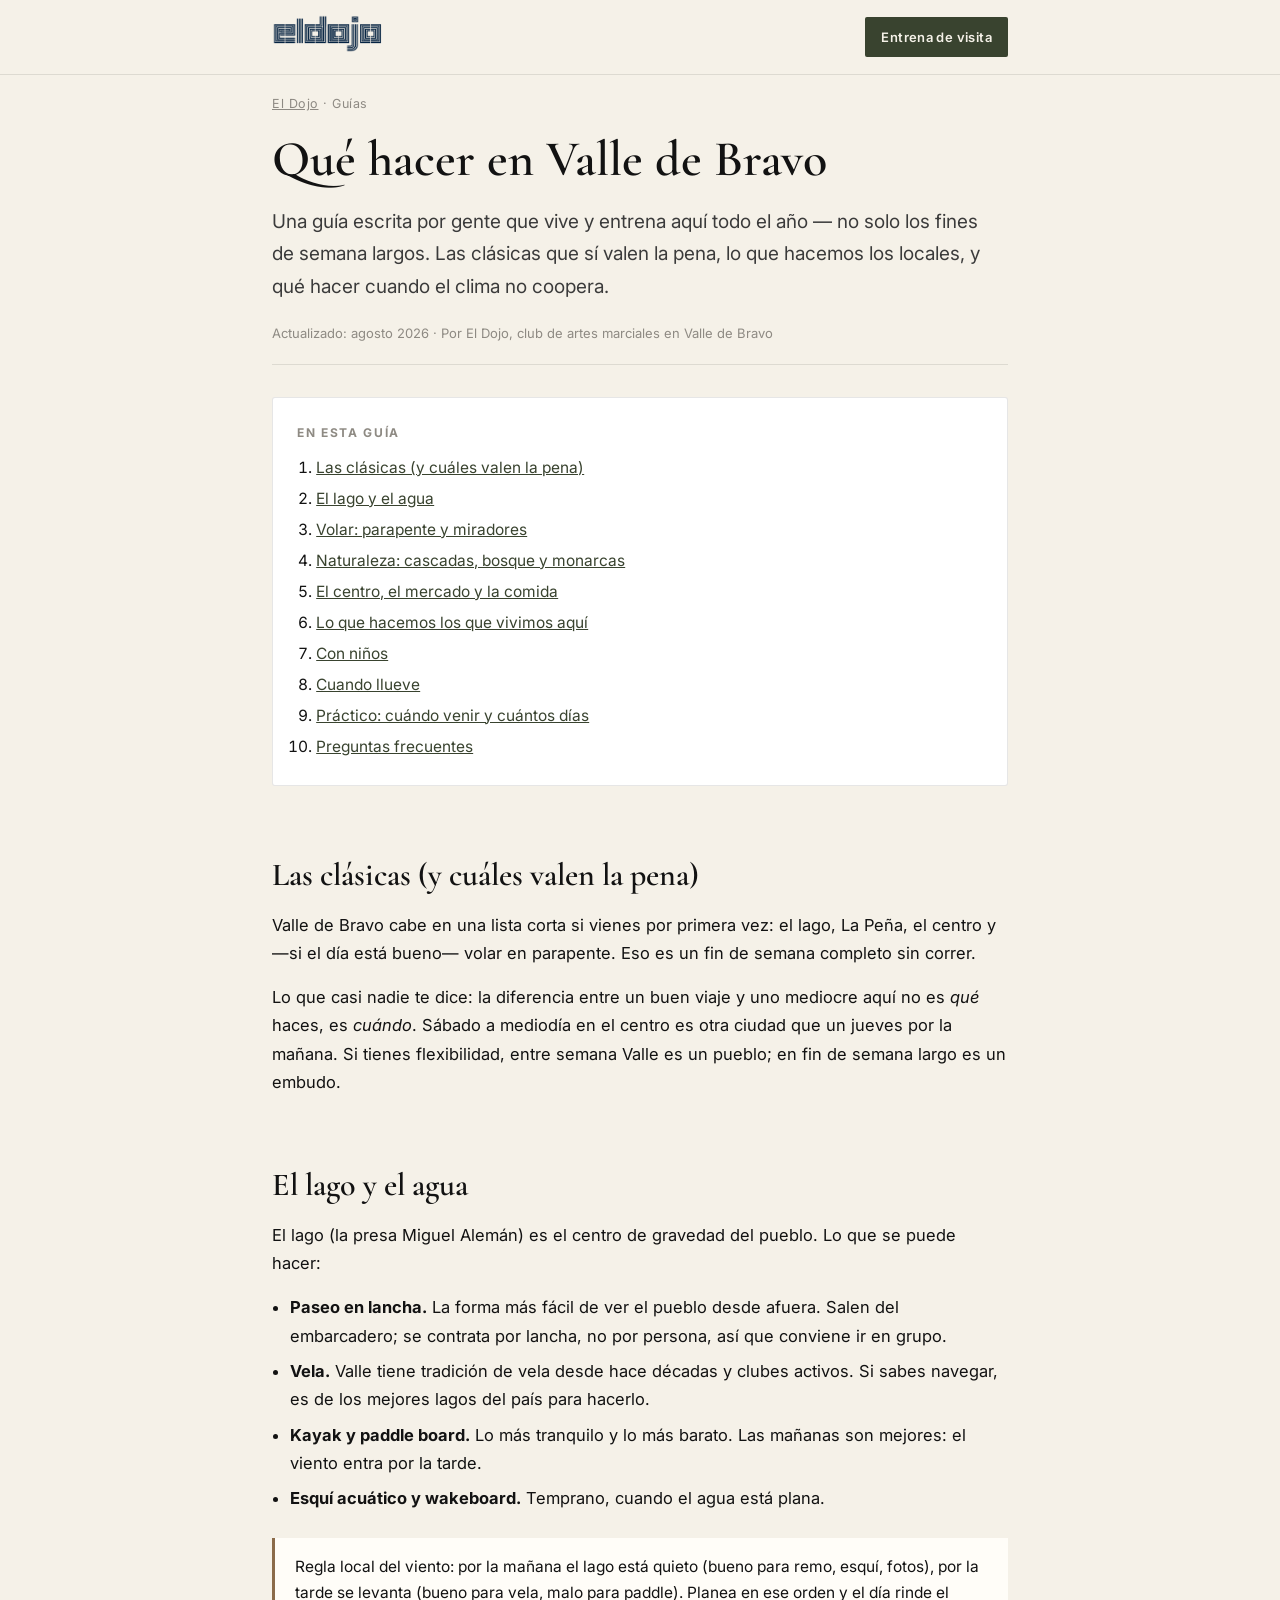
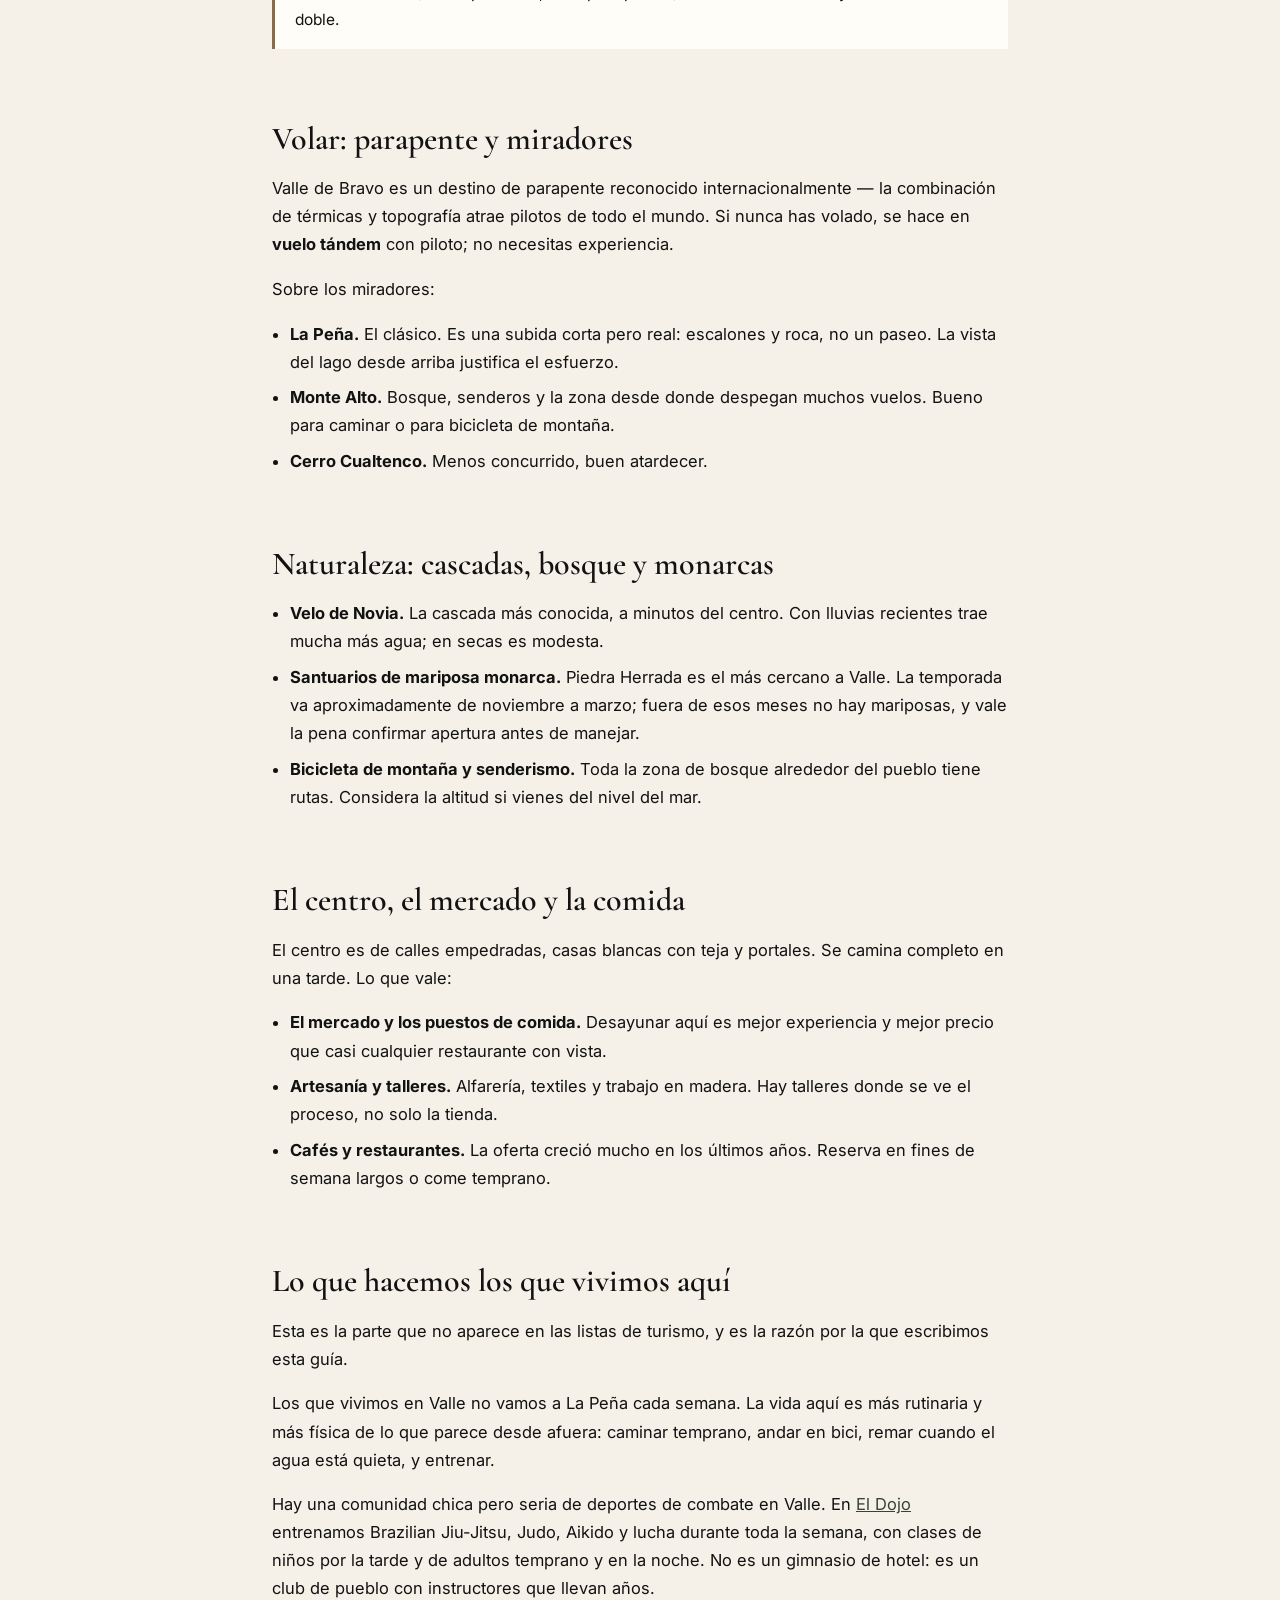
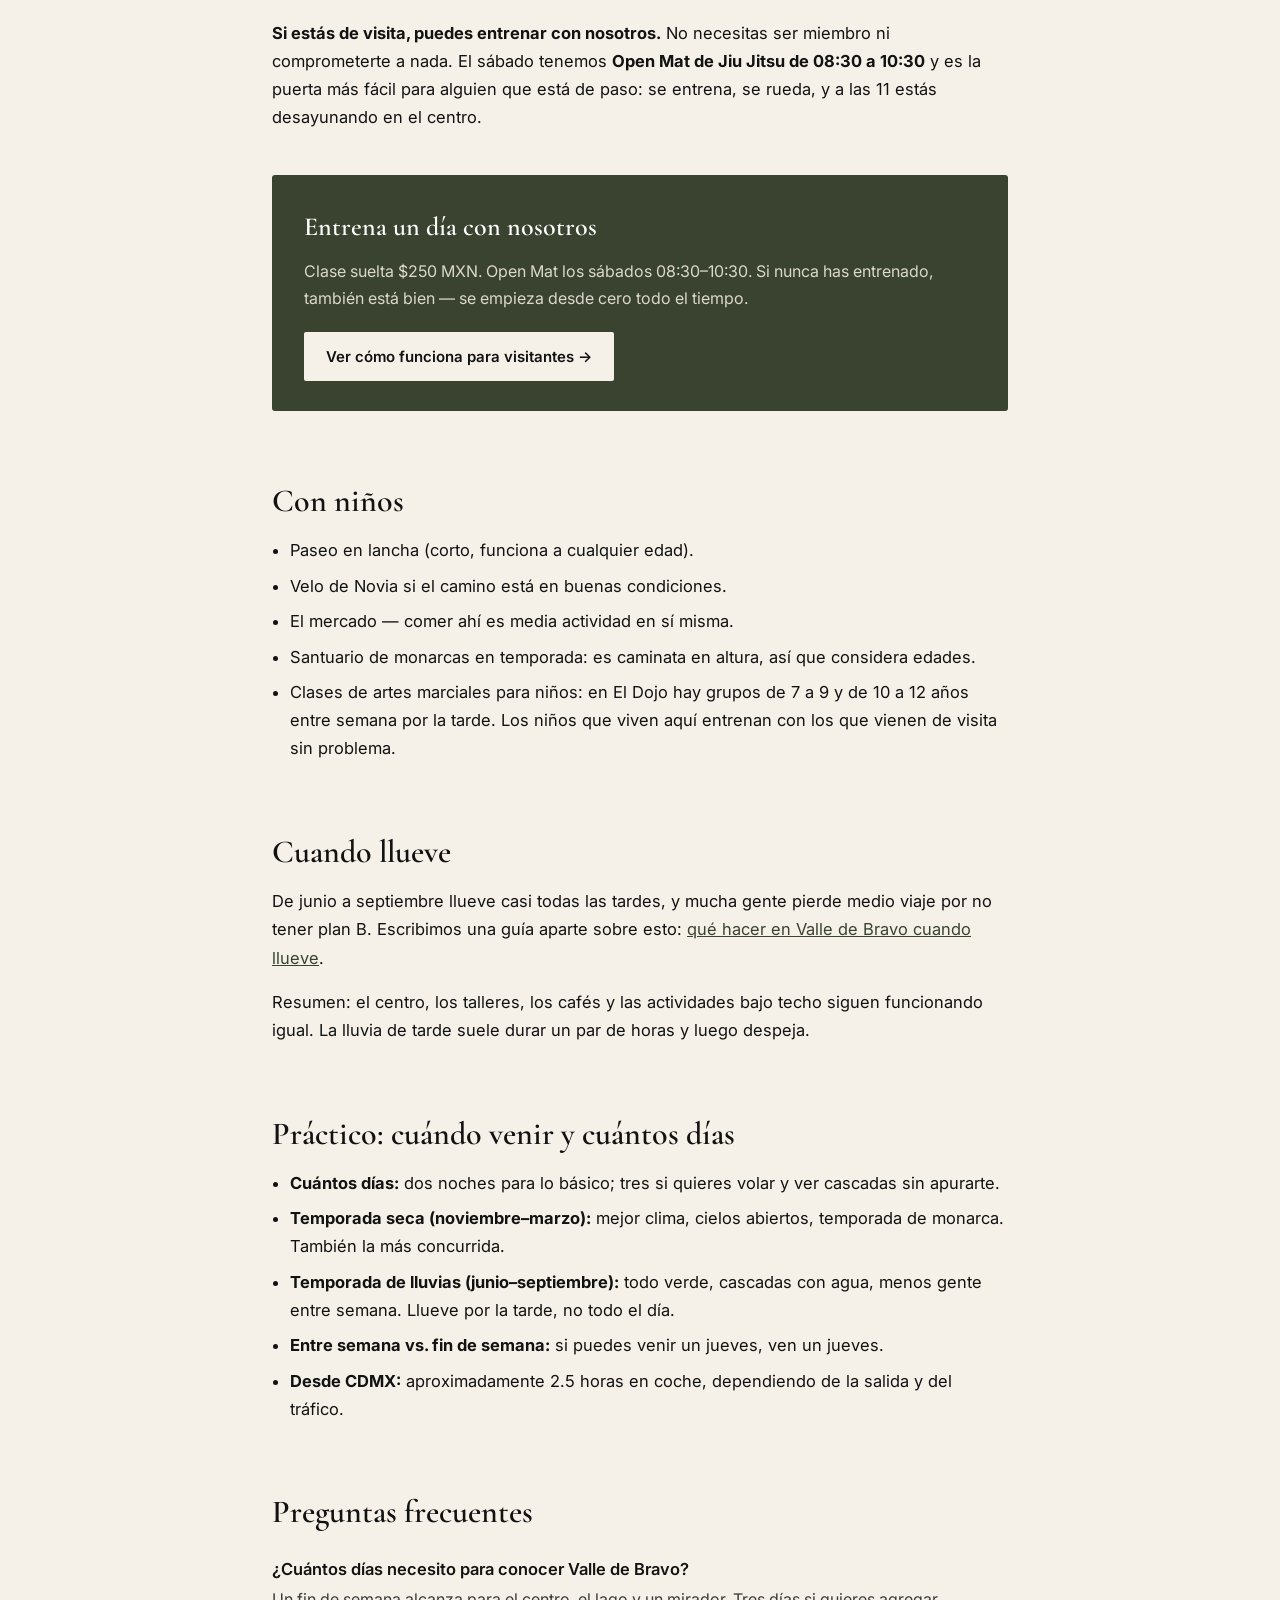
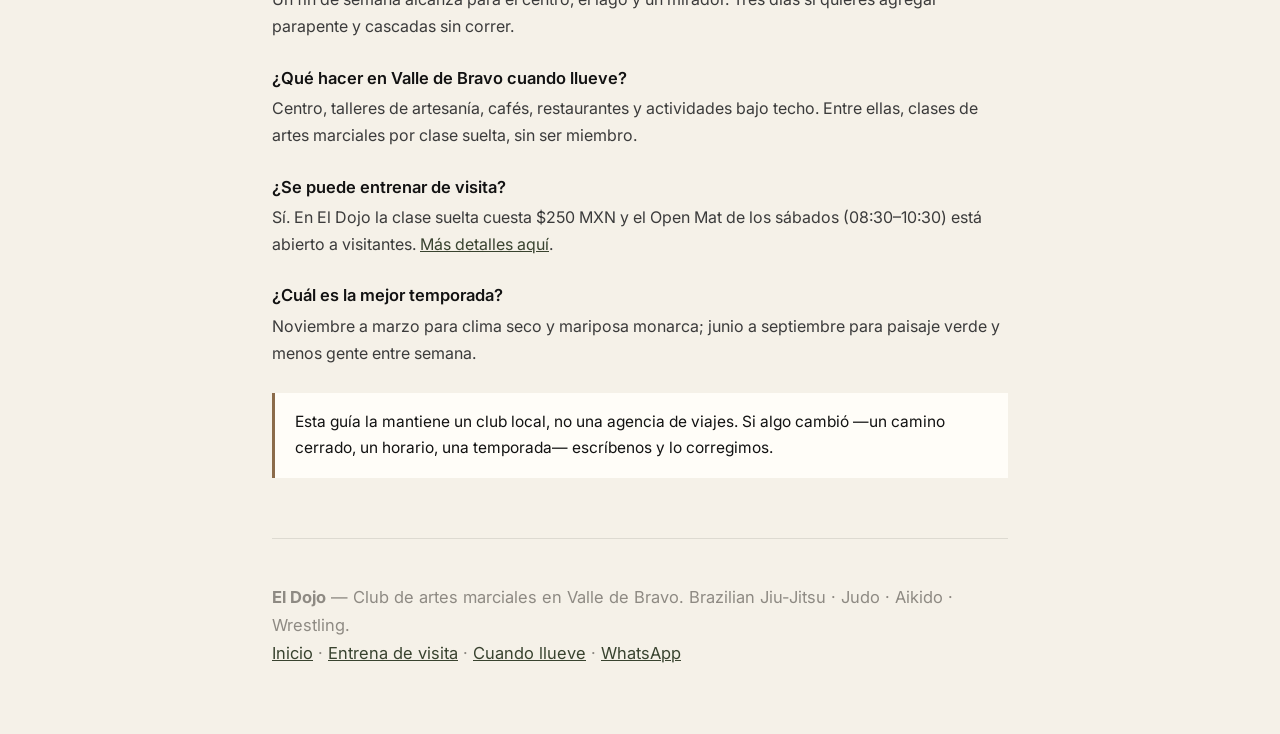
<file: guias/que-hacer-en-valle-de-bravo/index.html>
<!doctype html>
<html lang="es">
  <head>
    <meta charset="utf-8" />
    <meta name="viewport" content="width=device-width, initial-scale=1" />
    <title>Qué hacer en Valle de Bravo: guía de actividades por quienes vivimos aquí</title>
    <meta name="description" content="Guía honesta de qué hacer en Valle de Bravo: lago, parapente, La Peña, cascadas, mariposas monarca y lo que hacemos los que vivimos aquí todo el año. Actividades por interés, temporada y clima." />
    <link rel="canonical" href="https://eldojo.mx/guias/que-hacer-en-valle-de-bravo/" />
    <meta name="robots" content="index, follow, max-image-preview:large" />
    <meta property="og:type" content="article" />
    <meta property="og:locale" content="es_MX" />
    <meta property="og:site_name" content="El Dojo" />
    <meta property="og:title" content="Qué hacer en Valle de Bravo: guía por quienes vivimos aquí" />
    <meta property="og:description" content="Las actividades clásicas, las que hacen los locales, y qué hacer cuando el clima no coopera." />
    <meta property="og:url" content="https://eldojo.mx/guias/que-hacer-en-valle-de-bravo/" />
    <meta property="og:image" content="https://eldojo.mx/assets/dojo-group-hero.webp" />
    <link rel="preconnect" href="https://fonts.googleapis.com" />
    <link rel="preconnect" href="https://fonts.gstatic.com" crossorigin />
    <link href="https://fonts.googleapis.com/css2?family=Cormorant+Garamond:wght@500;600;700&family=Inter:wght@400;500;600;700&display=swap" rel="stylesheet" />
    <script async src="https://www.googletagmanager.com/gtag/js?id=G-1GHSK2H613"></script>
    <script>
      window.dataLayer = window.dataLayer || [];
      function gtag(){dataLayer.push(arguments);}
      gtag('js', new Date());
      gtag('config', 'G-1GHSK2H613');
      document.addEventListener('DOMContentLoaded', function () {
        document.querySelectorAll('a[href*="wa.me"]').forEach(function (el) {
          el.addEventListener('click', function () {
            gtag('event', 'contacto_whatsapp', { method: 'whatsapp', origen: 'guia-que-hacer' });
          });
        });
      });
    </script>
    <script type="application/ld+json">
    {
      "@context": "https://schema.org",
      "@graph": [
        {
          "@type": "Article",
          "headline": "Qué hacer en Valle de Bravo: guía de actividades por quienes vivimos aquí",
          "description": "Guía de actividades en Valle de Bravo escrita por un club local: las clásicas, las de los locales, y qué hacer según clima y temporada.",
          "datePublished": "2026-08-19",
          "dateModified": "2026-08-19",
          "inLanguage": "es-MX",
          "author": {"@type": "Organization", "name": "El Dojo", "url": "https://eldojo.mx/"},
          "publisher": {"@type": "Organization", "name": "El Dojo", "logo": {"@type": "ImageObject", "url": "https://eldojo.mx/assets/el-dojo-logo-geometric-navy.png"}},
          "mainEntityOfPage": "https://eldojo.mx/guias/que-hacer-en-valle-de-bravo/",
          "about": {"@type": "Place", "name": "Valle de Bravo", "address": {"@type": "PostalAddress", "addressLocality": "Valle de Bravo", "addressRegion": "Estado de México", "addressCountry": "MX"}}
        },
        {
          "@type": "BreadcrumbList",
          "itemListElement": [
            {"@type": "ListItem", "position": 1, "name": "El Dojo", "item": "https://eldojo.mx/"},
            {"@type": "ListItem", "position": 2, "name": "Guías", "item": "https://eldojo.mx/guias/que-hacer-en-valle-de-bravo/"},
            {"@type": "ListItem", "position": 3, "name": "Qué hacer en Valle de Bravo"}
          ]
        },
        {
          "@type": "FAQPage",
          "mainEntity": [
            {"@type": "Question", "name": "¿Cuántos días necesito para conocer Valle de Bravo?",
             "acceptedAnswer": {"@type": "Answer", "text": "Un fin de semana alcanza para el centro, el lago y un mirador. Si quieres parapente, cascadas y algo de montaña sin correr, tres días es lo cómodo."}},
            {"@type": "Question", "name": "¿Qué hacer en Valle de Bravo cuando llueve?",
             "acceptedAnswer": {"@type": "Answer", "text": "El centro, los talleres de artesanía, cafés y restaurantes funcionan igual con lluvia. También hay actividades bajo techo como clases de artes marciales, a las que puedes entrar por clase suelta sin ser miembro."}},
            {"@type": "Question", "name": "¿Se puede entrenar en Valle de Bravo si estoy de visita?",
             "acceptedAnswer": {"@type": "Answer", "text": "Sí. En El Dojo puedes tomar clase suelta por $250 MXN, y el sábado hay Open Mat de Jiu Jitsu de 08:30 a 10:30 abierto a visitantes."}},
            {"@type": "Question", "name": "¿Cuál es la mejor temporada para visitar Valle de Bravo?",
             "acceptedAnswer": {"@type": "Answer", "text": "De noviembre a marzo el clima es seco y es temporada de mariposa monarca en los santuarios cercanos. De junio a septiembre llueve por la tarde, el paisaje está más verde y hay menos gente entre semana."}}
          ]
        }
      ]
    }
    </script>
    <style>
      :root {
        --ink: #121212; --paper: #f5f1e8; --stone: #8e8a83; --wood: #8b6b4a;
        --moss: #4f5b43; --moss-dark: #39432f; --seal: #8e2c2c;
        --line: rgba(18,18,18,.18); --soft-line: rgba(18,18,18,.1);
        --serif: "Cormorant Garamond", Georgia, serif; --sans: "Inter", system-ui, sans-serif;
      }
      * { box-sizing: border-box; }
      body { margin:0; background: var(--paper); color: var(--ink); font-family: var(--sans); line-height:1.7; -webkit-font-smoothing:antialiased; }
      .wrap { max-width: 780px; margin: 0 auto; padding: 0 22px; }
      header.bar { border-bottom:1px solid var(--soft-line); background:var(--paper); position:sticky; top:0; z-index:10; }
      header.bar .wrap { display:flex; align-items:center; justify-content:space-between; padding-top:14px; padding-bottom:14px; }
      header.bar img { height:38px; }
      header.bar a.cta { font-size:13px; font-weight:600; text-decoration:none; color:var(--paper); background:var(--moss-dark); padding:9px 16px; border-radius:2px; letter-spacing:.03em; }
      .crumb { font-size:12.5px; color:var(--stone); padding:18px 0 0; letter-spacing:.04em; }
      .crumb a { color:var(--stone); }
      h1 { font-family:var(--serif); font-size:clamp(32px,5.5vw,50px); line-height:1.1; font-weight:600; margin:.35em 0 .25em; }
      .standfirst { font-size:19px; color:#3b3b3b; max-width:60ch; }
      h2 { font-family:var(--serif); font-size:clamp(24px,3.6vw,32px); font-weight:600; margin:2.2em 0 .5em; line-height:1.2; }
      h3 { font-size:17px; font-weight:600; margin:1.8em 0 .3em; }
      p, li { font-size:16.5px; }
      ul { padding-left:1.15em; } li { margin:.45em 0; }
      .meta { font-size:13px; color:var(--stone); border-bottom:1px solid var(--soft-line); padding-bottom:20px; margin-bottom:8px; }
      .toc { background:#fff; border:1px solid var(--soft-line); border-radius:3px; padding:20px 24px; margin:32px 0; }
      .toc strong { font-family:var(--sans); font-size:12px; letter-spacing:.14em; text-transform:uppercase; color:var(--stone); }
      .toc ol { margin:.6em 0 0; padding-left:1.2em; } .toc li { margin:.3em 0; font-size:15.5px; }
      .toc a { color:var(--moss-dark); }
      .note { border-left:3px solid var(--wood); background:#fffdf8; padding:16px 20px; margin:26px 0; font-size:15.5px; }
      .cta-box { background:var(--moss-dark); color:#f2efe6; border-radius:3px; padding:30px 32px; margin:44px 0; }
      .cta-box h3 { font-family:var(--serif); font-size:26px; margin:0 0 .35em; font-weight:600; color:#fff; }
      .cta-box p { color:#dcd8cb; margin:.4em 0 1.2em; font-size:16px; }
      .cta-box a { display:inline-block; background:var(--paper); color:var(--ink); text-decoration:none; font-weight:600; font-size:15px; padding:12px 22px; border-radius:2px; }
      .faq dt { font-weight:600; margin:1.4em 0 .2em; font-size:16.5px; }
      .faq dd { margin:0; color:#3b3b3b; }
      footer { border-top:1px solid var(--soft-line); margin-top:60px; padding:28px 0 50px; font-size:14px; color:var(--stone); }
      footer a { color:var(--moss-dark); }
      a { color: var(--moss-dark); }
      @media (max-width:600px){ .cta-box{padding:24px;} }
    </style>
  </head>
  <body>
    <header class="bar">
      <div class="wrap">
        <a href="/"><img src="/assets/el-dojo-logo-geometric-navy.png" alt="El Dojo" /></a>
        <a class="cta" href="/entrena-de-visita/">Entrena de visita</a>
      </div>
    </header>

    <div class="wrap">
      <div class="crumb"><a href="/">El Dojo</a> · Guías</div>
      <h1>Qué hacer en Valle de Bravo</h1>
      <p class="standfirst">Una guía escrita por gente que vive y entrena aquí todo el año — no solo los fines de semana largos. Las clásicas que sí valen la pena, lo que hacemos los locales, y qué hacer cuando el clima no coopera.</p>
      <p class="meta">Actualizado: agosto 2026 · Por El Dojo, club de artes marciales en Valle de Bravo</p>

      <div class="toc">
        <strong>En esta guía</strong>
        <ol>
          <li><a href="#clasicas">Las clásicas (y cuáles valen la pena)</a></li>
          <li><a href="#agua">El lago y el agua</a></li>
          <li><a href="#aire">Volar: parapente y miradores</a></li>
          <li><a href="#naturaleza">Naturaleza: cascadas, bosque y monarcas</a></li>
          <li><a href="#centro">El centro, el mercado y la comida</a></li>
          <li><a href="#locales">Lo que hacemos los que vivimos aquí</a></li>
          <li><a href="#familia">Con niños</a></li>
          <li><a href="#lluvia">Cuando llueve</a></li>
          <li><a href="#practico">Práctico: cuándo venir y cuántos días</a></li>
          <li><a href="#faq">Preguntas frecuentes</a></li>
        </ol>
      </div>

      <h2 id="clasicas">Las clásicas (y cuáles valen la pena)</h2>
      <p>Valle de Bravo cabe en una lista corta si vienes por primera vez: el lago, La Peña, el centro y —si el día está bueno— volar en parapente. Eso es un fin de semana completo sin correr.</p>
      <p>Lo que casi nadie te dice: la diferencia entre un buen viaje y uno mediocre aquí no es <em>qué</em> haces, es <em>cuándo</em>. Sábado a mediodía en el centro es otra ciudad que un jueves por la mañana. Si tienes flexibilidad, entre semana Valle es un pueblo; en fin de semana largo es un embudo.</p>

      <h2 id="agua">El lago y el agua</h2>
      <p>El lago (la presa Miguel Alemán) es el centro de gravedad del pueblo. Lo que se puede hacer:</p>
      <ul>
        <li><strong>Paseo en lancha.</strong> La forma más fácil de ver el pueblo desde afuera. Salen del embarcadero; se contrata por lancha, no por persona, así que conviene ir en grupo.</li>
        <li><strong>Vela.</strong> Valle tiene tradición de vela desde hace décadas y clubes activos. Si sabes navegar, es de los mejores lagos del país para hacerlo.</li>
        <li><strong>Kayak y paddle board.</strong> Lo más tranquilo y lo más barato. Las mañanas son mejores: el viento entra por la tarde.</li>
        <li><strong>Esquí acuático y wakeboard.</strong> Temprano, cuando el agua está plana.</li>
      </ul>
      <div class="note">Regla local del viento: por la mañana el lago está quieto (bueno para remo, esquí, fotos), por la tarde se levanta (bueno para vela, malo para paddle). Planea en ese orden y el día rinde el doble.</div>

      <h2 id="aire">Volar: parapente y miradores</h2>
      <p>Valle de Bravo es un destino de parapente reconocido internacionalmente — la combinación de térmicas y topografía atrae pilotos de todo el mundo. Si nunca has volado, se hace en <strong>vuelo tándem</strong> con piloto; no necesitas experiencia.</p>
      <p>Sobre los miradores:</p>
      <ul>
        <li><strong>La Peña.</strong> El clásico. Es una subida corta pero real: escalones y roca, no un paseo. La vista del lago desde arriba justifica el esfuerzo.</li>
        <li><strong>Monte Alto.</strong> Bosque, senderos y la zona desde donde despegan muchos vuelos. Bueno para caminar o para bicicleta de montaña.</li>
        <li><strong>Cerro Cualtenco.</strong> Menos concurrido, buen atardecer.</li>
      </ul>

      <h2 id="naturaleza">Naturaleza: cascadas, bosque y monarcas</h2>
      <ul>
        <li><strong>Velo de Novia.</strong> La cascada más conocida, a minutos del centro. Con lluvias recientes trae mucha más agua; en secas es modesta.</li>
        <li><strong>Santuarios de mariposa monarca.</strong> Piedra Herrada es el más cercano a Valle. La temporada va aproximadamente de noviembre a marzo; fuera de esos meses no hay mariposas, y vale la pena confirmar apertura antes de manejar.</li>
        <li><strong>Bicicleta de montaña y senderismo.</strong> Toda la zona de bosque alrededor del pueblo tiene rutas. Considera la altitud si vienes del nivel del mar.</li>
      </ul>

      <h2 id="centro">El centro, el mercado y la comida</h2>
      <p>El centro es de calles empedradas, casas blancas con teja y portales. Se camina completo en una tarde. Lo que vale:</p>
      <ul>
        <li><strong>El mercado y los puestos de comida.</strong> Desayunar aquí es mejor experiencia y mejor precio que casi cualquier restaurante con vista.</li>
        <li><strong>Artesanía y talleres.</strong> Alfarería, textiles y trabajo en madera. Hay talleres donde se ve el proceso, no solo la tienda.</li>
        <li><strong>Cafés y restaurantes.</strong> La oferta creció mucho en los últimos años. Reserva en fines de semana largos o come temprano.</li>
      </ul>

      <h2 id="locales">Lo que hacemos los que vivimos aquí</h2>
      <p>Esta es la parte que no aparece en las listas de turismo, y es la razón por la que escribimos esta guía.</p>
      <p>Los que vivimos en Valle no vamos a La Peña cada semana. La vida aquí es más rutinaria y más física de lo que parece desde afuera: caminar temprano, andar en bici, remar cuando el agua está quieta, y entrenar.</p>
      <p>Hay una comunidad chica pero seria de deportes de combate en Valle. En <a href="/">El Dojo</a> entrenamos Brazilian Jiu-Jitsu, Judo, Aikido y lucha durante toda la semana, con clases de niños por la tarde y de adultos temprano y en la noche. No es un gimnasio de hotel: es un club de pueblo con instructores que llevan años.</p>
      <p><strong>Si estás de visita, puedes entrenar con nosotros.</strong> No necesitas ser miembro ni comprometerte a nada. El sábado tenemos <strong>Open Mat de Jiu Jitsu de 08:30 a 10:30</strong> y es la puerta más fácil para alguien que está de paso: se entrena, se rueda, y a las 11 estás desayunando en el centro.</p>

      <div class="cta-box">
        <h3>Entrena un día con nosotros</h3>
        <p>Clase suelta $250 MXN. Open Mat los sábados 08:30–10:30. Si nunca has entrenado, también está bien — se empieza desde cero todo el tiempo.</p>
        <a href="/entrena-de-visita/">Ver cómo funciona para visitantes →</a>
      </div>

      <h2 id="familia">Con niños</h2>
      <ul>
        <li>Paseo en lancha (corto, funciona a cualquier edad).</li>
        <li>Velo de Novia si el camino está en buenas condiciones.</li>
        <li>El mercado — comer ahí es media actividad en sí misma.</li>
        <li>Santuario de monarcas en temporada: es caminata en altura, así que considera edades.</li>
        <li>Clases de artes marciales para niños: en El Dojo hay grupos de 7 a 9 y de 10 a 12 años entre semana por la tarde. Los niños que viven aquí entrenan con los que vienen de visita sin problema.</li>
      </ul>

      <h2 id="lluvia">Cuando llueve</h2>
      <p>De junio a septiembre llueve casi todas las tardes, y mucha gente pierde medio viaje por no tener plan B. Escribimos una guía aparte sobre esto: <a href="/guias/valle-de-bravo-cuando-llueve/">qué hacer en Valle de Bravo cuando llueve</a>.</p>
      <p>Resumen: el centro, los talleres, los cafés y las actividades bajo techo siguen funcionando igual. La lluvia de tarde suele durar un par de horas y luego despeja.</p>

      <h2 id="practico">Práctico: cuándo venir y cuántos días</h2>
      <ul>
        <li><strong>Cuántos días:</strong> dos noches para lo básico; tres si quieres volar y ver cascadas sin apurarte.</li>
        <li><strong>Temporada seca (noviembre–marzo):</strong> mejor clima, cielos abiertos, temporada de monarca. También la más concurrida.</li>
        <li><strong>Temporada de lluvias (junio–septiembre):</strong> todo verde, cascadas con agua, menos gente entre semana. Llueve por la tarde, no todo el día.</li>
        <li><strong>Entre semana vs. fin de semana:</strong> si puedes venir un jueves, ven un jueves.</li>
        <li><strong>Desde CDMX:</strong> aproximadamente 2.5 horas en coche, dependiendo de la salida y del tráfico.</li>
      </ul>

      <h2 id="faq">Preguntas frecuentes</h2>
      <dl class="faq">
        <dt>¿Cuántos días necesito para conocer Valle de Bravo?</dt>
        <dd>Un fin de semana alcanza para el centro, el lago y un mirador. Tres días si quieres agregar parapente y cascadas sin correr.</dd>
        <dt>¿Qué hacer en Valle de Bravo cuando llueve?</dt>
        <dd>Centro, talleres de artesanía, cafés, restaurantes y actividades bajo techo. Entre ellas, clases de artes marciales por clase suelta, sin ser miembro.</dd>
        <dt>¿Se puede entrenar de visita?</dt>
        <dd>Sí. En El Dojo la clase suelta cuesta $250 MXN y el Open Mat de los sábados (08:30–10:30) está abierto a visitantes. <a href="/entrena-de-visita/">Más detalles aquí</a>.</dd>
        <dt>¿Cuál es la mejor temporada?</dt>
        <dd>Noviembre a marzo para clima seco y mariposa monarca; junio a septiembre para paisaje verde y menos gente entre semana.</dd>
      </dl>

      <div class="note">Esta guía la mantiene un club local, no una agencia de viajes. Si algo cambió —un camino cerrado, un horario, una temporada— escríbenos y lo corregimos.</div>

      <footer>
        <p><strong>El Dojo</strong> — Club de artes marciales en Valle de Bravo. Brazilian Jiu-Jitsu · Judo · Aikido · Wrestling.<br />
        <a href="/">Inicio</a> · <a href="/entrena-de-visita/">Entrena de visita</a> · <a href="/guias/valle-de-bravo-cuando-llueve/">Cuando llueve</a> · <a href="https://wa.me/5215547000332">WhatsApp</a></p>
      </footer>
    </div>
  </body>
</html>
</file>
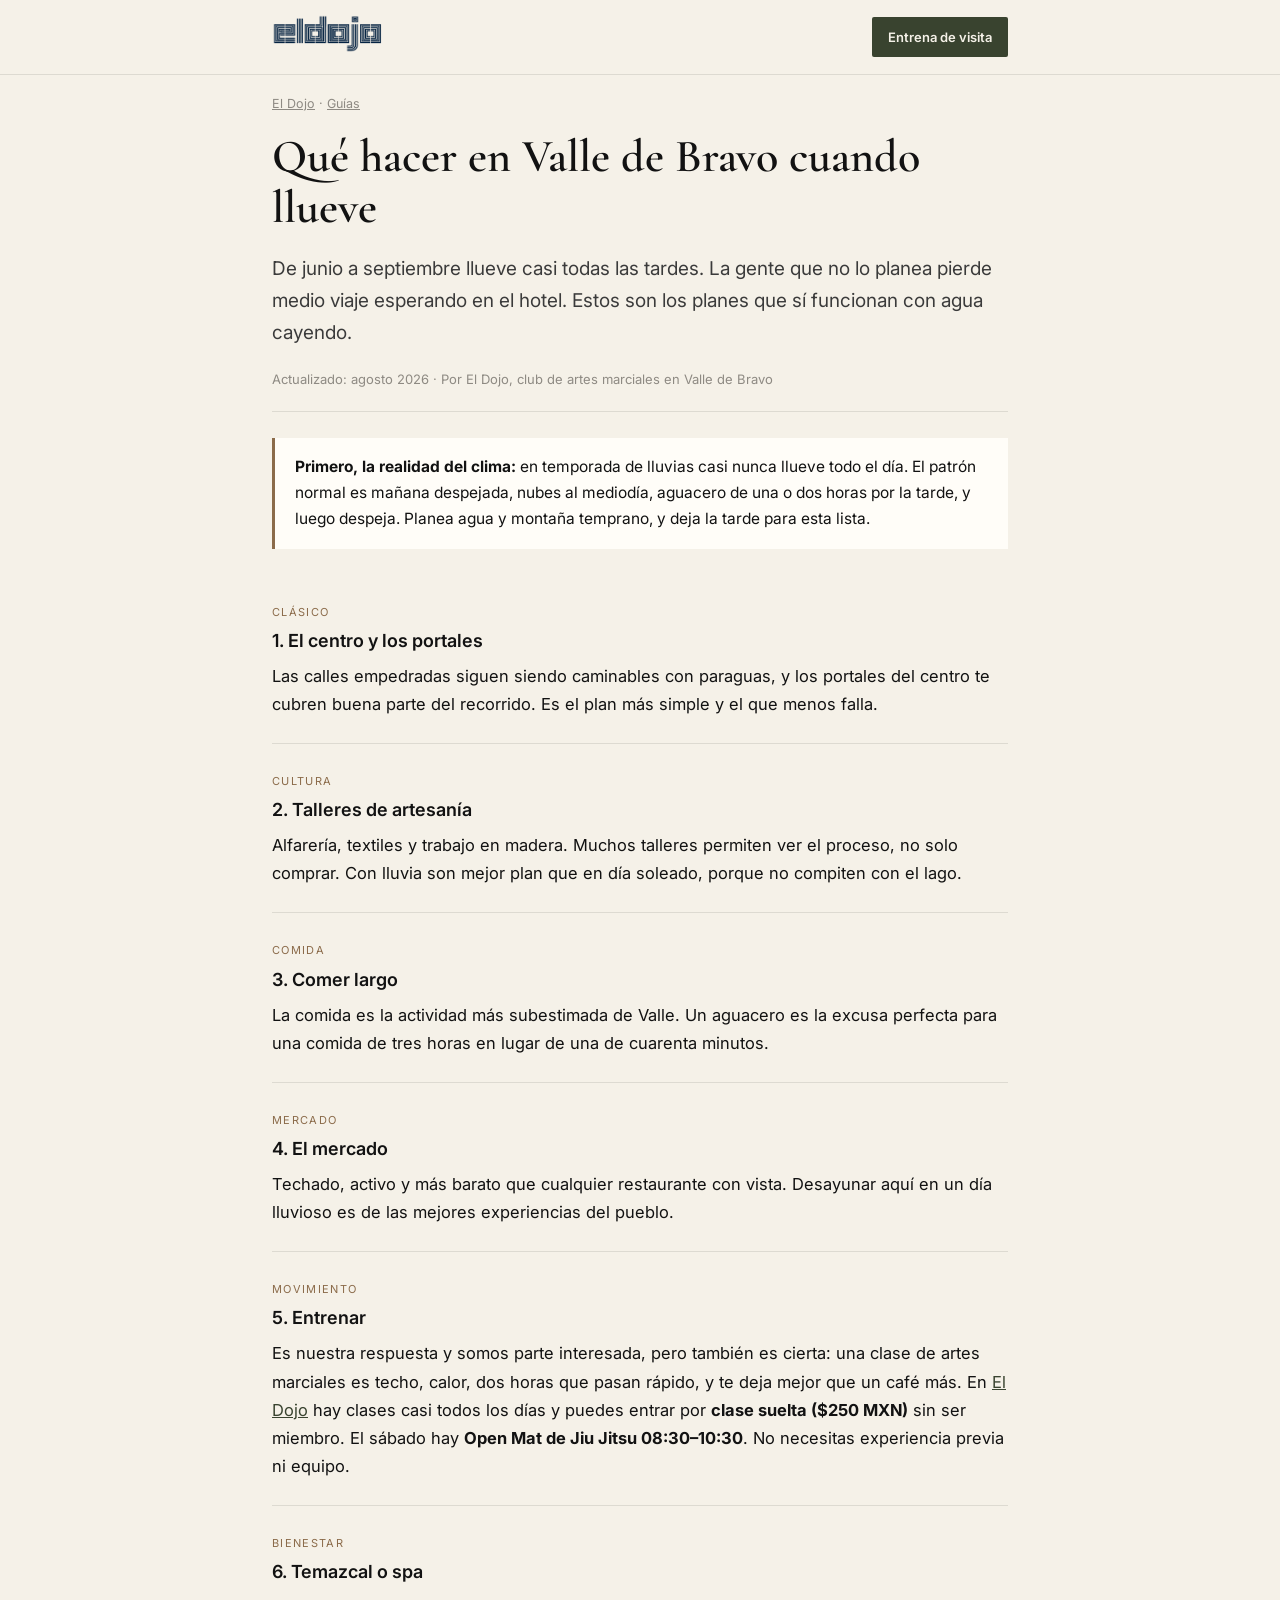
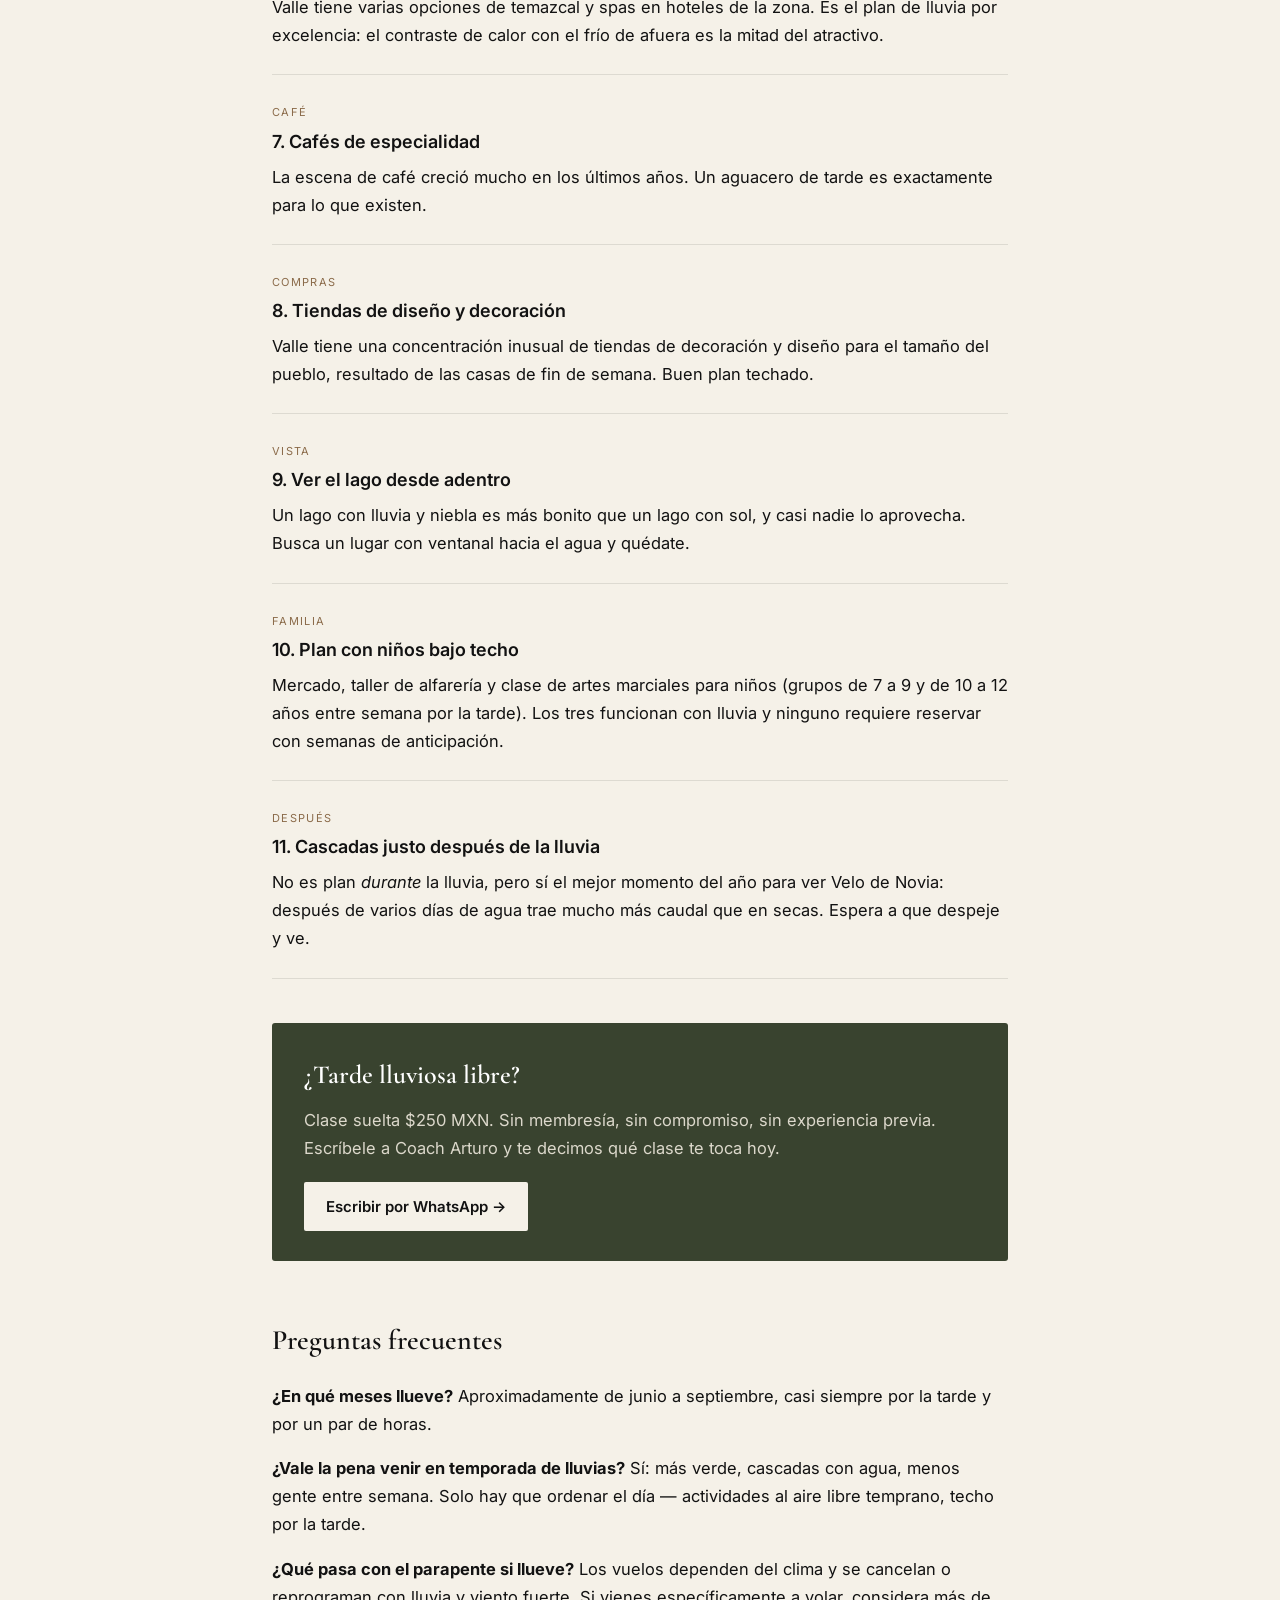
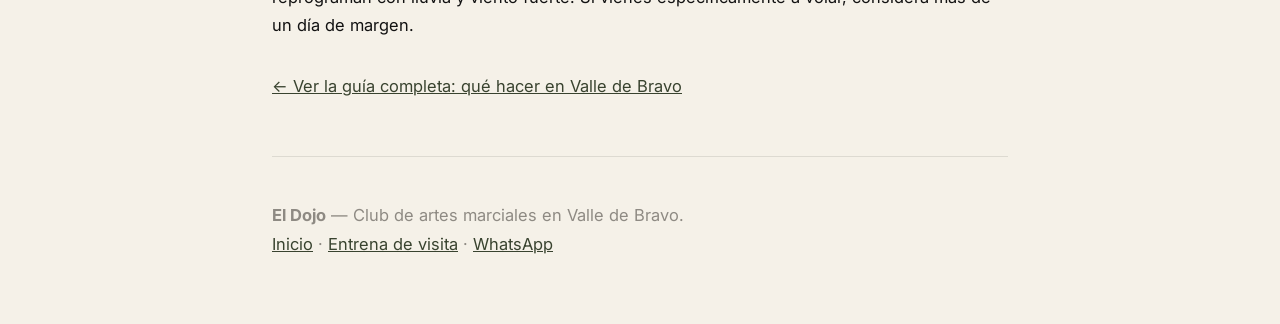
<file: guias/valle-de-bravo-cuando-llueve/index.html>
<!doctype html>
<html lang="es">
  <head>
    <meta charset="utf-8" />
    <meta name="viewport" content="width=device-width, initial-scale=1" />
    <title>Qué hacer en Valle de Bravo cuando llueve — 11 planes bajo techo</title>
    <meta name="description" content="Llueve en Valle de Bravo casi toda tarde de junio a septiembre. Aquí están los planes bajo techo que sí funcionan: centro, talleres, cafés, temazcal y entrenar. Guía local." />
    <link rel="canonical" href="https://eldojo.mx/guias/valle-de-bravo-cuando-llueve/" />
    <meta name="robots" content="index, follow, max-image-preview:large" />
    <meta property="og:type" content="article" />
    <meta property="og:locale" content="es_MX" />
    <meta property="og:site_name" content="El Dojo" />
    <meta property="og:title" content="Qué hacer en Valle de Bravo cuando llueve" />
    <meta property="og:description" content="11 planes bajo techo para no perder medio viaje. Escrito por locales." />
    <meta property="og:url" content="https://eldojo.mx/guias/valle-de-bravo-cuando-llueve/" />
    <meta property="og:image" content="https://eldojo.mx/assets/dojo-group-hero.webp" />
    <link rel="preconnect" href="https://fonts.googleapis.com" />
    <link rel="preconnect" href="https://fonts.gstatic.com" crossorigin />
    <link href="https://fonts.googleapis.com/css2?family=Cormorant+Garamond:wght@500;600;700&family=Inter:wght@400;500;600;700&display=swap" rel="stylesheet" />
    <script async src="https://www.googletagmanager.com/gtag/js?id=G-1GHSK2H613"></script>
    <script>
      window.dataLayer = window.dataLayer || [];
      function gtag(){dataLayer.push(arguments);}
      gtag('js', new Date());
      gtag('config', 'G-1GHSK2H613');
      document.addEventListener('DOMContentLoaded', function () {
        document.querySelectorAll('a[href*="wa.me"]').forEach(function (el) {
          el.addEventListener('click', function () {
            gtag('event', 'contacto_whatsapp', { method: 'whatsapp', origen: 'guia-lluvia' });
          });
        });
      });
    </script>
    <script type="application/ld+json">
    {
      "@context": "https://schema.org",
      "@graph": [
        {
          "@type": "Article",
          "headline": "Qué hacer en Valle de Bravo cuando llueve",
          "description": "Planes bajo techo en Valle de Bravo para temporada de lluvias, escritos por un club local.",
          "datePublished": "2026-08-19",
          "dateModified": "2026-08-19",
          "inLanguage": "es-MX",
          "author": {"@type": "Organization", "name": "El Dojo", "url": "https://eldojo.mx/"},
          "publisher": {"@type": "Organization", "name": "El Dojo", "logo": {"@type": "ImageObject", "url": "https://eldojo.mx/assets/el-dojo-logo-geometric-navy.png"}},
          "mainEntityOfPage": "https://eldojo.mx/guias/valle-de-bravo-cuando-llueve/"
        },
        {
          "@type": "BreadcrumbList",
          "itemListElement": [
            {"@type": "ListItem", "position": 1, "name": "El Dojo", "item": "https://eldojo.mx/"},
            {"@type": "ListItem", "position": 2, "name": "Guías", "item": "https://eldojo.mx/guias/que-hacer-en-valle-de-bravo/"},
            {"@type": "ListItem", "position": 3, "name": "Cuando llueve"}
          ]
        },
        {
          "@type": "FAQPage",
          "mainEntity": [
            {"@type": "Question", "name": "¿En qué meses llueve en Valle de Bravo?",
             "acceptedAnswer": {"@type": "Answer", "text": "La temporada de lluvias va aproximadamente de junio a septiembre. Normalmente llueve por la tarde durante un par de horas y luego despeja, no llueve todo el día."}},
            {"@type": "Question", "name": "¿Vale la pena ir a Valle de Bravo en temporada de lluvias?",
             "acceptedAnswer": {"@type": "Answer", "text": "Sí. El paisaje está más verde, las cascadas traen más agua y hay menos gente entre semana. Solo conviene planear las actividades de agua y montaña por la mañana y dejar la tarde para planes bajo techo."}},
            {"@type": "Question", "name": "¿Hay actividades bajo techo en Valle de Bravo?",
             "acceptedAnswer": {"@type": "Answer", "text": "Sí: el centro y sus portales, talleres de artesanía, cafés y restaurantes, temazcales y spas, y clases de artes marciales a las que puedes entrar por clase suelta sin ser miembro."}}
          ]
        }
      ]
    }
    </script>
    <style>
      :root { --ink:#121212; --paper:#f5f1e8; --stone:#8e8a83; --wood:#8b6b4a; --moss-dark:#39432f; --soft-line:rgba(18,18,18,.1);
        --serif:"Cormorant Garamond",Georgia,serif; --sans:"Inter",system-ui,sans-serif; }
      * { box-sizing:border-box; }
      body { margin:0; background:var(--paper); color:var(--ink); font-family:var(--sans); line-height:1.7; -webkit-font-smoothing:antialiased; }
      .wrap { max-width:780px; margin:0 auto; padding:0 22px; }
      header.bar { border-bottom:1px solid var(--soft-line); background:var(--paper); position:sticky; top:0; z-index:10; }
      header.bar .wrap { display:flex; align-items:center; justify-content:space-between; padding:14px 22px; }
      header.bar img { height:38px; }
      header.bar a.cta { font-size:13px; font-weight:600; text-decoration:none; color:var(--paper); background:var(--moss-dark); padding:9px 16px; border-radius:2px; }
      .crumb { font-size:12.5px; color:var(--stone); padding:18px 0 0; }
      .crumb a { color:var(--stone); }
      h1 { font-family:var(--serif); font-size:clamp(31px,5.2vw,46px); line-height:1.12; font-weight:600; margin:.35em 0 .25em; }
      .standfirst { font-size:19px; color:#3b3b3b; max-width:60ch; }
      h2 { font-family:var(--serif); font-size:clamp(22px,3.2vw,28px); font-weight:600; margin:2em 0 .4em; }
      p,li { font-size:16.5px; } ul{padding-left:1.15em;} li{margin:.45em 0;}
      .meta { font-size:13px; color:var(--stone); border-bottom:1px solid var(--soft-line); padding-bottom:20px; }
      .item { border-bottom:1px solid var(--soft-line); padding:22px 0; }
      .item h3 { font-size:18px; margin:0 0 .3em; font-weight:600; }
      .item .tag { display:inline-block; font-size:11px; letter-spacing:.12em; text-transform:uppercase; color:var(--wood); margin-bottom:.4em; }
      .item p { margin:.2em 0; }
      .note { border-left:3px solid var(--wood); background:#fffdf8; padding:16px 20px; margin:26px 0; font-size:15.5px; }
      .cta-box { background:var(--moss-dark); color:#f2efe6; border-radius:3px; padding:30px 32px; margin:44px 0; }
      .cta-box h3 { font-family:var(--serif); font-size:26px; margin:0 0 .35em; color:#fff; font-weight:600; }
      .cta-box p { color:#dcd8cb; margin:.4em 0 1.2em; }
      .cta-box a { display:inline-block; background:var(--paper); color:var(--ink); text-decoration:none; font-weight:600; font-size:15px; padding:12px 22px; border-radius:2px; }
      footer { border-top:1px solid var(--soft-line); margin-top:56px; padding:28px 0 50px; font-size:14px; color:var(--stone); }
      a { color:var(--moss-dark); }
    </style>
  </head>
  <body>
    <header class="bar">
      <div class="wrap">
        <a href="/"><img src="/assets/el-dojo-logo-geometric-navy.png" alt="El Dojo" /></a>
        <a class="cta" href="/entrena-de-visita/">Entrena de visita</a>
      </div>
    </header>

    <div class="wrap">
      <div class="crumb"><a href="/">El Dojo</a> · <a href="/guias/que-hacer-en-valle-de-bravo/">Guías</a></div>
      <h1>Qué hacer en Valle de Bravo cuando llueve</h1>
      <p class="standfirst">De junio a septiembre llueve casi todas las tardes. La gente que no lo planea pierde medio viaje esperando en el hotel. Estos son los planes que sí funcionan con agua cayendo.</p>
      <p class="meta">Actualizado: agosto 2026 · Por El Dojo, club de artes marciales en Valle de Bravo</p>

      <div class="note"><strong>Primero, la realidad del clima:</strong> en temporada de lluvias casi nunca llueve todo el día. El patrón normal es mañana despejada, nubes al mediodía, aguacero de una o dos horas por la tarde, y luego despeja. Planea agua y montaña temprano, y deja la tarde para esta lista.</div>

      <div class="item"><span class="tag">Clásico</span><h3>1. El centro y los portales</h3><p>Las calles empedradas siguen siendo caminables con paraguas, y los portales del centro te cubren buena parte del recorrido. Es el plan más simple y el que menos falla.</p></div>

      <div class="item"><span class="tag">Cultura</span><h3>2. Talleres de artesanía</h3><p>Alfarería, textiles y trabajo en madera. Muchos talleres permiten ver el proceso, no solo comprar. Con lluvia son mejor plan que en día soleado, porque no compiten con el lago.</p></div>

      <div class="item"><span class="tag">Comida</span><h3>3. Comer largo</h3><p>La comida es la actividad más subestimada de Valle. Un aguacero es la excusa perfecta para una comida de tres horas en lugar de una de cuarenta minutos.</p></div>

      <div class="item"><span class="tag">Mercado</span><h3>4. El mercado</h3><p>Techado, activo y más barato que cualquier restaurante con vista. Desayunar aquí en un día lluvioso es de las mejores experiencias del pueblo.</p></div>

      <div class="item"><span class="tag">Movimiento</span><h3>5. Entrenar</h3><p>Es nuestra respuesta y somos parte interesada, pero también es cierta: una clase de artes marciales es techo, calor, dos horas que pasan rápido, y te deja mejor que un café más. En <a href="/">El Dojo</a> hay clases casi todos los días y puedes entrar por <strong>clase suelta ($250 MXN)</strong> sin ser miembro. El sábado hay <strong>Open Mat de Jiu Jitsu 08:30–10:30</strong>. No necesitas experiencia previa ni equipo.</p></div>

      <div class="item"><span class="tag">Bienestar</span><h3>6. Temazcal o spa</h3><p>Valle tiene varias opciones de temazcal y spas en hoteles de la zona. Es el plan de lluvia por excelencia: el contraste de calor con el frío de afuera es la mitad del atractivo.</p></div>

      <div class="item"><span class="tag">Café</span><h3>7. Cafés de especialidad</h3><p>La escena de café creció mucho en los últimos años. Un aguacero de tarde es exactamente para lo que existen.</p></div>

      <div class="item"><span class="tag">Compras</span><h3>8. Tiendas de diseño y decoración</h3><p>Valle tiene una concentración inusual de tiendas de decoración y diseño para el tamaño del pueblo, resultado de las casas de fin de semana. Buen plan techado.</p></div>

      <div class="item"><span class="tag">Vista</span><h3>9. Ver el lago desde adentro</h3><p>Un lago con lluvia y niebla es más bonito que un lago con sol, y casi nadie lo aprovecha. Busca un lugar con ventanal hacia el agua y quédate.</p></div>

      <div class="item"><span class="tag">Familia</span><h3>10. Plan con niños bajo techo</h3><p>Mercado, taller de alfarería y clase de artes marciales para niños (grupos de 7 a 9 y de 10 a 12 años entre semana por la tarde). Los tres funcionan con lluvia y ninguno requiere reservar con semanas de anticipación.</p></div>

      <div class="item"><span class="tag">Después</span><h3>11. Cascadas justo después de la lluvia</h3><p>No es plan <em>durante</em> la lluvia, pero sí el mejor momento del año para ver Velo de Novia: después de varios días de agua trae mucho más caudal que en secas. Espera a que despeje y ve.</p></div>

      <div class="cta-box">
        <h3>¿Tarde lluviosa libre?</h3>
        <p>Clase suelta $250 MXN. Sin membresía, sin compromiso, sin experiencia previa. Escríbele a Coach Arturo y te decimos qué clase te toca hoy.</p>
        <a href="https://wa.me/5215547000332">Escribir por WhatsApp →</a>
      </div>

      <h2>Preguntas frecuentes</h2>
      <p><strong>¿En qué meses llueve?</strong> Aproximadamente de junio a septiembre, casi siempre por la tarde y por un par de horas.</p>
      <p><strong>¿Vale la pena venir en temporada de lluvias?</strong> Sí: más verde, cascadas con agua, menos gente entre semana. Solo hay que ordenar el día — actividades al aire libre temprano, techo por la tarde.</p>
      <p><strong>¿Qué pasa con el parapente si llueve?</strong> Los vuelos dependen del clima y se cancelan o reprograman con lluvia y viento fuerte. Si vienes específicamente a volar, considera más de un día de margen.</p>

      <p style="margin-top:2em"><a href="/guias/que-hacer-en-valle-de-bravo/">← Ver la guía completa: qué hacer en Valle de Bravo</a></p>

      <footer>
        <p><strong>El Dojo</strong> — Club de artes marciales en Valle de Bravo.<br />
        <a href="/">Inicio</a> · <a href="/entrena-de-visita/">Entrena de visita</a> · <a href="https://wa.me/5215547000332">WhatsApp</a></p>
      </footer>
    </div>
  </body>
</html>
</file>
<file: academia/app.css>
/* Academia El Dojo — course player. Shōnen kit copied from eldojo.mx (index.html :root). */
:root{
  --paper:#f2ede1; --paper-2:#e7e0cf; --paper-3:#d9d1bd;
  --ink:#0c0c0e; --ink-2:#1b1b1f; --ink-soft:#3a3836;
  --red:#d1361f; --red-deep:#9e2a17; --navy:#14293f; --navy-2:#1d3957; --hit:#ef7a5f; --teal:#1a6a67; --wa:#1f9d55;
  --line:3px; --gut:12px;
  --jp:"Dela Gothic One","Hiragino Kaku Gothic StdN","Yu Gothic",sans-serif;
  --disp:"Anton","Impact",sans-serif; --sans:"Inter",system-ui,-apple-system,sans-serif;
  --hand:"Kalam","Comic Sans MS",cursive; --pow:"Bangers","Anton",sans-serif;
  --out:cubic-bezier(.16,1,.3,1); --wrap:1180px; --pad:clamp(16px,3vw,36px);
}
*,*::before,*::after{box-sizing:border-box;margin:0;padding:0}
html{-webkit-text-size-adjust:100%;scroll-behavior:smooth}
html,body{overflow-x:clip}
body{background:var(--paper);color:var(--ink);font-family:var(--sans);font-size:16px;line-height:1.55;-webkit-font-smoothing:antialiased}
img,video,svg,iframe{display:block;max-width:100%}
a{color:inherit;text-decoration:none}
button{font:inherit;color:inherit;background:none;border:0;cursor:pointer}
::selection{background:var(--red);color:var(--paper)}
:focus-visible{outline:3px solid var(--red);outline-offset:3px}
.sr{position:absolute;width:1px;height:1px;overflow:hidden;clip:rect(0 0 0 0);white-space:nowrap}
body::before{content:"";position:fixed;inset:0;z-index:9000;pointer-events:none;opacity:.5;mix-blend-mode:multiply;
  background-image:url("data:image/svg+xml,%3Csvg xmlns='http://www.w3.org/2000/svg' width='180' height='180'%3E%3Cfilter id='n'%3E%3CfeTurbulence type='fractalNoise' baseFrequency='.85' numOctaves='2' stitchTiles='stitch'/%3E%3CfeColorMatrix values='0 0 0 0 .1 0 0 0 0 .08 0 0 0 0 .06 0 0 0 .07 0'/%3E%3C/filter%3E%3Crect width='100%25' height='100%25' filter='url(%23n)'/%3E%3C/svg%3E")}
.wrap{width:100%;max-width:var(--wrap);margin:0 auto;padding:0 var(--pad)}
.jp{font-family:var(--jp);font-weight:400}
.label{font:800 11px/1 var(--sans);letter-spacing:.18em;text-transform:uppercase}

/* ---------- primitives ---------- */
.pn{position:relative;border:var(--line) solid var(--ink);background:var(--paper);box-shadow:6px 6px 0 var(--ink)}
.pn--ink{background:var(--ink);color:var(--paper)}
.pn--red{background:var(--red);color:var(--paper)}
/* photo treatment, exactly like eldojo.mx: ink-on-paper + one colour per path (site's .tone--red / .tone--hit / .tone--navy) */
.tone{position:relative;overflow:hidden;background:var(--paper);isolation:isolate}
.tone img,.tone video{width:100%;height:100%;object-fit:cover;filter:grayscale(1) contrast(1.3) brightness(1.14);mix-blend-mode:multiply}
.tone::after{content:"";position:absolute;inset:0;pointer-events:none;background-image:radial-gradient(circle,rgba(12,12,14,.55) .9px,transparent 1.2px);background-size:4px 4px;mix-blend-mode:multiply;opacity:.22}
.tone--red::before,.tone--navy::before{content:"";position:absolute;inset:0;z-index:3;pointer-events:none;mix-blend-mode:screen}
.tone--red::before{background:var(--red)}
.tone--navy::before{background:var(--navy-2)}
.tone--hit{background:var(--hit)}
.tone--hit img,.tone--hit video{filter:grayscale(1) contrast(1.15) brightness(1.3)}
/* several photos side by side always cycle grey · red · blue (Ken 2026-10-02) */
.lessons>:nth-child(3n+2) .tone:not(.tone--plain)::before,.next .tone::before{content:"";position:absolute;inset:0;z-index:3;pointer-events:none;mix-blend-mode:screen;background:var(--red)}
.lessons>:nth-child(3n) .tone:not(.tone--plain)::before{content:"";position:absolute;inset:0;z-index:3;pointer-events:none;mix-blend-mode:screen;background:var(--navy-2)}
.dots{background-image:radial-gradient(circle,var(--ink) 1.05px,transparent 1.35px);background-size:6px 6px}
.tag{display:inline-flex;align-items:center;gap:10px;background:var(--ink);color:var(--paper);padding:9px 16px 8px 12px;clip-path:polygon(0 0,100% 0,calc(100% - 10px) 100%,0 100%)}
.tag .jp{color:var(--red);font-size:15px;line-height:1}
.ttl{font:400 clamp(44px,8.4vw,104px)/.88 var(--disp);text-transform:uppercase;letter-spacing:-.005em}
.ttl em{font-style:normal;color:var(--red)}
.ttl .ln{display:block}
.h2{font:400 clamp(30px,5vw,52px)/.95 var(--disp);text-transform:uppercase}
.h2 em{font-style:normal;color:var(--red)}
.h3{font:400 24px/1.05 var(--disp);text-transform:uppercase;letter-spacing:.01em}
.lede{font-size:clamp(16px,1.6vw,19px);line-height:1.5;max-width:58ch;color:var(--ink-soft)}
.lede b{color:var(--ink)}
.btn{display:inline-flex;align-items:center;justify-content:center;gap:10px;min-height:52px;padding:0 24px;border:var(--line) solid var(--ink);background:var(--red);color:var(--paper);
  font:400 21px/1 var(--disp);text-transform:uppercase;letter-spacing:.04em;box-shadow:5px 5px 0 var(--ink);transition:transform .15s var(--out),box-shadow .15s var(--out)}
.btn:hover{transform:translate(-2px,-2px);box-shadow:7px 7px 0 var(--ink)}
.btn:active{transform:translate(3px,3px);box-shadow:2px 2px 0 var(--ink)}
.btn--paper{background:var(--paper);color:var(--ink)}
.btn--ink{background:var(--ink);color:var(--paper);border-color:var(--ink)}
.btn--wa{background:var(--wa)}
.btn[disabled]{opacity:.45;pointer-events:none}
.btn .arr{font-family:var(--sans);font-weight:800}
.burst{position:absolute;display:grid;place-items:center;text-align:center;background:var(--ink);
  clip-path:polygon(50% 0,58% 13%,72% 4%,73% 20%,90% 14%,84% 30%,100% 32%,89% 45%,100% 57%,85% 62%,93% 78%,76% 76%,74% 94%,61% 84%,50% 100%,40% 85%,27% 95%,25% 77%,8% 81%,15% 63%,0 55%,12% 44%,2% 30%,18% 29%,12% 12%,28% 19%,30% 3%,42% 14%)}
.burst::before{content:"";position:absolute;inset:4px;background:var(--red);clip-path:inherit}
.burst span{position:relative;color:var(--paper);font:400 20px/1 var(--pow);letter-spacing:.03em;transform:rotate(-8deg)}
.bubble{position:relative;background:#fff;border:var(--line) solid var(--ink);border-radius:26px;padding:14px 18px;font:700 19px/1.25 var(--hand);box-shadow:4px 4px 0 var(--ink)}

/* ---------- header ---------- */
.nav{position:sticky;top:0;z-index:50;display:flex;align-items:center;gap:12px;padding:10px var(--pad);background:var(--paper);border-bottom:var(--line) solid var(--ink)}
.nav .logo{display:block;width:112px;height:38px;background:url("../assets/el-dojo-logo-geometric-navy.png") left center/contain no-repeat;filter:brightness(0)}
.nav__vol{display:flex;align-items:center;gap:8px;font:800 11px/1 var(--sans);letter-spacing:.16em;text-transform:uppercase;margin-right:auto;min-width:0}
.nav__vol .jp{color:var(--red);font-size:14px}
.nav__vol b{white-space:nowrap;overflow:hidden;text-overflow:ellipsis}
.nav .btn{min-height:40px;padding:0 14px;font-size:16px;box-shadow:3px 3px 0 var(--ink)}
.pbar{position:absolute;left:0;bottom:-3px;height:5px;background:var(--red);width:0;transition:width .5s var(--out)}

/* ---------- screens ---------- */
.screen{display:none}
.screen.on{display:block;animation:scrIn .45s var(--out)}
@keyframes scrIn{from{opacity:0;transform:translateY(14px)}to{opacity:1;transform:none}}

/* cover / login */
.cover{padding:var(--gut) var(--gut) 40px}
.cover__grid{display:grid;grid-template-columns:7fr 5fr;gap:var(--gut);max-width:1360px;margin:0 auto}
.cover__art{min-height:min(74vh,640px);position:relative}
.cover__art .tone{position:absolute;inset:0}
.cover__kanji{position:absolute;right:-6px;top:-18px;font:400 clamp(130px,17vw,240px)/1 var(--jp);color:var(--red);-webkit-text-stroke:6px var(--ink);paint-order:stroke fill;z-index:3;pointer-events:none}
.cover__ttl{position:absolute;z-index:3;left:20px;right:20px;bottom:20px;color:var(--paper);text-shadow:4px 4px 0 var(--ink)}
.cover__ttl .tag{margin-bottom:14px;text-shadow:none}
.cover__side{display:flex;flex-direction:column;gap:var(--gut)}
.cover__card{padding:24px}
.facts{display:grid;grid-template-columns:repeat(3,1fr);gap:var(--gut)}
.fact{padding:14px 12px;text-align:center}
.fact b{display:block;font:400 40px/1 var(--disp)}
.fact span{font:800 10px/1.2 var(--sans);letter-spacing:.14em;text-transform:uppercase}
.field{display:block;margin-top:16px}
.field span{display:block;font:800 11px/1 var(--sans);letter-spacing:.16em;text-transform:uppercase;margin-bottom:8px}
.field input{width:100%;min-height:52px;border:var(--line) solid var(--ink);background:#fff;padding:0 14px;font:600 18px/1 var(--sans);color:var(--ink);border-radius:0}
.ages{display:grid;grid-template-columns:repeat(3,1fr);gap:10px;margin-top:8px}
.age{border:var(--line) solid var(--ink);padding:14px 10px;text-align:center;background:#fff;font:400 26px/1 var(--disp);box-shadow:3px 3px 0 var(--ink)}
.age small{display:block;font:800 10px/1.3 var(--sans);letter-spacing:.14em;text-transform:uppercase;margin-top:6px}
.age[aria-pressed="true"]{background:var(--red);color:var(--paper)}
.hello{display:flex;gap:14px;align-items:center;margin-top:16px}
.hello img{width:64px;height:64px;border-radius:50%;border:var(--line) solid var(--ink);object-fit:cover;filter:grayscale(1) contrast(1.1)}
.hint{font-size:13px;color:var(--ink-soft);margin-top:10px}

/* welcome gate */
.gate{position:fixed;inset:0;z-index:200;background:var(--paper);display:none;overflow:auto}
.gate.on{display:block}
.gate__in{min-height:100%;display:flex;flex-direction:column;align-items:center;justify-content:center;gap:16px;padding:18px var(--gut) 26px}
.gate__head{text-align:center}
.gate__head .h2{margin-top:10px}
.gate__vid{position:relative;width:min(92vw,calc((100vh - 230px) * .8),560px);aspect-ratio:4/5;border:4px solid var(--ink);box-shadow:8px 8px 0 var(--ink);background:var(--ink)}
.gate__vid video{width:100%;height:100%;object-fit:cover;display:block}
.gate__play{position:absolute;inset:0;display:grid;place-items:center;background:rgba(12,12,14,.35)}
.gate__play span{width:104px;height:104px;border-radius:50%;background:var(--red);border:4px solid var(--ink);box-shadow:5px 5px 0 var(--ink);display:grid;place-items:center}
.gate__play svg{width:40px;margin-left:6px;fill:var(--paper)}
.gate__bar{position:absolute;left:0;right:0;bottom:0;height:8px;background:rgba(242,237,225,.35)}
.gate__bar i{display:block;height:100%;width:0;background:var(--red)}
.gate__mute{position:absolute;right:10px;top:10px;width:46px;height:46px;border-radius:50%;background:var(--paper);border:var(--line) solid var(--ink);font:800 18px/1 var(--sans)}
.gate__foot{display:flex;flex-direction:column;align-items:center;gap:10px;text-align:center}
.gate__lock{font:800 11px/1.3 var(--sans);letter-spacing:.16em;text-transform:uppercase;color:var(--ink-soft)}
.gate__skip{font-size:13px;text-decoration:underline;color:var(--ink-soft);display:none}

/* course home */
.home{padding:28px 0 60px}
.home__head{display:grid;grid-template-columns:1fr auto;gap:20px;align-items:end;margin-bottom:22px}
.ring{width:132px;height:132px;position:relative}
.ring svg{width:100%;height:100%;transform:rotate(-90deg)}
.ring b{position:absolute;inset:0;display:grid;place-items:center;font:400 34px/1 var(--disp)}
.next{display:grid;grid-template-columns:minmax(0,1.1fr) minmax(0,1fr);margin-bottom:28px}
.next .tone{min-height:240px}
.next__body{padding:24px;display:flex;flex-direction:column;gap:12px;justify-content:center}
.mods{display:grid;gap:22px}
.mod__head{display:flex;flex-wrap:wrap;align-items:baseline;gap:10px 16px;margin-bottom:12px}
.mod__head .h2{font-size:clamp(26px,3.8vw,40px)}
.mod__goal{color:var(--ink-soft);flex-basis:100%;font-size:15px}
.lessons{display:grid;grid-template-columns:repeat(4,1fr);gap:var(--gut)}
.lc{display:flex;flex-direction:column;text-align:left;background:var(--paper);border:var(--line) solid var(--ink);box-shadow:5px 5px 0 var(--ink);transition:transform .15s var(--out),box-shadow .15s var(--out)}
.lc:hover{transform:translate(-2px,-2px);box-shadow:7px 7px 0 var(--ink)}
.lc .tone{aspect-ratio:16/10}
.lc__b{padding:12px 12px 14px;display:flex;flex-direction:column;gap:6px;flex:1}
.lc__n{font:800 10px/1 var(--sans);letter-spacing:.16em;text-transform:uppercase;color:var(--red)}
.lc__t{font:400 20px/1.05 var(--disp);text-transform:uppercase}
.lc__b>.btn{margin-top:auto}
.lc__m{font:600 12px/1 var(--sans);color:var(--ink-soft);margin-top:auto}
.lc.done .lc__n::after{content:" · ✓ completa";color:var(--teal)}
.lc{position:relative}
.lc.done::after{content:"✓";position:absolute;z-index:4;right:8px;top:8px;width:34px;height:34px;border-radius:50%;background:var(--teal);color:#fff;display:grid;place-items:center;font:800 18px/1 var(--sans);border:2px solid var(--ink)}
.lc.next-up{outline:4px solid var(--red);outline-offset:2px}
.milestone{margin-top:14px;padding:14px 16px;display:flex;gap:14px;align-items:center}
.milestone .jp{font-size:30px;color:var(--red)}
.milestone.locked{opacity:.55}
.habit{margin-top:30px;padding:22px}
.habit ul{list-style:none;display:grid;gap:8px;margin-top:10px}
.habit li{padding-left:24px;position:relative}
.habit li::before{content:"◆";position:absolute;left:0;color:var(--red);font-size:12px;top:4px}
.extras{margin-top:22px}
.extras summary{cursor:pointer;list-style:none;padding:16px 18px;display:flex;justify-content:space-between;align-items:center}
.extras summary::-webkit-details-marker{display:none}
.extras ul{list-style:none;display:grid;grid-template-columns:repeat(auto-fill,minmax(220px,1fr));gap:10px;padding:0 18px 18px}
.extras li a{display:block;padding:10px 12px;border:2px solid var(--ink);background:#fff;font:600 14px/1.3 var(--sans)}
.extras li small{display:block;color:var(--ink-soft);font-weight:500;margin-top:2px}

/* lesson */
.lesson{padding:22px 0 60px}
.crumb{display:flex;flex-wrap:wrap;gap:8px;align-items:center;margin-bottom:14px;font:800 11px/1 var(--sans);letter-spacing:.16em;text-transform:uppercase}
.crumb a{text-decoration:underline}
.lesson__grid{display:grid;grid-template-columns:minmax(0,1.5fr) minmax(0,1fr);gap:22px;align-items:start}
.player{aspect-ratio:16/9;position:relative;background:var(--ink);border:var(--line) solid var(--ink);box-shadow:8px 8px 0 var(--ink);overflow:hidden}
.player .yt,.player iframe{position:absolute;inset:0;width:100%;height:100%;border:0}
.player__cover{position:absolute;inset:0}
.player__cover img{width:100%;height:100%;object-fit:cover}
.player__cover .gate__play{background:rgba(12,12,14,.25)}
.player__yt{position:absolute;left:10px;bottom:10px;z-index:3;background:var(--paper);border:2px solid var(--ink);padding:6px 10px;font:800 11px/1 var(--sans);letter-spacing:.1em;text-transform:uppercase}
.credit{font-size:12px;color:var(--ink-soft);margin-top:12px}
.obj{margin-top:20px;padding:18px 20px}
.obj p{margin-top:6px}
.blk{margin-top:18px}
.blk h3{display:flex;align-items:center;gap:10px;margin-bottom:10px}
.blk h3 .jp{color:var(--red);font-size:18px}
.steps{list-style:none;counter-reset:s;display:grid;gap:10px}
.steps li{counter-increment:s;position:relative;padding:12px 14px 12px 58px;background:#fff;border:2px solid var(--ink)}
.steps li::before{content:counter(s);position:absolute;left:10px;top:50%;transform:translateY(-50%);width:36px;height:36px;border-radius:50%;background:var(--red);color:var(--paper);display:grid;place-items:center;font:400 20px/1 var(--disp);border:2px solid var(--ink)}
.mist{list-style:none;display:grid;gap:8px}
.mist li{padding-left:30px;position:relative}
.mist li::before{content:"✗";position:absolute;left:4px;top:0;color:var(--red);font-weight:900}
.side{display:grid;gap:16px;position:sticky;top:76px}
.card{padding:16px 18px}
.card p{margin-top:6px}
.card--safe{background:var(--navy);color:var(--paper)}
.card--drill{background:var(--paper-2)}
.quiz{padding:18px}
.quiz__q{font:700 17px/1.35 var(--sans);margin:8px 0 12px}
.opt{display:block;width:100%;text-align:left;padding:12px 14px;margin-bottom:8px;border:2px solid var(--ink);background:#fff;font:600 15px/1.3 var(--sans)}
.opt[aria-pressed="true"].ok{background:var(--teal);color:#fff}
.opt[aria-pressed="true"].no{background:var(--red);color:#fff}
.opt.ok.reveal{outline:3px solid var(--teal)}
.quiz__exp{display:none;margin-top:6px;font-size:14px}
.quiz.answered .quiz__exp{display:block}
.lnav{display:flex;flex-wrap:wrap;gap:12px;justify-content:space-between;align-items:center;margin-top:28px;padding-top:20px;border-top:var(--line) solid var(--ink)}
.age-note{margin-top:8px;padding:10px 12px;background:#fff;border:2px dashed var(--ink);font-size:14px}

/* modal */
.modal{position:fixed;inset:0;z-index:300;background:rgba(12,12,14,.6);display:none;place-items:center;padding:16px}
.modal.on{display:grid}
.modal__card{max-width:520px;width:100%;padding:28px 24px 24px;text-align:center;position:relative;animation:pop .45s var(--out)}
@keyframes pop{from{transform:scale(.7) rotate(-3deg);opacity:0}to{transform:none;opacity:1}}
.modal__card .burst{width:110px;height:110px;left:-26px;top:-36px}
.modal__card .jp.big{font-size:84px;color:var(--red);-webkit-text-stroke:3px var(--ink);paint-order:stroke fill;line-height:1}
.modal__card .btn{margin-top:16px;width:100%}
.modal__close{margin-top:12px;font-size:14px;text-decoration:underline}

/* finish */
.fin{padding:30px 0 70px;text-align:center}
.belt{margin:22px auto;max-width:560px;padding:26px 20px}
.belt__bar{height:34px;margin:16px auto;max-width:360px;background:#fff;border:3px solid var(--ink);position:relative}
.belt__bar::after{content:"";position:absolute;right:18%;top:-3px;bottom:-3px;width:44px;background:var(--ink)}

/* footer */
.foot{border-top:var(--line) solid var(--ink);padding:24px var(--pad) 240px;display:flex;flex-wrap:wrap;gap:12px 22px;align-items:center;justify-content:space-between;font-size:13px}
.foot a{text-decoration:underline}

/* WhatsApp coach bubble — the eldojo.mx widget (bubble 5: ink ring, halftone halo, ¡Oss! sticker, WhatsApp button underneath) */
.chat{position:fixed;right:34px;bottom:30px;z-index:120;display:flex;flex-direction:column;align-items:center;text-decoration:none;--bubble-size:128px;transition:opacity .25s,transform .25s}
.chat__avatar{position:relative;display:block;width:var(--bubble-size);height:var(--bubble-size);animation:chatIn 620ms cubic-bezier(.32,.72,0,1) 1s backwards;transition:transform 200ms ease}
.chat__avatar::before{content:"";position:absolute;inset:-13px;z-index:-1;border-radius:50%;background:radial-gradient(circle,#0c0c0e 1.4px,transparent 1.8px) 0 0/7px 7px;-webkit-mask:radial-gradient(circle,transparent 60%,#000 62%,#000 100%);mask:radial-gradient(circle,transparent 60%,#000 62%,#000 100%);opacity:.55}
.chat__avatar::after{content:"¡Oss!";position:absolute;right:-22px;top:-8px;padding:6px 8px 5px;background:var(--red);color:var(--paper);font:400 16px/1 var(--pow);letter-spacing:.06em;border:2.5px solid var(--ink);rotate:10deg;box-shadow:2px 2px 0 var(--ink)}
.chat__media{display:block;width:100%;height:100%;overflow:hidden;border:4px solid var(--ink);border-radius:50%;background:#d8d2c4 url("../assets/whatsapp-coach-bubble.jpg") center/cover;box-shadow:4px 5px 0 var(--ink)}
.chat__media video{display:block;width:100%;height:100%;object-fit:cover;filter:saturate(.75) contrast(1.1) brightness(1.04)}
.chat__online{position:absolute;right:8px;bottom:8px;width:17px;height:17px;border:3px solid var(--ink);border-radius:50%;background:#34d399;box-shadow:0 0 10px rgba(52,211,153,.55)}
.chat__stem{position:relative;display:block;width:4px;height:16px;margin:3px 0 12px;background:var(--ink);border-radius:2px}
.chat__stem::after{content:"";position:absolute;left:50%;bottom:-7px;transform:translateX(-50%);border-left:8px solid transparent;border-right:8px solid transparent;border-top:9px solid var(--ink)}
.chat__btn{display:flex;min-height:64px;align-items:center;gap:12px;padding:0 24px 0 18px;background:#1fa855;color:#fff;border:3px solid var(--ink);box-shadow:4px 4px 0 var(--ink);font:900 italic 14px/1 var(--sans);letter-spacing:.04em;text-transform:uppercase;white-space:nowrap;animation:chatIn 900ms ease 1.2s backwards;transition:background 180ms ease}
.chat__btn svg{width:34px;flex:0 0 34px;fill:currentColor}
.chat:hover .chat__avatar{transform:translateY(-2px) scale(1.04)}
.chat:hover .chat__btn{background:#17904a}
@keyframes chatIn{from{opacity:0;transform:scale(.72) translateY(10px)}to{opacity:1;transform:none}}
body.no-chat .chat{opacity:0;pointer-events:none;transform:translateY(12px)}

@media (max-width:900px){
  .cover__grid{grid-template-columns:1fr}
  .cover__art{min-height:56vh}
  .lessons{grid-template-columns:repeat(2,1fr)}
  .lesson__grid{grid-template-columns:1fr}
  .side{position:static}
  .next{grid-template-columns:1fr}
  .nav__vol{display:none}
  .nav .logo{margin-right:auto}
}
@media (max-width:760px){
  .chat{right:12px;bottom:calc(16px + env(safe-area-inset-bottom,0px));--bubble-size:92px}
  .chat__stem{height:12px;margin:3px 0 11px}
  .chat__online{right:6px;bottom:6px;width:14px;height:14px;border-width:2.5px}
  .chat__btn{min-height:52px;padding:0 16px 0 12px;font-size:13px}
  .chat__btn svg{width:28px;flex-basis:28px}
}
@media (max-width:560px){
  :root{--line:2.5px;--gut:9px}
  .lessons{grid-template-columns:1fr 1fr}
  .lc__t{font-size:17px}
  .home__head{grid-template-columns:1fr}
  .ring{width:96px;height:96px}
  .ring b{font-size:26px}
  .facts .fact b{font-size:30px}
  .cover__kanji{font-size:120px}
  .lnav .btn{width:100%}
}
@media (prefers-reduced-motion:reduce){*{animation:none!important;transition:none!important}}
</file>
